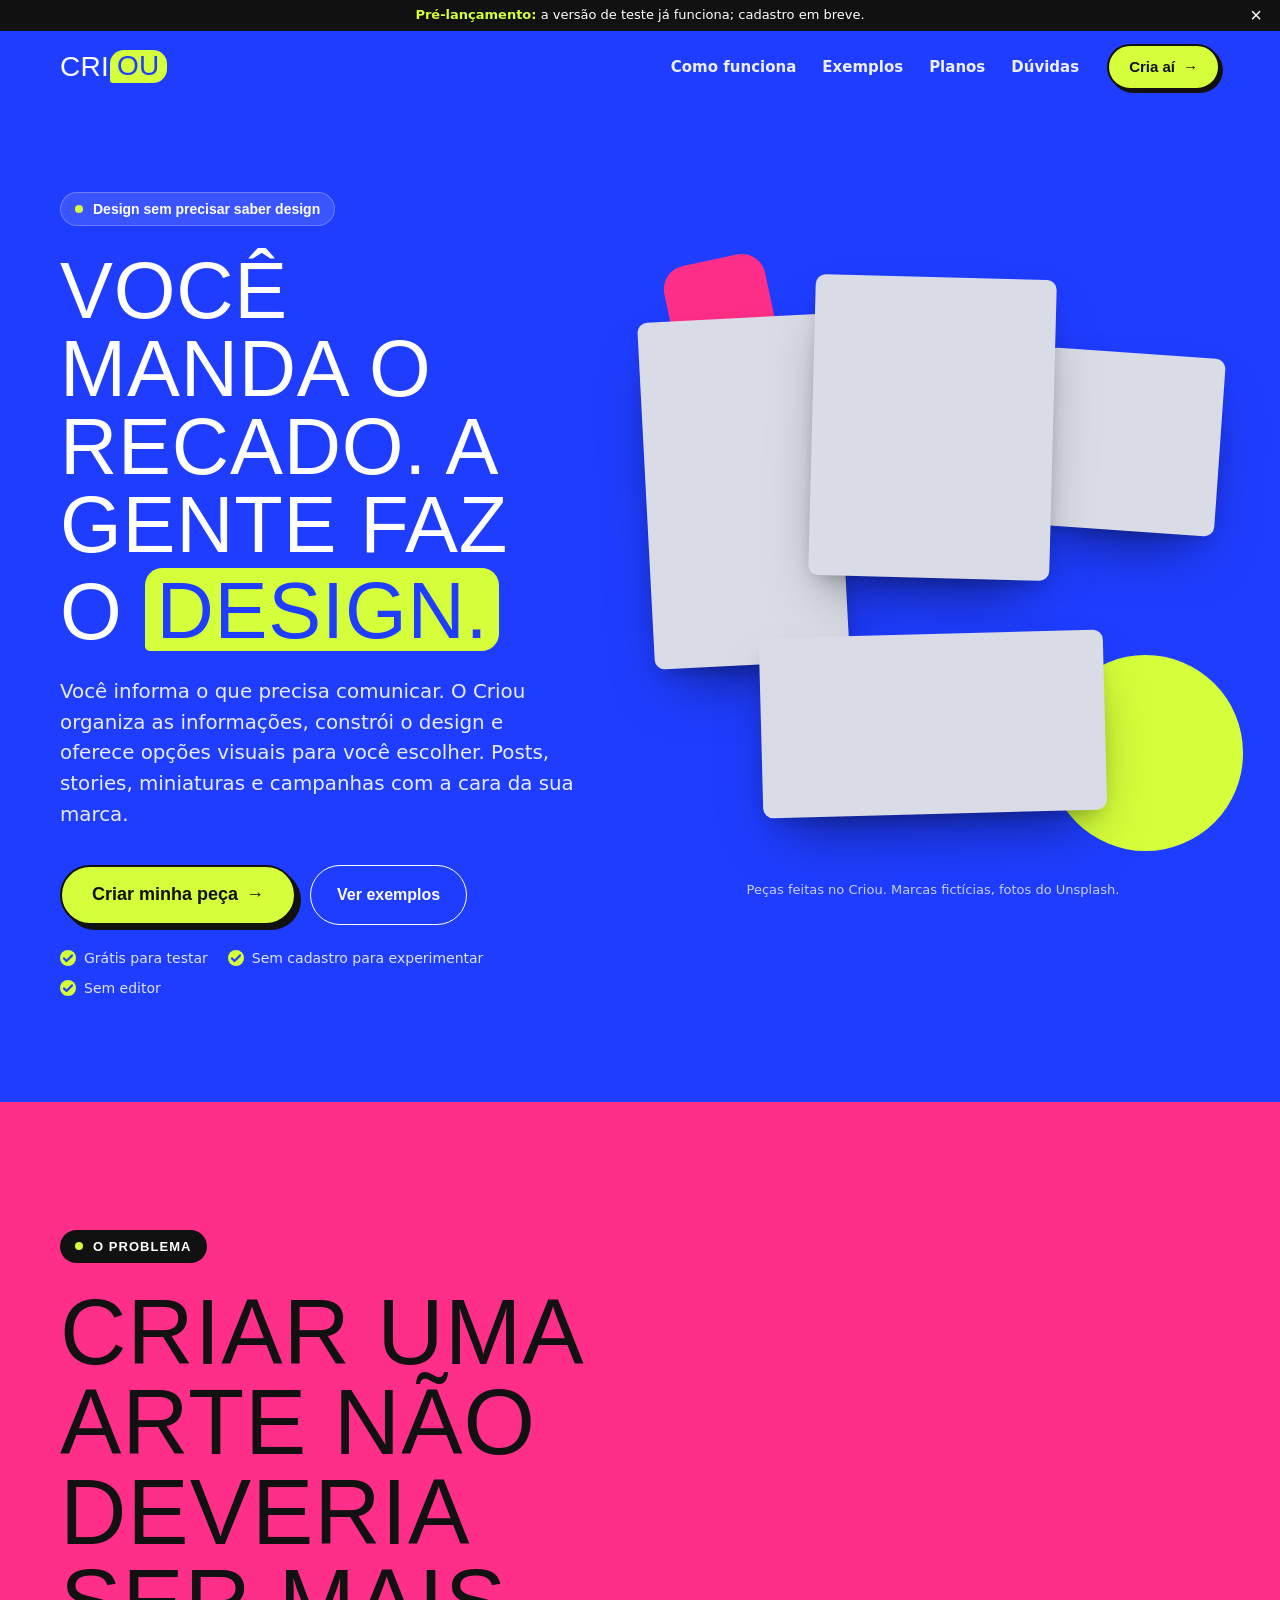
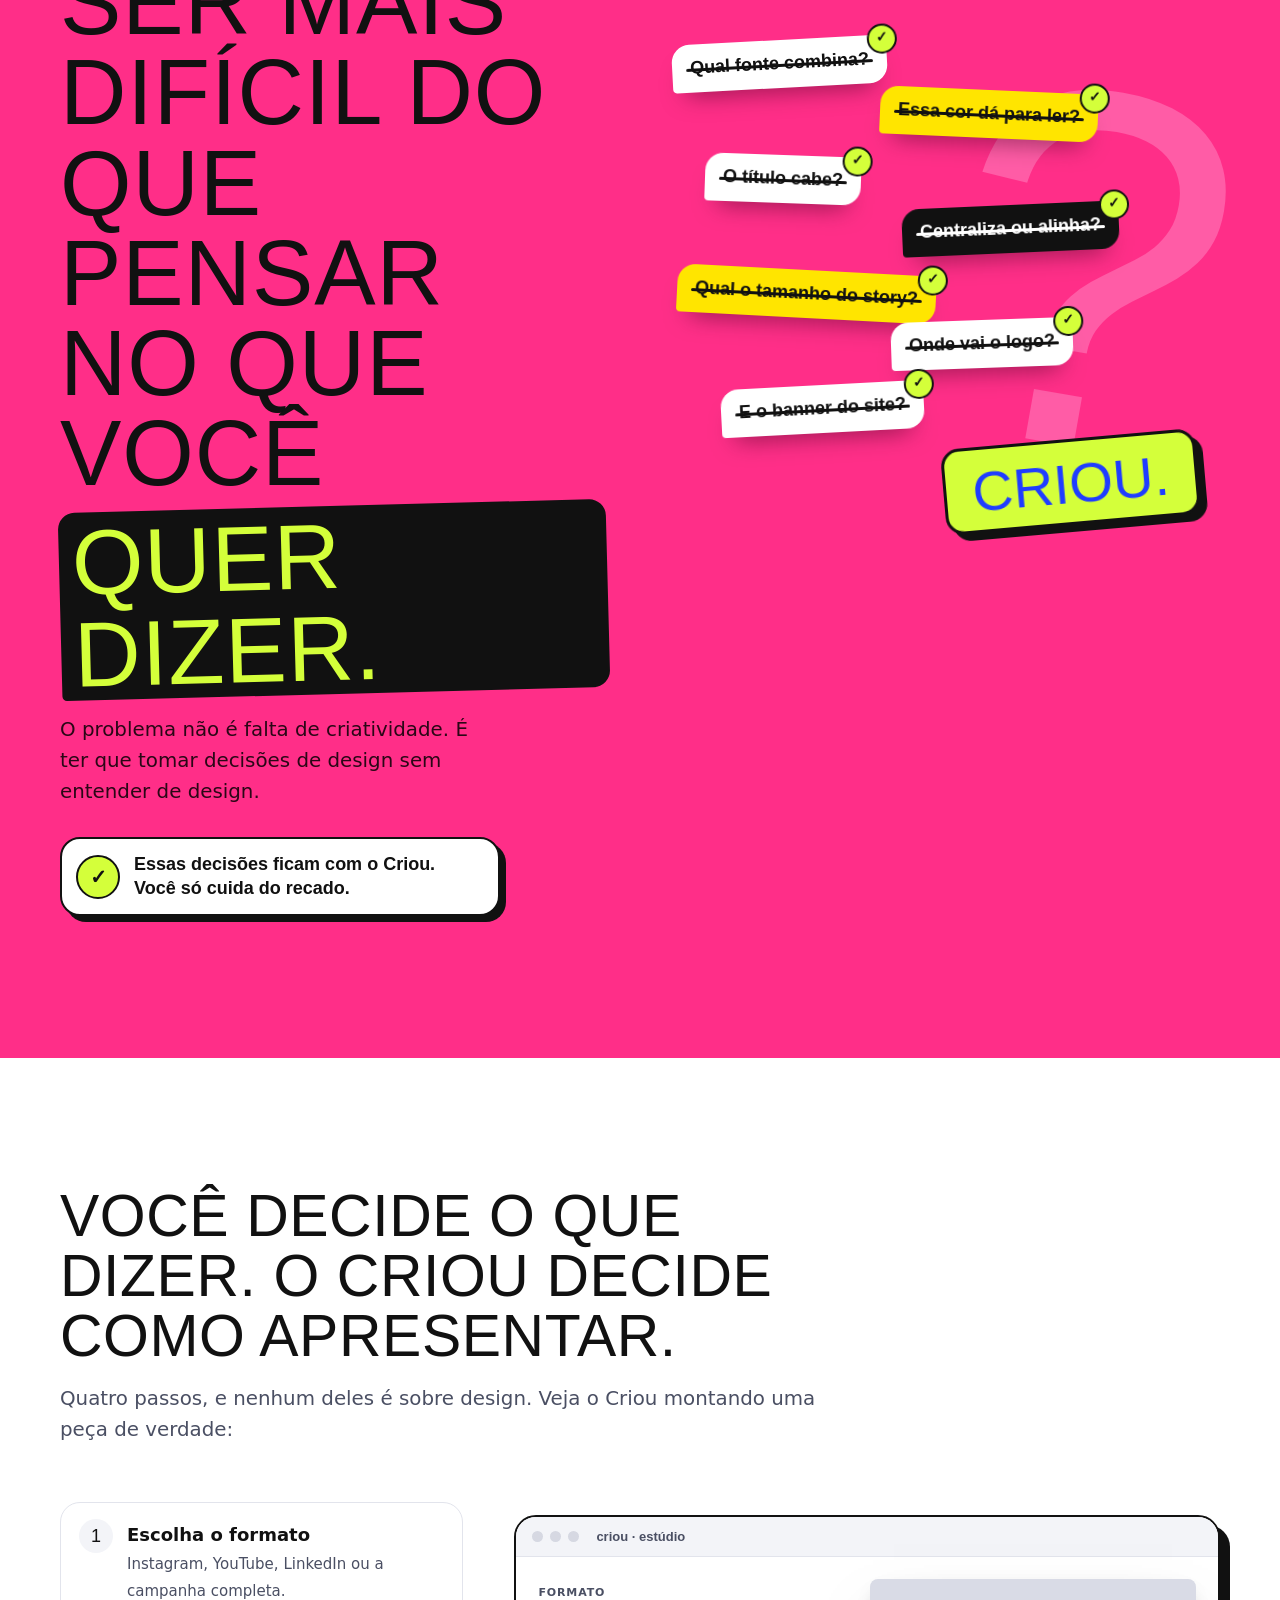
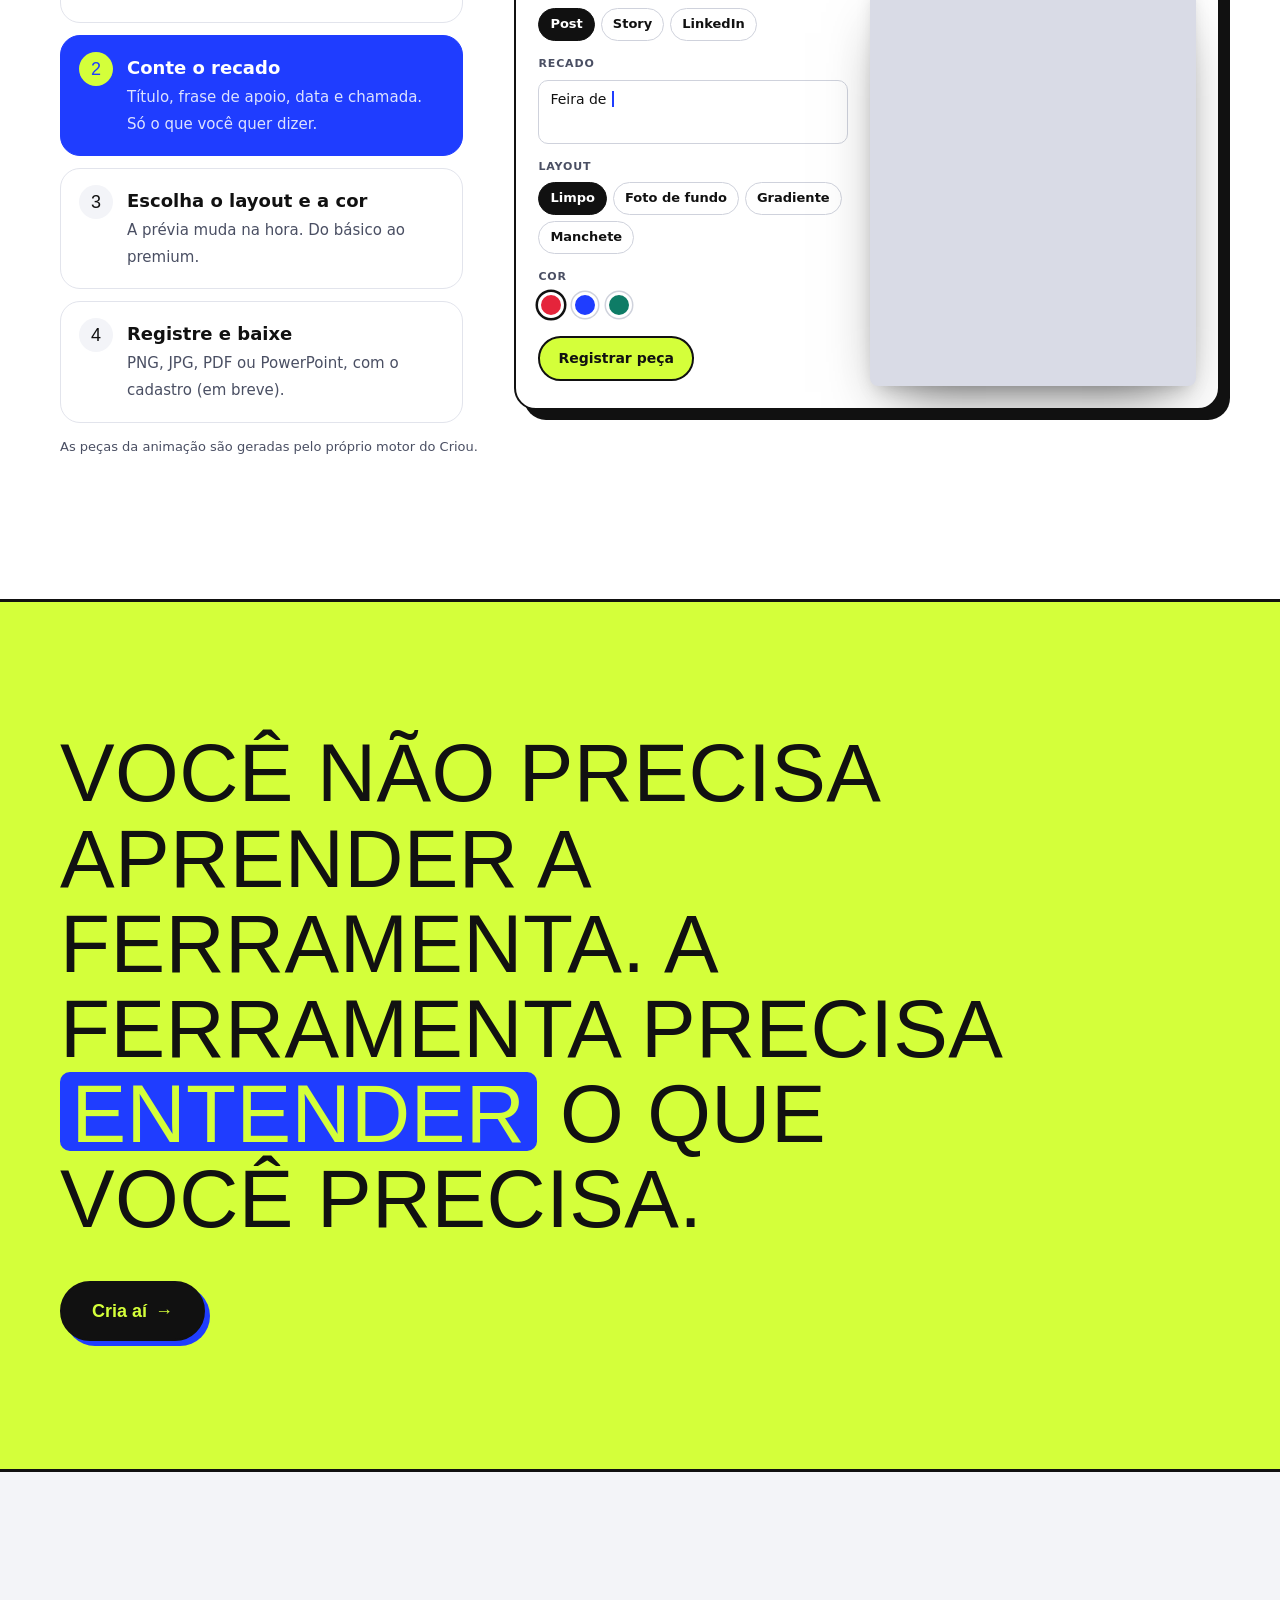
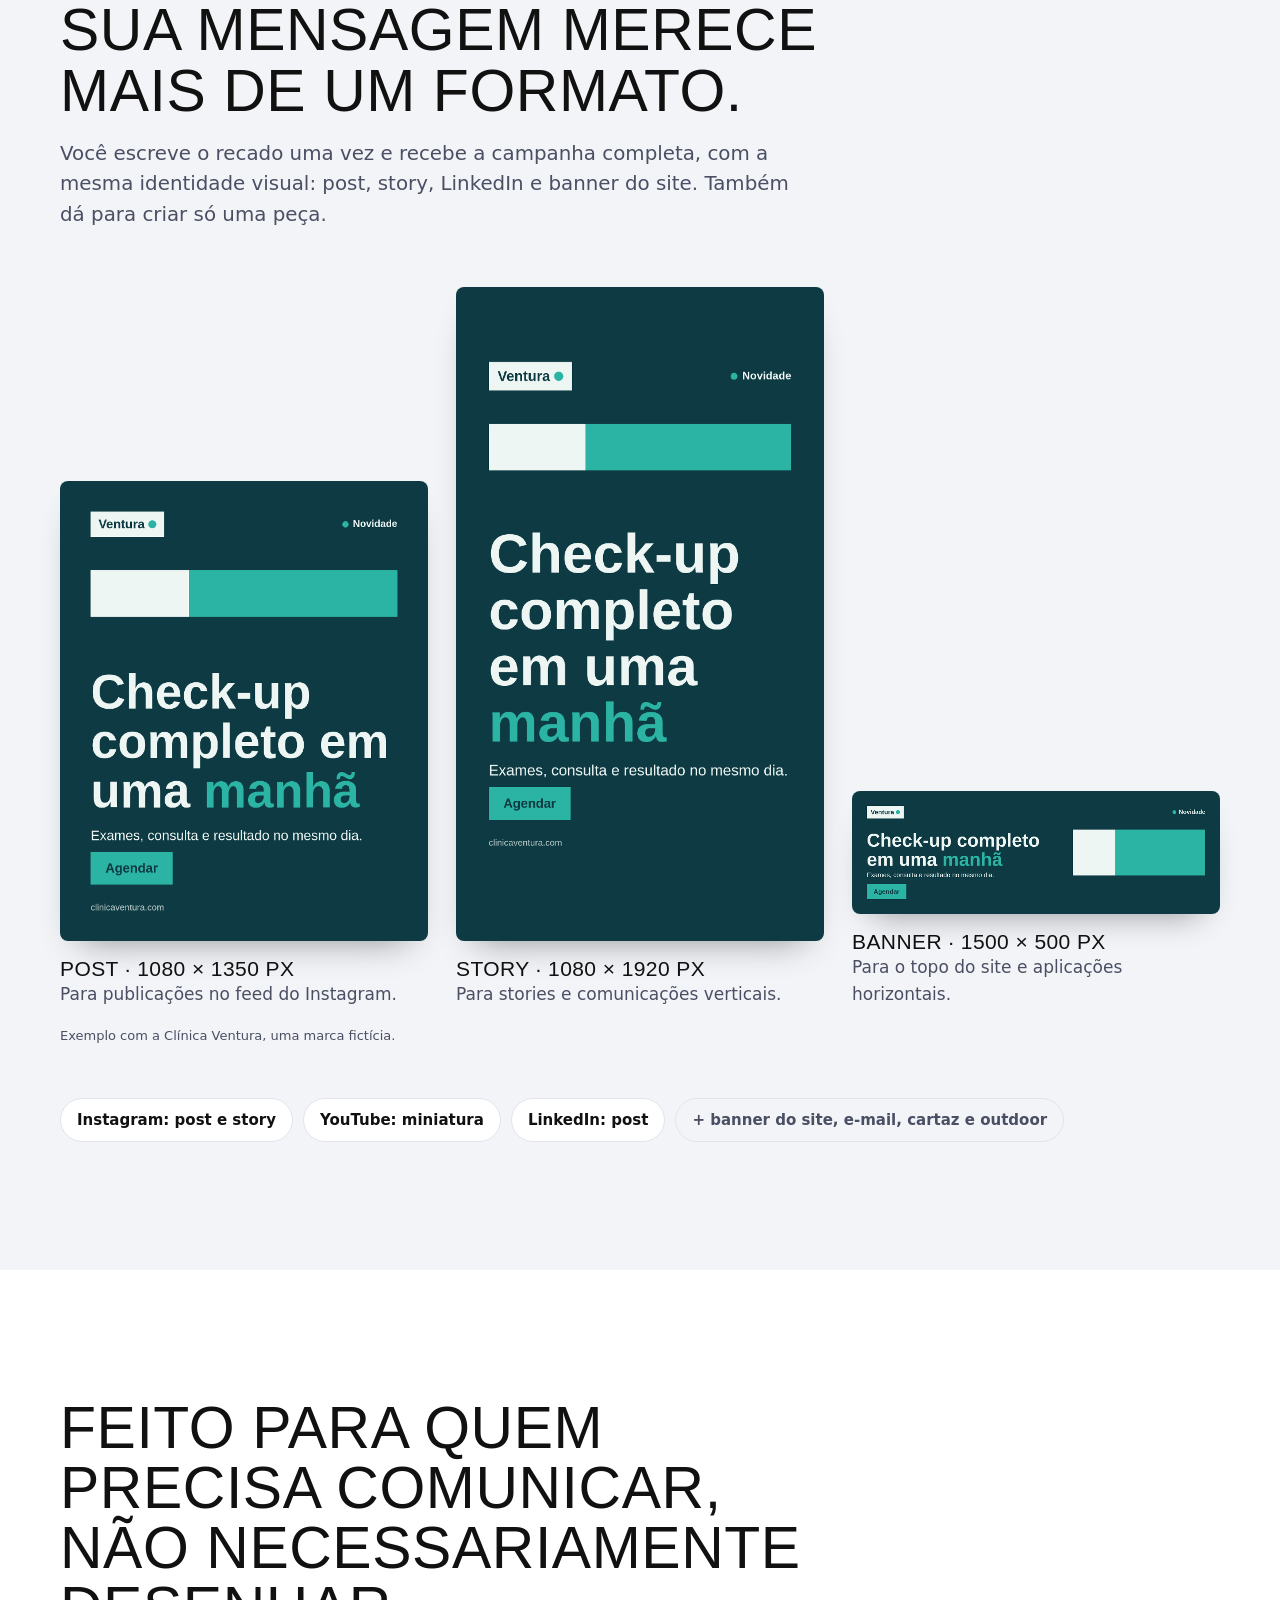
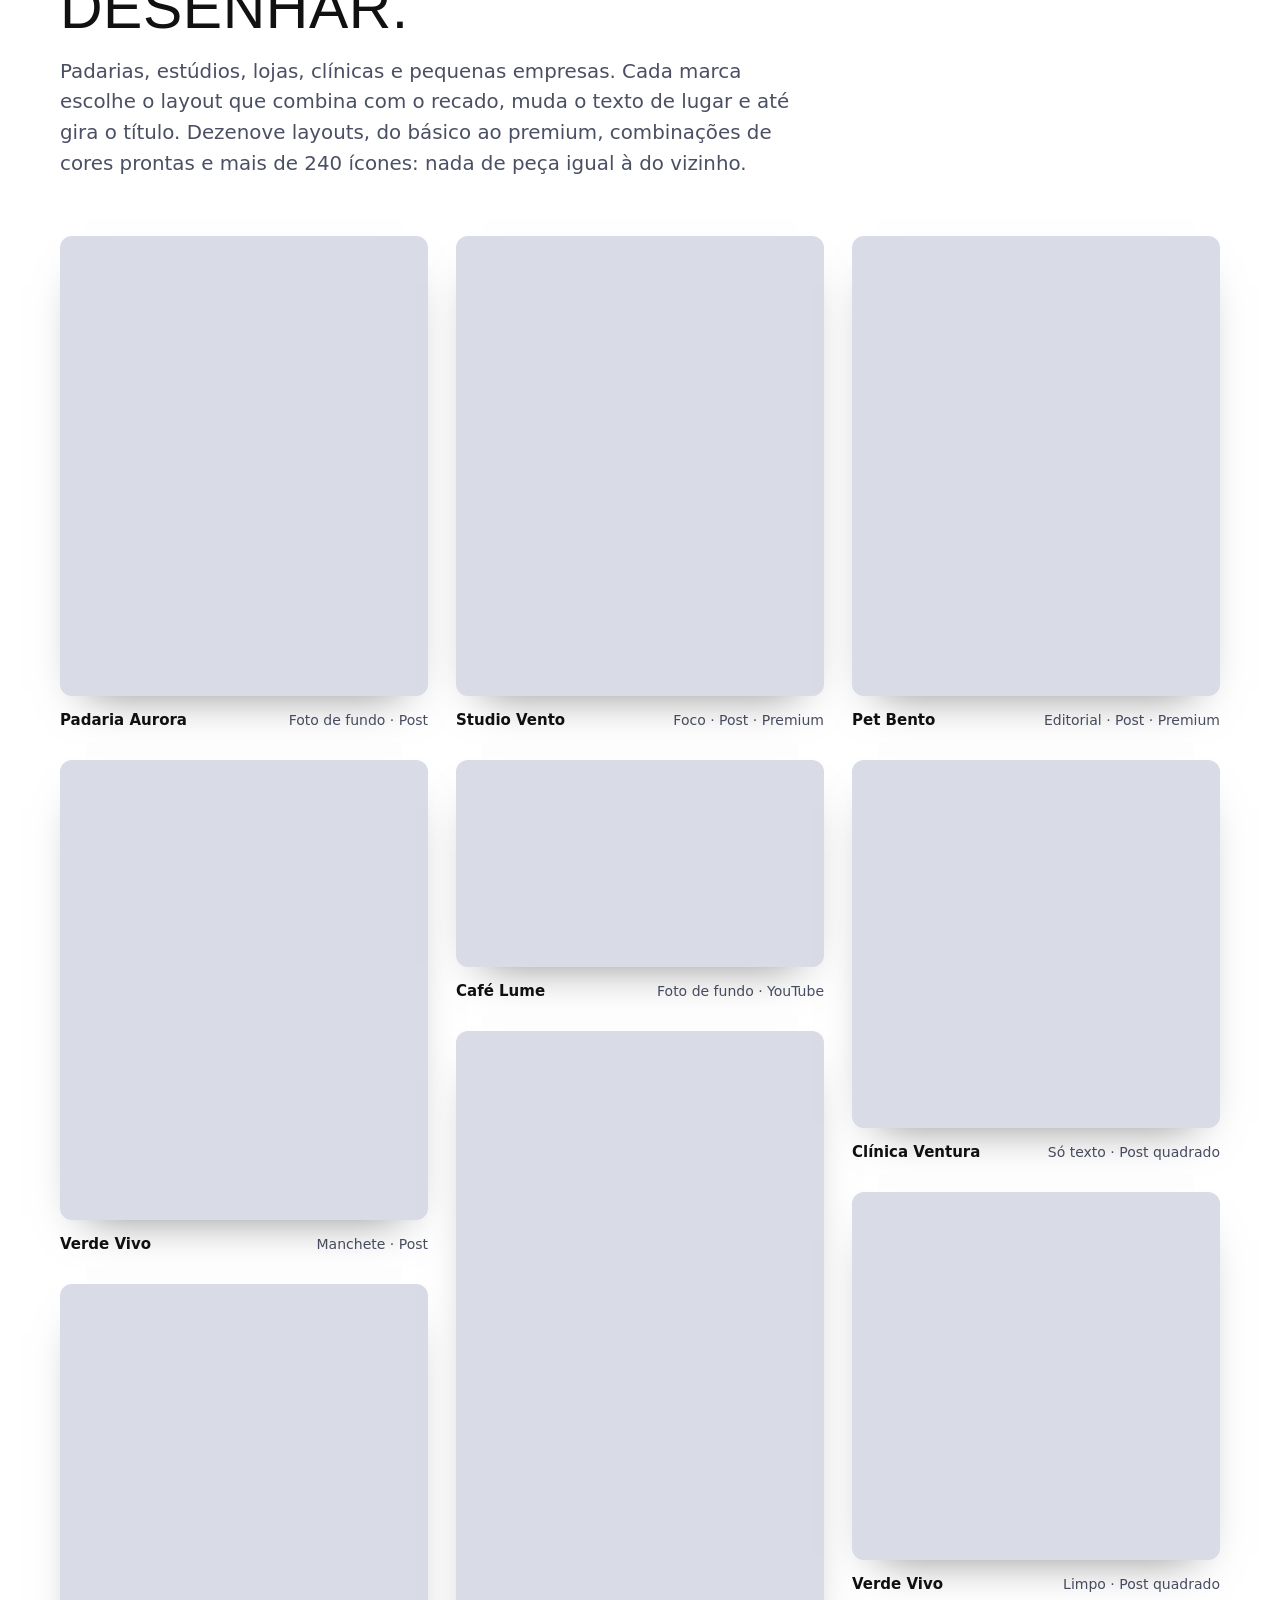
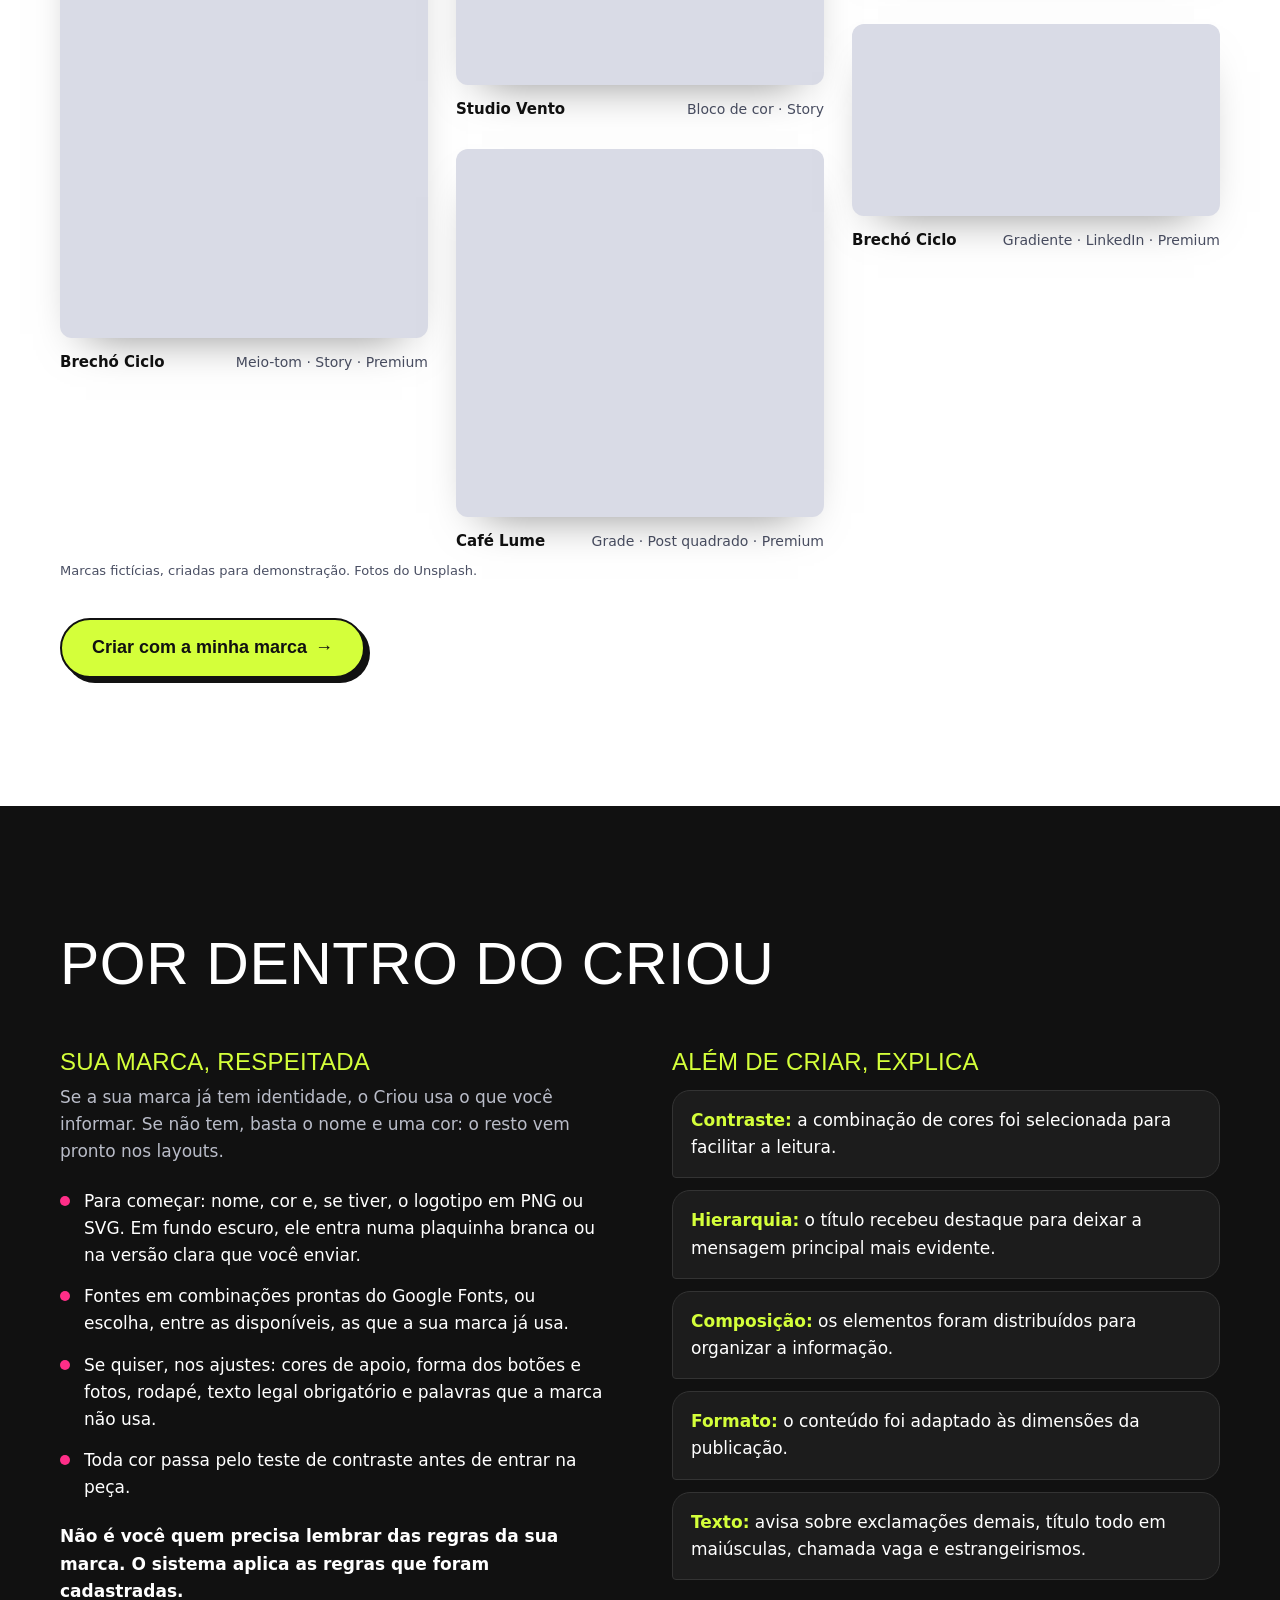
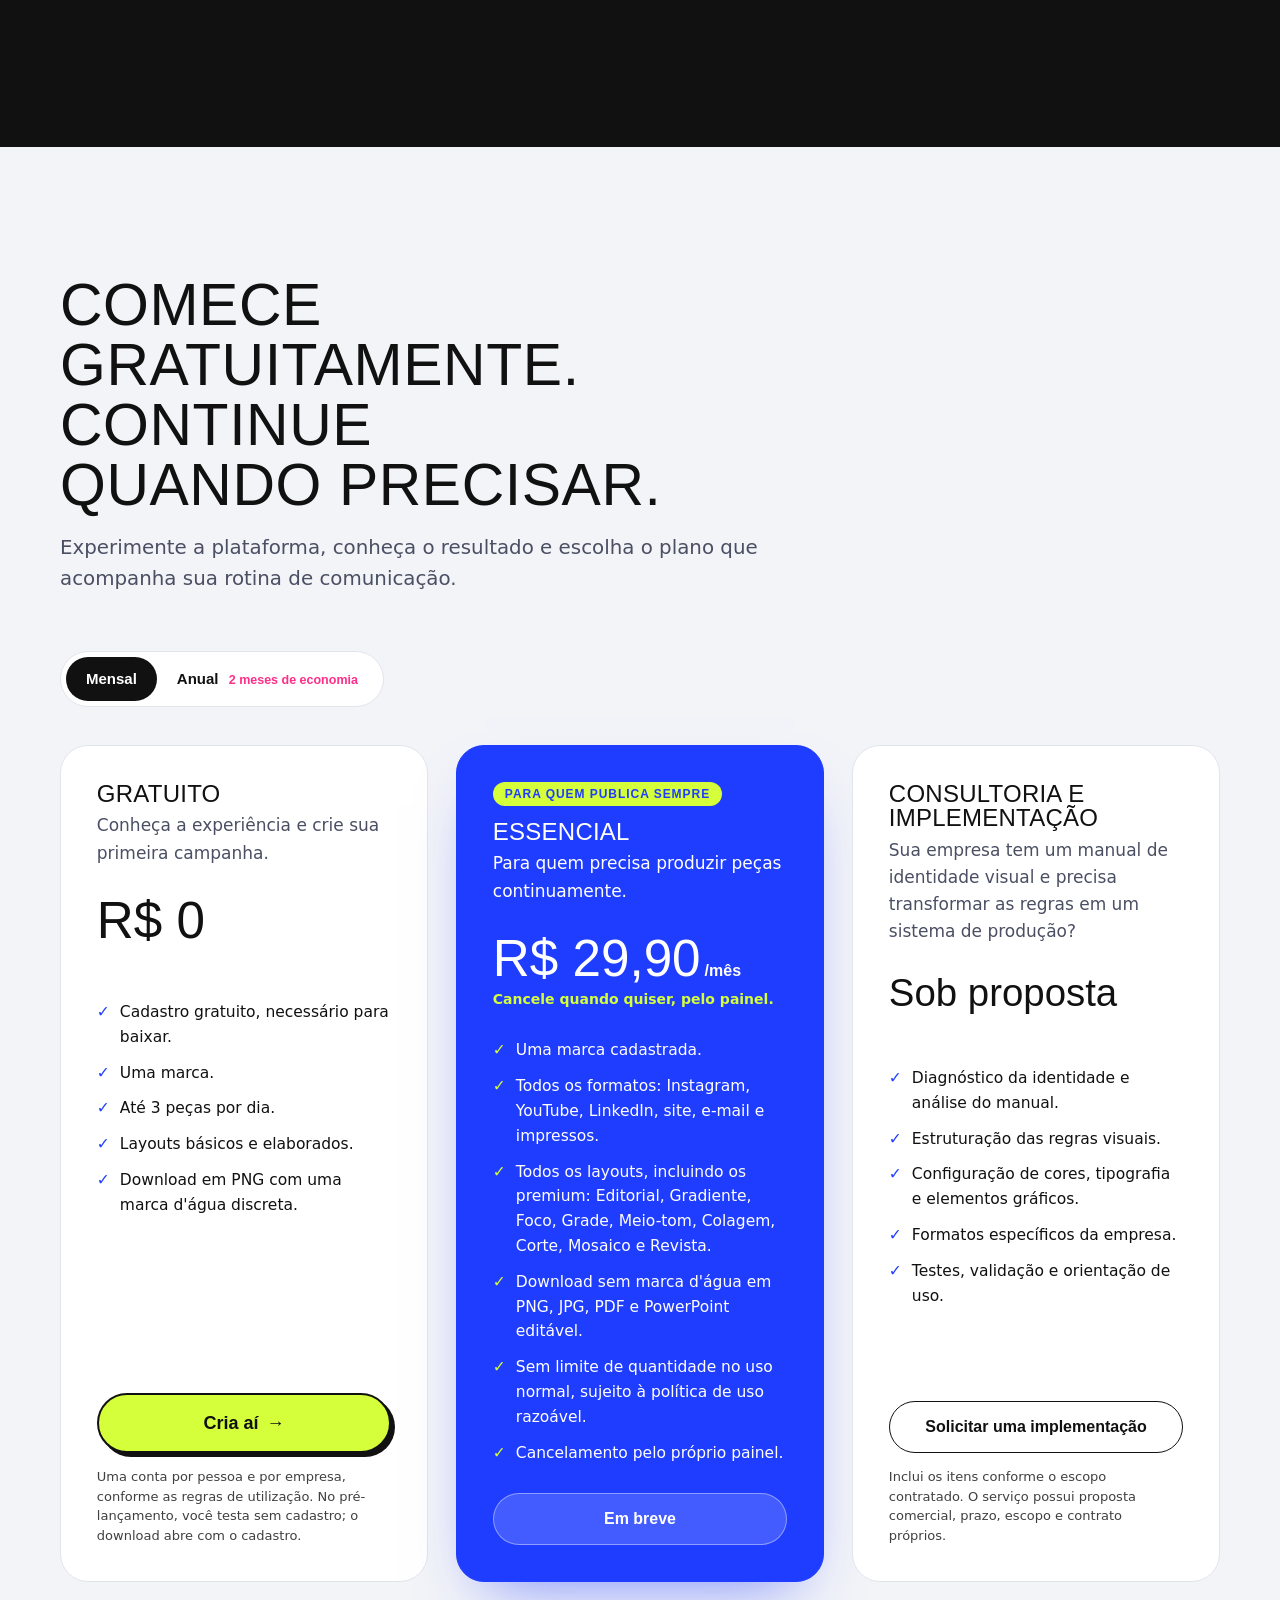
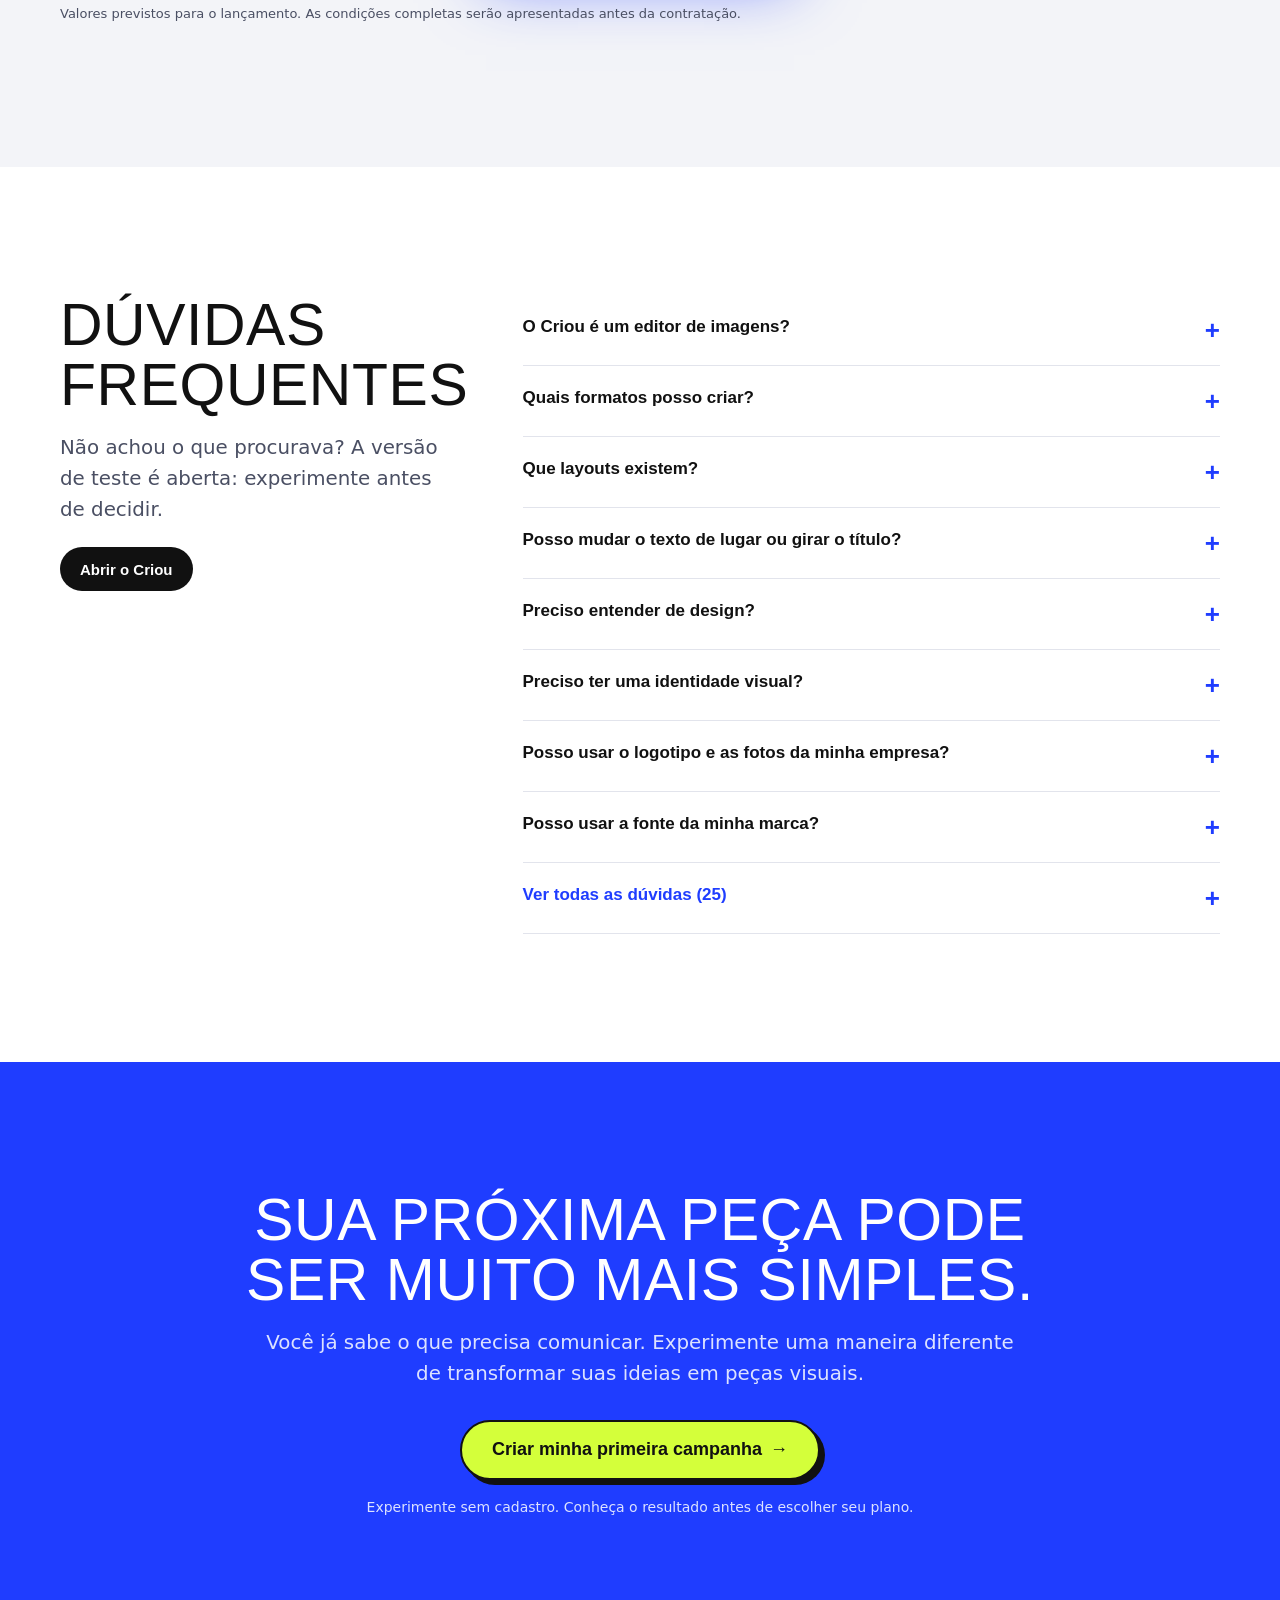
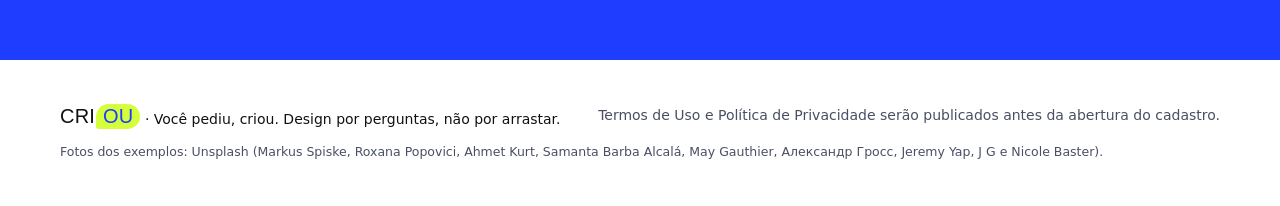
<file: index.html>
<!DOCTYPE html>
<html lang="pt-BR">
<head>
<meta charset="utf-8">
<meta http-equiv="Content-Security-Policy" content="default-src 'self'; script-src 'self' 'sha256-9AM6paihtnwQApjrUzBjeLBjvSbLAgLLjI2O3hOPSOw='; style-src 'self' 'unsafe-inline' https://fonts.googleapis.com; font-src 'self' https://fonts.gstatic.com data:; img-src 'self' data: blob: https://images.unsplash.com; connect-src 'self' https://fonts.googleapis.com https://fonts.gstatic.com https://images.unsplash.com data: blob:; frame-src 'self' blob: data:; worker-src 'self' blob:; object-src 'none'; base-uri 'none'; form-action 'self'">
<meta name="referrer" content="strict-origin-when-cross-origin">
<meta name="viewport" content="width=device-width, initial-scale=1">
<title>Criou · Design para redes sociais, sem editor</title>
<meta name="description" content="Posts, stories, miniaturas e campanhas com a cara da sua marca. Escreva o recado, escolha o layout e o Criou entrega a peça pronta, sem editor.">
<link rel="preconnect" href="https://fonts.googleapis.com">
<link rel="preconnect" href="https://images.unsplash.com">
<link href="https://fonts.googleapis.com/css2?family=Anton&family=Inter:wght@400;500;600;700;800&family=Bricolage+Grotesque:opsz,wght@12..96,800&family=Figtree:wght@400;500;600;700&family=Instrument+Serif:ital@1&family=DM+Serif+Display&family=Space+Grotesk:wght@500;700&family=Fredoka:wght@600;700&family=Nunito:wght@400;600;800&family=Archivo:wght@500;800&display=swap" rel="stylesheet">
<style>
/* VOICE: ousado e próximo ("Cria aí"), sem prometer o que o produto não faz.
   PICTURE: peças reais desenhadas pelo motor do Criou (marcas fictícias, fotos do Unsplash).
   COLOUR and TYPE: azul elétrico + ácido, pink, amarelo e preto; Anton + Inter.
   LAYOUT: faixas largas, uma ideia por seção, respiro generoso. */
:root{--ink:#111;--soft:#F3F4F8;--line:#E2E4EC;--mute:#4A4F63;--acc:#D4FF3A;--blue:#1F3DFF;--pink:#FF2E88;--yel:#FFE500;--r:28px;--gap:clamp(18px,2.2vw,28px)}
*{box-sizing:border-box;min-width:0}
html{scroll-padding-top:84px;-webkit-text-size-adjust:100%}
body{margin:0;background:#fff;color:var(--ink);font:17px/1.6 Inter,system-ui,sans-serif;overflow-x:clip}
h1,h2,h3{font-family:Anton,Inter,sans-serif;font-weight:400;text-transform:uppercase;letter-spacing:.01em;line-height:1.02;margin:0;text-wrap:balance}
h1{font-size:clamp(46px,6.2vw,92px);line-height:.98}
h2{font-size:clamp(36px,4.6vw,64px);margin-bottom:18px}
h3{font-size:24px;margin-bottom:10px}
p{margin:0 0 14px}
a{color:inherit}
.wm{font:400 28px/1 Anton,sans-serif;letter-spacing:.01em;text-transform:uppercase;display:inline-flex;align-items:center}
.wm b{font-weight:400;background:var(--acc);color:var(--blue);border-radius:14px 14px 14px 3px;padding:2px 7px 3px;margin-left:1px}
.wrap{max-width:1240px;margin:0 auto;padding:0 clamp(20px,4vw,40px)}
.band{padding:clamp(80px,10vw,140px) 0}
.intro{max-width:760px;margin-bottom:clamp(36px,4.5vw,56px)}
.dark{background:var(--ink);color:#fff}.dark .mute{color:#B9BCC8}
.blue{background:var(--blue);color:#fff}.blue .mute{color:#DCE2FF}
.pink{background:var(--pink);color:#111}.pink .mute{color:#3A0F22}
.soft{background:var(--soft)}
.mute{color:var(--mute)}
.lead{font-size:clamp(18px,1.55vw,21px);line-height:1.55;max-width:60ch}
.pre{background:var(--ink);color:#fff;font-size:13px;line-height:1.3;text-align:center;padding:7px 44px;position:relative}.pre[hidden]{display:none}.pre-x{position:absolute;right:8px;top:50%;transform:translateY(-50%);width:32px;height:32px;border:0;border-radius:50%;background:transparent;color:#fff;font-size:20px;line-height:1;cursor:pointer}.pre-x:hover{background:rgba(255,255,255,.15)}
/* Menu fixo calmo: o brilho e o pulso ficam só nos botões grandes do conteúdo */
.nav .btn.cta{animation:none}@media(max-width:600px){.so-largo{display:none}.pre{font-size:12.5px}}.nav .btn.cta::after{display:none}
.pre b{color:var(--acc)}
header.nav{position:sticky;top:0;z-index:20;background:var(--blue);color:#fff}
.nav .wrap{display:flex;align-items:center;gap:28px;min-height:72px}
.logo{text-decoration:none;display:flex;align-items:center;margin-right:auto;color:#fff}
.nav nav{display:flex;gap:26px}
.nav nav a{text-decoration:none;font-weight:600;font-size:15px;opacity:.92}
.nav nav a:hover{opacity:1;text-decoration:underline;text-underline-offset:5px}
.btn{display:inline-flex;align-items:center;justify-content:center;gap:8px;min-height:52px;padding:14px 26px;border-radius:999px;font:700 16px Inter,sans-serif;text-decoration:none;border:0;cursor:pointer;background:var(--ink);color:#fff;transition:transform .15s}
.btn:hover{transform:translateY(-1px)}
.btn.acc{background:var(--acc);color:var(--blue)}
.btn.ghost{background:transparent;color:inherit;border:1.5px solid currentColor}
.btn.sm{min-height:44px;padding:10px 20px;font-size:15px}
.btn[disabled]{opacity:.5;cursor:not-allowed;transform:none}
.btn:focus-visible,a:focus-visible,summary:focus-visible,button:focus-visible{outline:3px solid var(--pink);outline-offset:3px}

/* Topo */
.hero{background:var(--blue);color:#fff;padding:clamp(56px,7vw,96px) 0 clamp(72px,8vw,120px);overflow:hidden}
.hero .grid{display:grid;grid-template-columns:minmax(0,1fr) minmax(0,1.1fr);gap:clamp(40px,5vw,80px);align-items:center}
.eyebrow{display:inline-flex;align-items:center;gap:10px;font:700 14px Inter,sans-serif;background:rgba(255,255,255,.12);border:1px solid rgba(255,255,255,.25);padding:8px 14px;border-radius:999px;margin-bottom:26px}
.eyebrow i{width:8px;height:8px;border-radius:50%;background:var(--acc);display:block}
.hero h1 em{font-style:normal;background:var(--acc);color:var(--blue);border-radius:.22em .22em .22em .06em;padding:.04em .14em 0;display:inline-block;line-height:1;margin-top:.06em}
.hero .lead{color:#E9EDFF;margin-top:26px}
.ctas{display:flex;flex-wrap:wrap;gap:14px;margin:34px 0 22px}
.hero .btn.ghost{color:#fff}
.selos{display:flex;flex-wrap:wrap;gap:8px 20px;font-size:14px;color:#DCE2FF;list-style:none;padding:0;margin:0}
.selos li{display:flex;align-items:center;gap:8px}
.selos li::before{content:"";width:16px;height:16px;border-radius:50%;background:var(--acc) url("data:image/svg+xml,%3Csvg xmlns='http://www.w3.org/2000/svg' viewBox='0 0 16 16'%3E%3Cpath d='M4 8.5l2.5 2.5L12 5.5' fill='none' stroke='%231F3DFF' stroke-width='2.2' stroke-linecap='round' stroke-linejoin='round'/%3E%3C/svg%3E") center/100% no-repeat}
.mural{position:relative;aspect-ratio:1/1.02;width:100%}
.mural::before{content:"";position:absolute;right:-4%;bottom:2%;width:34%;aspect-ratio:1;border-radius:50%;background:var(--acc)}
.mural::after{content:"";position:absolute;left:4%;top:-3%;width:18%;aspect-ratio:1;background:var(--pink);border-radius:24px 24px 24px 6px;transform:rotate(-12deg)}
.peca{position:relative;overflow:hidden;border-radius:10px;background:#d9dbe6;box-shadow:0 30px 60px -24px rgba(0,0,0,.55),0 8px 18px -8px rgba(0,0,0,.25)}
.mural .peca{position:absolute;z-index:1}
.m-story{left:0;top:7%;width:34%;transform:rotate(-3deg)}
.m-post{left:29%;top:0;width:42%;transform:rotate(1.5deg);z-index:2!important}
.m-quad{right:0;top:13%;width:31%;transform:rotate(4deg)}
.m-link{left:20%;top:61%;width:60%;transform:rotate(-1.5deg);z-index:3!important}
.hero .cap{color:#C9D1FF;font-size:13px;margin-top:18px;text-align:center}
@media(prefers-reduced-motion:no-preference){.mural .peca{transition:transform .5s ease}.mural:hover .m-post{transform:rotate(0) translateY(-6px)}.mural:hover .m-story{transform:rotate(-5deg) translateX(-6px)}.mural:hover .m-quad{transform:rotate(6deg) translateX(6px)}}

/* Blocos comuns */
.card{background:#fff;border:1px solid var(--line);border-radius:var(--r);padding:clamp(24px,2.6vw,36px)}
.dark .card{background:#1C1C1C;border-color:#333}
.split{display:grid;grid-template-columns:minmax(0,1fr) minmax(0,1fr);gap:clamp(32px,5vw,80px);align-items:start}
.list{list-style:none;padding:0;margin:0;display:grid;gap:14px}
.list li{display:flex;gap:14px;align-items:baseline}
.list li::before{content:"";flex:none;width:10px;height:10px;border-radius:50%;background:var(--pink);transform:translateY(-1px)}
.cap{font-size:13px;color:var(--mute)}

/* Como funciona */
.two{display:grid;grid-template-columns:repeat(2,minmax(0,1fr));gap:var(--gap)}
.two .card h3{display:flex;justify-content:space-between;align-items:baseline;gap:12px;margin-bottom:22px}
.two .card h3 span{font:700 14px Inter,sans-serif;text-transform:none;letter-spacing:0;opacity:.75}
.two ol{margin:0;padding-left:24px;display:grid;gap:16px}
.two ol li b{display:block;font-size:17px}
.two ol li span{font-size:15.5px;opacity:.82}
.card.on{background:var(--blue);color:#fff;border-color:var(--blue)}
.quote{font:400 clamp(30px,3.4vw,46px)/1.08 Anton,sans-serif;text-transform:uppercase;letter-spacing:.01em;margin:clamp(48px,6vw,72px) 0 26px;max-width:28ch}
.quote em{font-style:normal;background:var(--pink);color:#111;padding:0 .15em;border-radius:6px}

/* Formatos */
.fmt{display:grid;grid-template-columns:repeat(3,minmax(0,1fr));gap:var(--gap);align-items:end}
.fmt figure{margin:0}
.fmt canvas{width:100%;height:auto;display:block;border-radius:8px;box-shadow:0 18px 34px -20px rgba(0,0,0,.45)}
.fmt figcaption{margin-top:16px}
.fmt figcaption b{display:block;font:400 21px Anton,sans-serif;text-transform:uppercase;letter-spacing:.02em}
.redes{display:flex;flex-wrap:wrap;gap:10px;margin-top:clamp(36px,4vw,52px)}
.redes span{background:#fff;border:1px solid var(--line);border-radius:999px;padding:9px 16px;font-weight:600;font-size:15px}
.redes span.extra{background:transparent;color:var(--mute)}

/* Exemplos */
.galeria{columns:3 300px;column-gap:var(--gap)}
.galeria figure{break-inside:avoid;margin:0 0 var(--gap)}
.galeria .peca{border-radius:12px;box-shadow:0 22px 44px -26px rgba(0,0,0,.5)}
.galeria figcaption{display:flex;justify-content:space-between;gap:12px;align-items:baseline;margin-top:12px;font-size:14px}
.galeria figcaption b{font-size:15px}
.galeria figcaption span{color:var(--mute);text-align:right}

/* Por dentro */
.why{display:grid;gap:12px}
.why div{background:#1C1C1C;border:1px solid #333;border-radius:18px 18px 18px 4px;padding:16px 18px}
.why b{color:var(--acc)}

/* Planos */
.periodo{display:inline-flex;background:#fff;border:1px solid var(--line);border-radius:999px;padding:5px;margin:0 0 clamp(28px,3vw,40px)}
.periodo button{border:0;background:transparent;font:700 15px Inter,sans-serif;padding:10px 20px;border-radius:999px;cursor:pointer;min-height:44px;color:var(--ink)}
.periodo button[aria-pressed=true]{background:var(--ink);color:#fff}
.periodo button small{font-weight:700;color:var(--pink);margin-left:6px}
.periodo button[aria-pressed=true] small{color:var(--acc)}
.plans{display:grid;grid-template-columns:repeat(3,minmax(0,1fr));gap:var(--gap);align-items:stretch}
.plan{display:flex;flex-direction:column;background:#fff;border:1px solid var(--line);border-radius:var(--r);padding:clamp(28px,2.8vw,40px)}
.plan.hi{background:var(--blue);color:#fff;border-color:var(--blue);box-shadow:0 30px 60px -30px rgba(31,61,255,.6)}
.plan .tag{align-self:flex-start;font:800 12px Inter,sans-serif;text-transform:uppercase;letter-spacing:.08em;background:var(--acc);color:var(--blue);border-radius:999px;padding:5px 12px;margin-bottom:14px}
.plan h3{margin-bottom:6px}
.plan .price{font:400 clamp(44px,4vw,56px)/1 Anton,sans-serif;margin:14px 0 4px;white-space:nowrap}
.plan .price small{font:600 16px Inter,sans-serif;margin-left:4px}
.plan .eco{font-size:14px;font-weight:700;min-height:22px;margin:0 0 10px}
.plan.hi .eco{color:var(--acc)}
.plan ul{margin:18px 0 28px;padding:0;list-style:none;display:grid;gap:11px;font-size:15.5px}
.plan ul li{display:flex;gap:10px;align-items:baseline}
.plan ul li::before{content:"✓";font-weight:800;color:var(--blue);flex:none}
.plan.hi ul li::before{color:var(--acc)}
.plan .btn{margin-top:auto;width:100%}
.plan.hi .btn[disabled]{background:rgba(255,255,255,.16);color:#fff;opacity:1;border:1.5px solid rgba(255,255,255,.4)}
.plan .note{font-size:13px;margin:14px 0 0;opacity:.8;line-height:1.5}

/* Dúvidas */
.faq-grid{display:grid;grid-template-columns:minmax(0,.8fr) minmax(0,1.4fr);gap:clamp(32px,5vw,80px);align-items:start}
.faq details{border-bottom:1px solid var(--line);padding:4px 0}
.faq summary{cursor:pointer;font:700 17px Inter,sans-serif;padding:18px 0;list-style:none;display:flex;justify-content:space-between;gap:16px}
.faq summary::-webkit-details-marker{display:none}
.faq summary::after{content:"+";color:var(--blue);font-size:26px;line-height:1;font-weight:700}
.faq details[open] summary::after{content:"–"}
.faq details p{max-width:68ch;color:var(--mute);padding-bottom:10px}
.more>summary{color:var(--blue)}

footer{padding:44px 0;font-size:14px}
footer .wrap{display:flex;flex-wrap:wrap;gap:12px 32px;justify-content:space-between}

@media(max-width:980px){.hero .grid,.split,.faq-grid{grid-template-columns:minmax(0,1fr)}.plans{grid-template-columns:minmax(0,1fr);max-width:560px}.mural{max-width:640px;margin:0 auto}}
@media(max-width:860px){.two{grid-template-columns:minmax(0,1fr)}.nav nav{display:none}}
@media(max-width:600px){.fmt{grid-template-columns:minmax(0,1fr) minmax(0,1fr)}.fmt figure:last-child{grid-column:1/-1}body{font-size:16px}.ctas .btn{flex:1 1 auto}.galeria{columns:2 150px}.galeria figcaption{flex-direction:column;gap:2px}.galeria figcaption span{text-align:left}}

/* Botões de chamada: destaque */
.btn.cta{--sd:5px 5px 0 var(--ink);--halo:214,255,61;position:relative;overflow:hidden;isolation:isolate;background:var(--acc);color:var(--ink);border:2.5px solid var(--ink);box-shadow:var(--sd);min-height:60px;padding:16px 30px;font-size:18px;font-weight:800;transition:transform .15s,box-shadow .15s;animation:cta-pulso 2.6s ease-out infinite}
.btn.cta::after{content:"";position:absolute;inset:-2px;z-index:-1;pointer-events:none;background:linear-gradient(110deg,transparent 30%,rgba(255,255,255,.8) 48%,rgba(255,255,255,.2) 56%,transparent 70%);transform:translateX(-120%);animation:cta-brilho 3.2s ease-in-out infinite}
.btn.cta span{display:inline-block;transition:transform .2s}
.btn.cta:hover{--sd:7px 7px 0 var(--ink);transform:translate(-2px,-2px)}
.btn.cta:hover span{transform:translateX(4px)}
.btn.cta:active{--sd:2px 2px 0 var(--ink);transform:translate(3px,3px)}
.btn.cta.sm{--sd:3px 3px 0 var(--ink);min-height:46px;padding:10px 20px;font-size:15px;border-width:2px}
.btn.cta.sm:hover{--sd:5px 5px 0 var(--ink)}
.btn.cta.escuro{--sd:5px 5px 0 var(--blue);background:var(--ink);color:var(--acc);border-color:var(--ink)}
.btn.cta.escuro::after{background:linear-gradient(110deg,transparent 30%,rgba(214,255,61,.35) 48%,transparent 66%)}
.btn.cta.escuro:hover{--sd:7px 7px 0 var(--blue)}
.plan .btn.cta{--sd:4px 4px 0 var(--ink)}
@keyframes cta-brilho{0%{transform:translateX(-120%)}55%,100%{transform:translateX(120%)}}
@keyframes cta-pulso{0%{box-shadow:var(--sd),0 0 0 0 rgba(var(--halo),.75)}70%,100%{box-shadow:var(--sd),0 0 0 14px rgba(var(--halo),0)}}
@media(prefers-reduced-motion:reduce){.btn.cta,.btn.cta::after{animation:none}.btn.cta::after{display:none}}

/* Seção rosa: decisões que somem */
.problema{align-items:center}
.pink{position:relative;overflow:hidden}
.selo-rosa{display:inline-flex;align-items:center;gap:10px;font:800 13px Inter,sans-serif;letter-spacing:.08em;text-transform:uppercase;background:var(--ink);color:#fff;padding:9px 15px;border-radius:999px;margin-bottom:24px}
.selo-rosa i{width:8px;height:8px;border-radius:50%;background:var(--acc);display:block}
.problema h2{max-width:16ch;margin-bottom:22px;font-size:clamp(46px,7.6vw,92px);line-height:.98}
.problema h2 em{font-style:normal;background:var(--ink);color:var(--acc);border-radius:.18em .18em .18em .05em;padding:.04em .14em 0;display:inline-block;line-height:1;margin-top:.08em;transform:rotate(-1.5deg)}
.problema .lead{max-width:34ch;color:#2A0716}
.resposta{display:flex;align-items:center;gap:14px;margin-top:30px;background:#fff;color:var(--ink);border:2.5px solid var(--ink);box-shadow:6px 6px 0 var(--ink);border-radius:20px;padding:14px 20px 14px 14px;max-width:440px}
.resposta b{width:44px;height:44px;border-radius:50%;background:var(--acc);border:2.5px solid var(--ink);display:grid;place-items:center;font:900 20px/1 Inter,sans-serif;flex:none}
.resposta span{font:800 18px/1.3 Inter,sans-serif}
.duvidas{position:relative;min-height:500px}
.duvidas::before{content:"?";position:absolute;right:-2%;top:50%;transform:translateY(-52%) rotate(10deg);font:400 clamp(380px,40vw,560px)/1 Anton,sans-serif;color:#FF5CA6;pointer-events:none;z-index:0}
.duvidas span{position:absolute;z-index:1;font:800 clamp(15px,1.45vw,18px)/1.2 Inter,sans-serif;background:#fff;color:var(--ink);padding:13px 18px;border-radius:18px 18px 18px 4px;box-shadow:0 16px 24px -14px rgba(60,0,30,.6);white-space:nowrap;rotate:var(--r,0deg)}
.duvidas span:not(.ok)::after{content:"";position:absolute;left:14px;right:14px;top:50%;height:3px;background:currentColor;transform:scaleX(0);transform-origin:left;border-radius:3px}
.duvidas span:not(.ok)::before{content:"✓";position:absolute;right:-11px;top:-11px;width:26px;height:26px;border-radius:50%;background:var(--acc);color:var(--ink);border:2px solid var(--ink);font:900 14px/22px Inter,sans-serif;text-align:center;transform:scale(0)}
.duvidas .d1{left:0;top:2%;--r:-3deg}
.duvidas .d2{left:38%;top:12%;--r:2.5deg;background:var(--yel)}
.duvidas .d3{left:6%;top:25%;--r:2deg}
.duvidas .d4{left:42%;top:35%;--r:-2.5deg;background:var(--ink);color:#fff}
.duvidas .d5{left:1%;top:48%;--r:3deg;background:var(--yel)}
.duvidas .d6{left:40%;top:58%;--r:-2deg}
.duvidas .d7{left:9%;top:71%;--r:-3deg}
.duvidas .d8{right:4%;bottom:1%;background:var(--acc);color:var(--blue);font:400 clamp(40px,4.4vw,60px)/1 Anton,sans-serif;text-transform:uppercase;padding:14px 26px 10px;border:3px solid var(--ink);border-radius:18px;box-shadow:7px 7px 0 var(--ink);--r:-5deg;transform:scale(.6);opacity:0}
.duvidas.vivo span:not(.ok)::after{animation:risca .4s ease forwards}
.duvidas.vivo span:not(.ok)::before{animation:marca .35s cubic-bezier(.3,1.7,.5,1) forwards}
.duvidas.vivo span:not(.ok){animation:flutua 5s ease-in-out infinite alternate}
.duvidas.vivo .d1::after{animation-delay:.15s}.duvidas.vivo .d1::before{animation-delay:.45s}
.duvidas.vivo .d2::after{animation-delay:.4s}.duvidas.vivo .d2::before{animation-delay:.7s}
.duvidas.vivo .d3::after{animation-delay:.65s}.duvidas.vivo .d3::before{animation-delay:.95s}
.duvidas.vivo .d4::after{animation-delay:.9s}.duvidas.vivo .d4::before{animation-delay:1.2s}
.duvidas.vivo .d5::after{animation-delay:1.15s}.duvidas.vivo .d5::before{animation-delay:1.45s}
.duvidas.vivo .d6::after{animation-delay:1.4s}.duvidas.vivo .d6::before{animation-delay:1.7s}
.duvidas.vivo .d7::after{animation-delay:1.65s}.duvidas.vivo .d7::before{animation-delay:1.95s}
.duvidas.vivo .d2,.duvidas.vivo .d5{animation-delay:-1.6s}.duvidas.vivo .d3,.duvidas.vivo .d6{animation-delay:-3.2s}.duvidas.vivo .d4,.duvidas.vivo .d7{animation-delay:-4.4s}
.duvidas.vivo .d8{animation:surge .55s cubic-bezier(.3,1.6,.5,1) 2.3s forwards}
@keyframes risca{to{transform:scaleX(1)}}
@keyframes marca{to{transform:scale(1)}}
@keyframes flutua{from{translate:0 0}to{translate:0 -6px}}
@keyframes surge{to{opacity:1;transform:scale(1)}}
@media(prefers-reduced-motion:reduce){.duvidas span:not(.ok)::after{transform:scaleX(1)}.duvidas span:not(.ok)::before{transform:scale(1)}.duvidas .d8{opacity:1;transform:none}.duvidas.vivo *,.duvidas.vivo *::before,.duvidas.vivo *::after{animation:none!important}}
@media(max-width:960px){.duvidas{min-height:470px;margin-top:10px}}

/* Como funciona: demonstração animada */
.demo{display:grid;grid-template-columns:minmax(0,.8fr) minmax(0,1.4fr);gap:clamp(28px,4vw,56px);align-items:center}
.passos{list-style:none;padding:0;margin:0;display:grid;gap:12px;counter-reset:p}
.passos li{counter-increment:p;position:relative;padding:18px 20px 18px 66px;border:1.5px solid var(--line);border-radius:20px;transition:background .3s,border-color .3s,color .3s}
.passos li::before{content:counter(p);position:absolute;left:18px;top:16px;width:34px;height:34px;border-radius:50%;background:var(--soft);font:400 18px/34px Anton,sans-serif;text-align:center}
.passos li b{display:block;font-size:18px}
.passos li span{font-size:15px;color:var(--mute)}
.passos li.on{background:var(--blue);border-color:var(--blue);color:#fff}
.passos li.on span{color:#DCE2FF}
.passos li.on::before{background:var(--acc);color:var(--blue)}
.estudio{background:#fff;border:2px solid var(--ink);border-radius:22px;box-shadow:10px 10px 0 var(--ink);overflow:hidden}
.est-barra{display:flex;align-items:center;gap:7px;padding:12px 16px;border-bottom:1.5px solid var(--line);background:var(--soft)}
.est-barra i{width:11px;height:11px;border-radius:50%;background:#d6d8e2}
.est-barra span{margin-left:10px;font:700 13px Inter,sans-serif;color:var(--mute)}
.est-corpo{display:grid;grid-template-columns:minmax(0,1fr) minmax(0,1.05fr);gap:22px;padding:22px;align-items:center}
.est-form small{display:block;font-size:11px;font-weight:800;text-transform:uppercase;letter-spacing:.08em;color:var(--mute);margin:14px 0 7px}
.est-form small:first-child{margin-top:0}
.est-chips{display:flex;flex-wrap:wrap;gap:6px}
.est-chips em{font-style:normal;font-size:13px;font-weight:600;border:1.5px solid #cfd2dc;border-radius:999px;padding:5px 11px;transition:all .25s}
.est-chips em.on,.est-chips em.f-on{background:var(--ink);color:#fff;border-color:var(--ink)}
.est-campo{min-height:64px;border:1.5px solid #cfd2dc;border-radius:10px;padding:9px 11px;font-size:14px;line-height:1.35}
.est-campo .cursor{display:inline-block;width:2px;height:16px;background:var(--blue);vertical-align:-3px;margin-left:1px;animation:pisca 1s steps(1) infinite}
@keyframes pisca{50%{opacity:0}}
.est-cores{display:flex;gap:8px}
.est-cores i{width:26px;height:26px;border-radius:50%;border:3px solid #fff;box-shadow:0 0 0 1.5px #cfd2dc;transition:box-shadow .25s}
.est-cores i.on{box-shadow:0 0 0 2.5px var(--ink)}
.est-btn{margin-top:18px;display:inline-block;background:var(--acc);border:2px solid var(--ink);border-radius:999px;font-weight:800;font-size:14px;padding:9px 18px;transition:transform .2s}
.est-btn.on{transform:scale(.94);background:var(--ink);color:var(--acc)}
.est-palco{position:relative;aspect-ratio:1080/1350}
.est-palco .camada{position:absolute;inset:0;opacity:0;transition:opacity .6s ease;border-radius:8px}
.est-palco .camada.on{opacity:1}
.est-ok{position:absolute;right:-8px;bottom:-10px;background:var(--acc);border:2px solid var(--ink);border-radius:999px;font-weight:800;font-size:14px;padding:6px 14px;opacity:0;transform:scale(.6);transition:all .35s cubic-bezier(.3,1.6,.5,1)}
.est-ok.on{opacity:1;transform:scale(1)}

/* Frase em destaque */
.frase{background:var(--acc);padding:clamp(80px,10vw,140px) 0;border-top:3px solid var(--ink);border-bottom:3px solid var(--ink)}
.frase p{font:400 clamp(40px,6.4vw,96px)/1.04 Anton,sans-serif;text-transform:uppercase;letter-spacing:.005em;color:var(--ink);margin:0 0 40px;max-width:21ch;text-wrap:balance}
.frase em{font-style:normal;background:var(--blue);color:var(--acc);padding:.06em .14em 0;border-radius:.12em;display:inline-block;line-height:.9}
@media(max-width:980px){.demo{grid-template-columns:minmax(0,1fr)}.passos{grid-template-columns:1fr 1fr}}
@media(max-width:600px){.passos{grid-template-columns:1fr}.est-corpo{grid-template-columns:1fr}.est-form{display:none}.duvidas{min-height:0;display:flex;flex-wrap:wrap;gap:16px 12px;padding-top:12px}.duvidas::before{font-size:300px;right:-14%}.duvidas span{position:static;font-size:15px;padding:11px 14px}.duvidas .d8{margin:12px 0 0 auto;font-size:44px}.resposta b{width:38px;height:38px;font-size:17px}.resposta span{font-size:16px}}

.pular-conteudo{position:absolute;left:12px;top:-60px;z-index:100;background:#111;color:#fff;padding:12px 18px;border-radius:999px;font-weight:700;text-decoration:none}.pular-conteudo:focus{top:12px}
</style>
</head>
<body>
<a class="pular-conteudo" href="#topo">Pular para o conteúdo</a>
<div class="pre" id="pre"><span><b>Pré-lançamento:</b> <span class="so-largo">a versão de teste já funciona; </span>cadastro em breve.</span><button type="button" class="pre-x" id="pre-x" aria-label="Fechar aviso">×</button></div>
<header class="nav"><div class="wrap">
  <a class="logo" href="#topo" aria-label="Criou, início"><span class="wm">cri<b>ou</b></span></a>
  <nav aria-label="Principal"><a href="#como-funciona">Como funciona</a><a href="#exemplos">Exemplos</a><a href="#planos">Planos</a><a href="#duvidas">Dúvidas</a></nav>
  <a class="btn cta sm" href="app/">Cria aí <span aria-hidden="true">→</span></a>
</div></header>

<main id="topo">
<section class="hero"><div class="wrap grid">
  <div>
    <span class="eyebrow"><i></i>Design sem precisar saber design</span>
    <h1>Você manda o recado. A gente faz o <em>design.</em></h1>
    <p class="lead">Você informa o que precisa comunicar. O Criou organiza as informações, constrói o design e oferece opções visuais para você escolher. Posts, stories, miniaturas e campanhas com a cara da sua marca.</p>
    <div class="ctas"><a class="btn cta" href="app/">Criar minha peça <span aria-hidden="true">→</span></a><a class="btn ghost" href="#exemplos">Ver exemplos</a></div>
    <ul class="selos"><li>Grátis para testar</li><li>Sem cadastro para experimentar</li><li>Sem editor</li></ul>
  </div>
  <div>
    <div class="mural" aria-label="Exemplos de peças criadas no Criou">
      <div class="peca m-story" data-ex="h-story"></div>
      <div class="peca m-post" data-ex="h-post"></div>
      <div class="peca m-quad" data-ex="h-quad"></div>
      <div class="peca m-link" data-ex="h-link"></div>
    </div>
    <p class="cap">Peças feitas no Criou. Marcas fictícias, fotos do Unsplash.</p>
  </div>
</div></section>

<section class="band pink"><div class="wrap split problema">
  <div>
    <span class="selo-rosa"><i></i>O problema</span>
    <h2>Criar uma arte não deveria ser mais difícil do que pensar no que você <em>quer dizer.</em></h2>
    <p class="lead">O problema não é falta de criatividade. É ter que tomar decisões de design sem entender de design.</p>
    <p class="resposta"><b aria-hidden="true">✓</b><span>Essas decisões ficam com o Criou. Você só cuida do recado.</span></p>
  </div>
  <div class="duvidas" aria-label="Decisões de design que o Criou toma por você">
    <span class="d1">Qual fonte combina?</span>
    <span class="d2">Essa cor dá para ler?</span>
    <span class="d3">O título cabe?</span>
    <span class="d4">Centraliza ou alinha?</span>
    <span class="d5">Qual o tamanho do story?</span>
    <span class="d6">Onde vai o logo?</span>
    <span class="d7">E o banner do site?</span>
    <span class="d8 ok">Criou.</span>
  </div>
</div></section>

<section class="band" id="como-funciona"><div class="wrap">
  <div class="intro">
    <h2>Você decide o que dizer. O Criou decide como apresentar.</h2>
    <p class="lead mute">Quatro passos, e nenhum deles é sobre design. Veja o Criou montando uma peça de verdade:</p>
  </div>
  <div class="demo">
    <ol class="passos" id="passos">
      <li data-p="0"><b>Escolha o formato</b><span>Instagram, YouTube, LinkedIn ou a campanha completa.</span></li>
      <li data-p="1"><b>Conte o recado</b><span>Título, frase de apoio, data e chamada. Só o que você quer dizer.</span></li>
      <li data-p="2"><b>Escolha o layout e a cor</b><span>A prévia muda na hora. Do básico ao premium.</span></li>
      <li data-p="3"><b>Registre e baixe</b><span>PNG, JPG, PDF ou PowerPoint, com o cadastro (em breve).</span></li>
    </ol>
    <div class="estudio" aria-hidden="true">
      <div class="est-barra"><i></i><i></i><i></i><span>criou · estúdio</span></div>
      <div class="est-corpo">
        <div class="est-form">
          <small>Formato</small>
          <div class="est-chips"><em class="f-on">Post</em><em>Story</em><em>LinkedIn</em></div>
          <small>Recado</small>
          <div class="est-campo"><span id="digita"></span><b class="cursor"></b></div>
          <small>Layout</small>
          <div class="est-chips" id="est-lay"><em data-l="limpo">Limpo</em><em data-l="fundo">Foto de fundo</em><em data-l="gradiente">Gradiente</em><em data-l="manchete">Manchete</em></div>
          <small>Cor</small>
          <div class="est-cores" id="est-cor"><i style="background:#E5243B" data-c="0"></i><i style="background:#1F3DFF" data-c="1"></i><i style="background:#0E7C66" data-c="2"></i></div>
          <div class="est-btn" id="est-btn">Registrar peça</div>
        </div>
        <div class="est-palco">
          <div class="peca camada" data-ex="d-0"></div>
          <div class="peca camada" data-ex="d-1"></div>
          <div class="peca camada" data-ex="d-2"></div>
          <div class="peca camada" data-ex="d-3"></div>
          <div class="peca camada" data-ex="d-4"></div>
          <span class="est-ok" id="est-ok">PNG ✓</span>
        </div>
      </div>
    </div>
  </div>
  <p class="cap" style="margin-top:14px">As peças da animação são geradas pelo próprio motor do Criou.</p>
</div></section>

<section class="frase"><div class="wrap">
  <p>Você não precisa aprender a ferramenta. A ferramenta precisa <em>entender</em> o que você precisa.</p>
  <a class="btn cta escuro" href="app/">Cria aí <span aria-hidden="true">→</span></a>
</div></section>

<section class="band soft"><div class="wrap">
  <div class="intro">
    <h2>Sua mensagem merece mais de um formato.</h2>
    <p class="lead mute">Você escreve o recado uma vez e recebe a campanha completa, com a mesma identidade visual: post, story, LinkedIn e banner do site. Também dá para criar só uma peça.</p>
  </div>
  <div class="fmt">
    <figure><canvas data-marca="ventura" data-fmt="post" data-ex2="fmt" role="img" aria-label="Post da Clínica Ventura: Check-up completo em uma manhã"></canvas><figcaption><b>Post · 1080 × 1350 px</b><span class="mute">Para publicações no feed do Instagram.</span></figcaption></figure>
    <figure><canvas data-marca="ventura" data-fmt="story" data-ex2="fmt" role="img" aria-label="Story da Clínica Ventura: Check-up completo em uma manhã"></canvas><figcaption><b>Story · 1080 × 1920 px</b><span class="mute">Para stories e comunicações verticais.</span></figcaption></figure>
    <figure><canvas data-marca="ventura" data-fmt="banner" data-ex2="fmt" role="img" aria-label="Banner da Clínica Ventura: Check-up completo em uma manhã"></canvas><figcaption><b>Banner · 1500 × 500 px</b><span class="mute">Para o topo do site e aplicações horizontais.</span></figcaption></figure>
  </div>
  <p class="cap" style="margin-top:18px">Exemplo com a Clínica Ventura, uma marca fictícia.</p>
  <div class="redes" aria-label="Formatos disponíveis"><span>Instagram: post e story</span><span>YouTube: miniatura</span><span>LinkedIn: post</span><span class="extra">+ banner do site, e-mail, cartaz e outdoor</span></div>
</div></section>

<section class="band" id="exemplos"><div class="wrap">
  <div class="intro">
    <h2>Feito para quem precisa comunicar, não necessariamente desenhar.</h2>
    <p class="lead mute">Padarias, estúdios, lojas, clínicas e pequenas empresas. Cada marca escolhe o layout que combina com o recado, muda o texto de lugar e até gira o título. Dezenove layouts, do básico ao premium, combinações de cores prontas e mais de 240 ícones: nada de peça igual à do vizinho.</p>
  </div>
  <div class="galeria">
    <figure><div class="peca" data-ex="e-aurora"></div><figcaption><b>Padaria Aurora</b><span>Foto de fundo · Post</span></figcaption></figure>
    <figure><div class="peca" data-ex="e-manchete"></div><figcaption><b>Verde Vivo</b><span>Manchete · Post</span></figcaption></figure>
    <figure><div class="peca" data-ex="e-meiotom"></div><figcaption><b>Brechó Ciclo</b><span>Meio-tom · Story · Premium</span></figcaption></figure>
    <figure><div class="peca" data-ex="e-foco"></div><figcaption><b>Studio Vento</b><span>Foco · Post · Premium</span></figcaption></figure>
    <figure><div class="peca" data-ex="e-lume"></div><figcaption><b>Café Lume</b><span>Foto de fundo · YouTube</span></figcaption></figure>
    <figure><div class="peca" data-ex="e-vento"></div><figcaption><b>Studio Vento</b><span>Bloco de cor · Story</span></figcaption></figure>
    <figure><div class="peca" data-ex="e-grade"></div><figcaption><b>Café Lume</b><span>Grade · Post quadrado · Premium</span></figcaption></figure>
    <figure><div class="peca" data-ex="e-bento"></div><figcaption><b>Pet Bento</b><span>Editorial · Post · Premium</span></figcaption></figure>
    <figure><div class="peca" data-ex="e-ventura"></div><figcaption><b>Clínica Ventura</b><span>Só texto · Post quadrado</span></figcaption></figure>
    <figure><div class="peca" data-ex="e-verde"></div><figcaption><b>Verde Vivo</b><span>Limpo · Post quadrado</span></figcaption></figure>
    <figure><div class="peca" data-ex="e-ciclo"></div><figcaption><b>Brechó Ciclo</b><span>Gradiente · LinkedIn · Premium</span></figcaption></figure>
  </div>
  <p class="cap" style="margin-top:8px">Marcas fictícias, criadas para demonstração. Fotos do Unsplash.</p>
  <a class="btn cta" href="app/" style="margin-top:22px">Criar com a minha marca <span aria-hidden="true">→</span></a>
</div></section>

<section class="band dark"><div class="wrap">
  <div class="intro"><h2>Por dentro do Criou</h2></div>
  <div class="split">
    <div>
      <h3 style="color:var(--acc)">Sua marca, respeitada</h3>
      <p class="mute">Se a sua marca já tem identidade, o Criou usa o que você informar. Se não tem, basta o nome e uma cor: o resto vem pronto nos layouts.</p>
      <ul class="list" style="margin:22px 0"><li>Para começar: nome, cor e, se tiver, o logotipo em PNG ou SVG. Em fundo escuro, ele entra numa plaquinha branca ou na versão clara que você enviar.</li><li>Fontes em combinações prontas do Google Fonts, ou escolha, entre as disponíveis, as que a sua marca já usa.</li><li>Se quiser, nos ajustes: cores de apoio, forma dos botões e fotos, rodapé, texto legal obrigatório e palavras que a marca não usa.</li><li>Toda cor passa pelo teste de contraste antes de entrar na peça.</li></ul>
      <p style="font-weight:700">Não é você quem precisa lembrar das regras da sua marca. O sistema aplica as regras que foram cadastradas.</p>
    </div>
    <div>
      <h3 style="color:var(--acc)">Além de criar, explica</h3>
      <div class="why" style="margin-top:16px">
        <div><b>Contraste:</b> a combinação de cores foi selecionada para facilitar a leitura.</div>
        <div><b>Hierarquia:</b> o título recebeu destaque para deixar a mensagem principal mais evidente.</div>
        <div><b>Composição:</b> os elementos foram distribuídos para organizar a informação.</div>
        <div><b>Formato:</b> o conteúdo foi adaptado às dimensões da publicação.</div>
        <div><b>Texto:</b> avisa sobre exclamações demais, título todo em maiúsculas, chamada vaga e estrangeirismos.</div>
      </div>
    </div>
  </div>
</div></section>

<section class="band soft" id="planos"><div class="wrap">
  <div class="intro">
    <h2>Comece gratuitamente. Continue quando precisar.</h2>
    <p class="lead mute">Experimente a plataforma, conheça o resultado e escolha o plano que acompanha sua rotina de comunicação.</p>
  </div>
  <div class="periodo" role="group" aria-label="Período de cobrança do plano Essencial"><button type="button" data-p="mensal" aria-pressed="true">Mensal</button><button type="button" data-p="anual" aria-pressed="false">Anual <small>2 meses de economia</small></button></div>
  <div class="plans">
    <div class="plan"><h3>Gratuito</h3><p class="mute">Conheça a experiência e crie sua primeira campanha.</p><div class="price">R$ 0</div><p class="eco"></p>
      <ul><li>Cadastro gratuito, necessário para baixar.</li><li>Uma marca.</li><li>Até 3 peças por dia.</li><li>Layouts básicos e elaborados.</li><li>Download em PNG com uma marca d'água discreta.</li></ul>
      <a class="btn cta" href="app/">Cria aí <span aria-hidden="true">→</span></a>
      <p class="note">Uma conta por pessoa e por empresa, conforme as regras de utilização. No pré-lançamento, você testa sem cadastro; o download abre com o cadastro.</p></div>
    <div class="plan hi"><span class="tag">Para quem publica sempre</span><h3>Essencial</h3><p>Para quem precisa produzir peças continuamente.</p>
      <div class="price" id="preco">R$ 29,90<small>/mês</small></div><p class="eco" id="eco">Cancele quando quiser, pelo painel.</p>
      <ul><li>Uma marca cadastrada.</li><li>Todos os formatos: Instagram, YouTube, LinkedIn, site, e-mail e impressos.</li><li>Todos os layouts, incluindo os premium: Editorial, Gradiente, Foco, Grade, Meio-tom, Colagem, Corte, Mosaico e Revista.</li><li>Download sem marca d'água em PNG, JPG, PDF e PowerPoint editável.</li><li>Sem limite de quantidade no uso normal, sujeito à política de uso razoável.</li><li>Cancelamento pelo próprio painel.</li></ul>
      <button class="btn acc" disabled>Em breve</button></div>
    <div class="plan"><h3>Consultoria e implementação</h3><p class="mute">Sua empresa tem um manual de identidade visual e precisa transformar as regras em um sistema de produção?</p><div class="price" style="font-size:clamp(34px,3vw,42px)">Sob proposta</div><p class="eco"></p>
      <ul><li>Diagnóstico da identidade e análise do manual.</li><li>Estruturação das regras visuais.</li><li>Configuração de cores, tipografia e elementos gráficos.</li><li>Formatos específicos da empresa.</li><li>Testes, validação e orientação de uso.</li></ul>
      <a class="btn ghost" href="https://joandersantos.com.br" rel="noopener">Solicitar uma implementação</a>
      <p class="note">Inclui os itens conforme o escopo contratado. O serviço possui proposta comercial, prazo, escopo e contrato próprios.</p></div>
  </div>
  <p class="cap" style="margin-top:22px">Valores previstos para o lançamento. As condições completas serão apresentadas antes da contratação.</p>
</div></section>

<section class="band faq" id="duvidas"><div class="wrap faq-grid">
  <div><h2>Dúvidas frequentes</h2><p class="lead mute">Não achou o que procurava? A versão de teste é aberta: experimente antes de decidir.</p><a class="btn sm" href="app/" style="margin-top:8px">Abrir o Criou</a></div>
  <div id="faq"></div>
</div></section>

<section class="band blue"><div class="wrap" style="text-align:center">
  <h2>Sua próxima peça pode ser muito mais simples.</h2>
  <p class="lead mute" style="margin:0 auto 30px">Você já sabe o que precisa comunicar. Experimente uma maneira diferente de transformar suas ideias em peças visuais.</p>
  <a class="btn cta" href="app/">Criar minha primeira campanha <span aria-hidden="true">→</span></a>
  <p style="color:#DCE2FF;margin-top:16px;font-size:14px">Experimente sem cadastro. Conheça o resultado antes de escolher seu plano.</p>
</div></section>
</main>

<footer><div class="wrap">
  <span><span class="wm" style="font-size:20px">cri<b>ou</b></span> · Você pediu, criou. Design por perguntas, não por arrastar.</span>
  <span class="mute">Termos de Uso e Política de Privacidade serão publicados antes da abertura do cadastro.</span>
  <span class="mute" style="flex-basis:100%;font-size:12.5px">Fotos dos exemplos: Unsplash (Markus Spiske, Roxana Popovici, Ahmet Kurt, Samanta Barba Alcalá, May Gauthier, Александр Гросс, Jeremy Yap, J G e Nicole Baster).</span>
</div></footer>

<script src="js/motor.js"></script>
<script src="app/js/marca.js"></script>
<script src="app/js/formatos.js"></script>
<script src="app/js/motor.js"></script>
<script src="app/js/modelos.js"></script>
<script src="app/js/recorte.js"></script>
<script src="js/vitrine.js"></script>
<script src="js/pagina.js"></script>
</body>
</html>
</file>
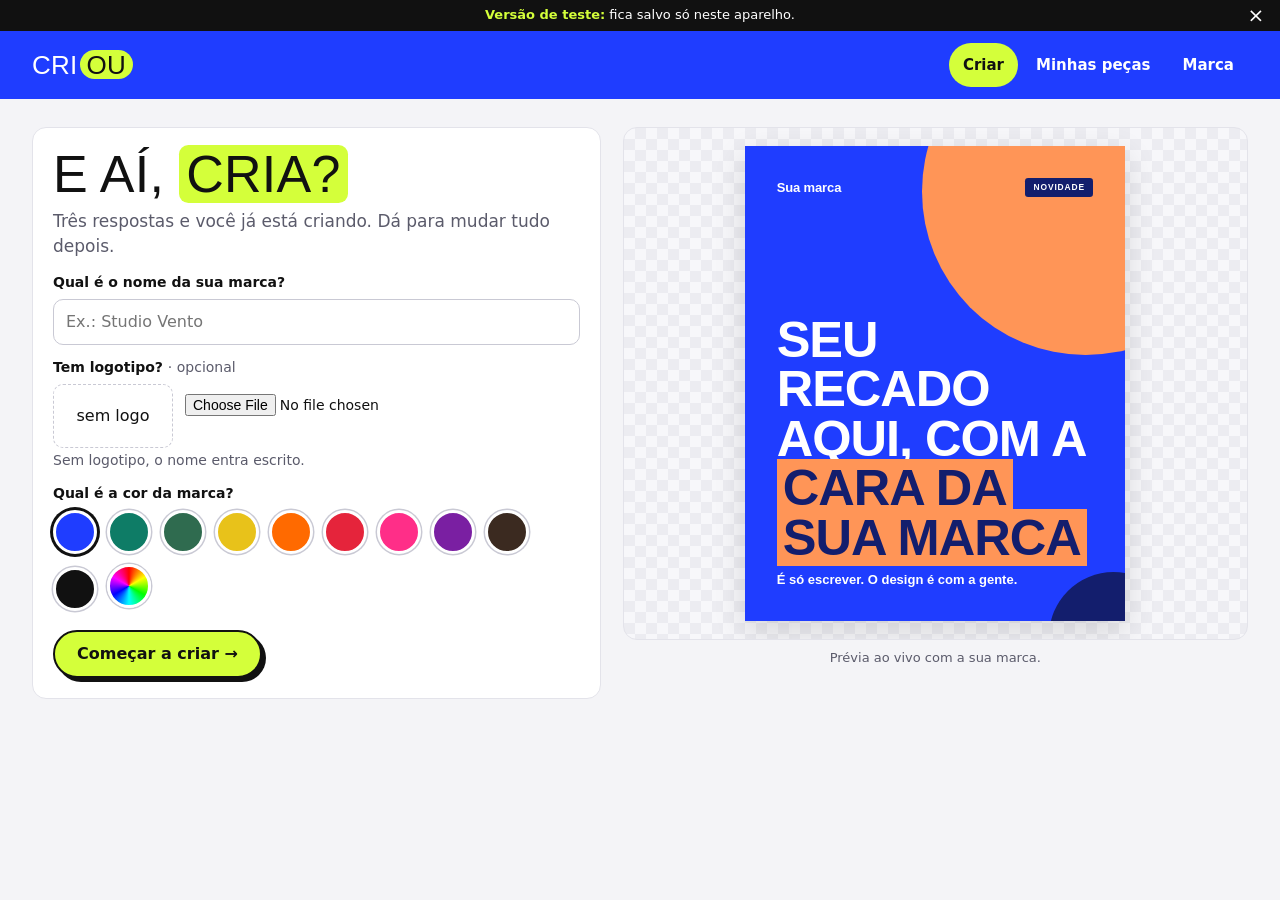
<file: app/index.html>
<!doctype html>
<html lang="pt-BR">
<head>
<meta charset="utf-8">
<meta http-equiv="Content-Security-Policy" content="default-src 'self'; script-src 'self' 'sha256-9AM6paihtnwQApjrUzBjeLBjvSbLAgLLjI2O3hOPSOw='; style-src 'self' 'unsafe-inline' https://fonts.googleapis.com; font-src 'self' https://fonts.gstatic.com data:; img-src 'self' data: blob: https://images.unsplash.com; connect-src 'self' https://fonts.googleapis.com https://fonts.gstatic.com https://images.unsplash.com data: blob:; frame-src 'self' blob: data:; worker-src 'self' blob:; object-src 'none'; base-uri 'none'; form-action 'self'">
<meta name="referrer" content="strict-origin-when-cross-origin">
<meta name="viewport" content="width=device-width, initial-scale=1, viewport-fit=cover">
<title>Estúdio · Criou</title>
<meta name="robots" content="noindex">
<link rel="preconnect" href="https://fonts.googleapis.com">
<link rel="preconnect" href="https://fonts.gstatic.com" crossorigin>
<link rel="stylesheet" href="https://fonts.googleapis.com/css2?family=Anton&family=Inter:wght@400;500;600;700;800&display=swap">
<link rel="stylesheet" href="app.css">
</head>
<body>
<a class="pular-conteudo" href="#conteudo">Pular para o conteúdo</a>
<p class="aviso-topo" id="aviso-topo"><span><b>Versão de teste:</b> fica salvo só neste aparelho.</span><button type="button" class="aviso-x" id="aviso-x" aria-label="Fechar aviso">×</button></p>
<header class="topo">
  <a class="wm" href="../" aria-label="Criou, voltar para a página inicial">CRI<span>OU</span></a>
  <nav aria-label="Estúdio">
    <button type="button" data-ir="criar">Criar</button>
    <button type="button" data-ir="pecas">Minhas peças</button>
    <button type="button" data-ir="marca">Marca</button>
  </nav>
</header>

<main id="conteudo">
  <!-- ============ MINHA MARCA ============ -->
  <section class="vista" id="vista-marca" hidden aria-labelledby="t-marca">
    <div class="cab">
      <div>
        <h1 id="t-marca">Ajustes da <em>marca</em></h1>
        <p class="lede">Tudo aqui é opcional. Preencha só o que a sua marca já tem: as peças passam a seguir sozinhas.</p>
      </div>
    </div>
    <div class="grade">
      <form class="cartao" id="form-marca" novalidate>
        <div class="secao">
          <h2>Identidade</h2>
          <div class="campo"><label for="m-nome">Nome da marca</label><input id="m-nome" type="text" maxlength="40" autocomplete="organization" placeholder="Ex.: Studio Vento"></div>
          <div class="campo">
            <span class="rot" id="r-logo">Logotipo <span class="opc">· PNG ou SVG, de preferência com fundo transparente</span></span>
            <div class="upload">
              <div class="ver" id="m-logo-ver" aria-hidden="true">sem logo</div>
              <input id="m-logo" type="file" accept="image/png,image/svg+xml,image/jpeg,image/webp" aria-labelledby="r-logo">
              <button class="btn-mini" type="button" id="m-logo-tirar" hidden>Tirar</button>
            </div>
            <p class="ajuda">Sem logotipo, o nome entra escrito na fonte de título.</p>
          </div>
          <div class="campo">
            <span class="rot" id="r-logo2">Versão para fundo escuro <span class="opc">· opcional</span></span>
            <div class="upload">
              <div class="ver escuro" id="m-logo2-ver" aria-hidden="true"></div>
              <input id="m-logo2" type="file" accept="image/png,image/svg+xml,image/webp" aria-labelledby="r-logo2">
              <button class="btn-mini" type="button" id="m-logo2-tirar" hidden>Tirar</button>
            </div>
            <p class="ajuda">Se não tiver, o logo entra numa plaquinha branca quando o fundo for escuro.</p>
          </div>
        </div>

        <div class="secao">
          <h2>Cores</h2>
          <p class="ajuda">Só a principal é obrigatória. As outras saem dela e passam pelo teste de contraste; troque se a sua marca já tiver.</p>
          <div class="cores" id="m-cores"></div>
          <button class="link" type="button" id="m-cores-auto">Voltar às cores automáticas</button>
        </div>

        <div class="secao">
          <h2>Tipografia e forma</h2>
          <div class="linha2">
            <div class="campo"><label for="m-ft">Fonte dos títulos <span class="opc">· se a marca já tem</span></label><select id="m-ft"></select></div>
            <div class="campo"><label for="m-fx">Fonte dos textos</label><select id="m-fx"></select></div>
          </div>
          <div class="campo">
            <span class="rot" id="r-forma">Forma dos botões, fotos e selos</span>
            <div class="chips" id="m-forma" role="group" aria-labelledby="r-forma"></div>
          </div>
        </div>

        <div class="secao">
          <h2>Rodapé e textos fixos</h2>
          <div class="linha2">
            <div class="campo"><label for="m-site">Site <span class="opc">· opcional</span></label><input id="m-site" type="text" maxlength="60" placeholder="studiovento.com.br"></div>
            <div class="campo"><label for="m-social">Rede social <span class="opc">· opcional</span></label><input id="m-social" type="text" maxlength="40" placeholder="@studiovento"></div>
          </div>
          <div class="campo"><label for="m-frase">Assinatura ou slogan <span class="opc">· opcional, entra no e-mail</span></label><input id="m-frase" type="text" maxlength="60" placeholder="Ex.: Movimento que faz bem"></div>
          <div class="campo"><label for="m-legal">Texto legal obrigatório <span class="opc">· opcional, entra no rodapé de todas as peças</span></label><input id="m-legal" type="text" maxlength="160" placeholder="Ex.: CNPJ, registro profissional ou aviso exigido pelo seu setor"></div>
        </div>

        <div class="secao">
          <h2>Jeito de escrever</h2>
          <div class="campo"><label for="m-proibidas">Palavras que a marca não usa <span class="opc">· separe por vírgula</span></label><input id="m-proibidas" type="text" maxlength="300" placeholder="Ex.: barato, imperdível"></div>
          <div class="linha2">
            <div class="campo"><label for="m-excl">Pontos de exclamação por peça</label><select id="m-excl"><option value="0">Nenhum</option><option value="1">Até 1</option><option value="2">Até 2</option><option value="9">Sem limite</option></select></div>
            <div class="campo"><label for="m-estr">Estrangeirismos</label><select id="m-estr"><option value="1">Avisar e sugerir em português</option><option value="0">Liberados</option></select></div>
          </div>
          <div class="campo"><label><input type="checkbox" id="m-caixa"> A marca usa títulos em caixa alta</label></div>
        </div>

        <div class="acoes">
          <button class="btn" type="submit">Salvar minha marca</button>
          <span class="ajuda" id="m-salvo" role="status"></span>
        </div>
      </form>

      <aside class="previa-col" aria-labelledby="t-amostra">
        <h2 id="t-amostra" style="font-size:22px;margin-bottom:10px">Como a sua marca aparece</h2>
        <p class="ajuda">Uma amostra por nível de layout.</p>
        <div class="estilos" id="m-amostras"></div>
        <ul class="porque" id="m-contraste"></ul>
      </aside>
    </div>
  </section>

  <!-- ============ ENTRADA ============ -->
  <section class="vista" id="vista-entrada" hidden aria-labelledby="t-entrada">
    <div class="grade">
      <form class="cartao" id="form-entrada" novalidate>
        <h1 id="t-entrada" style="font-size:clamp(34px,5vw,52px)">E aí, <em class="marcador">cria?</em></h1>
        <p class="lede">Três respostas e você já está criando. Dá para mudar tudo depois.</p>
        <div class="campo"><label for="e-nome">Qual é o nome da sua marca?</label><input id="e-nome" type="text" maxlength="40" autocomplete="organization" placeholder="Ex.: Studio Vento" required></div>
        <div class="campo">
          <span class="rot" id="r-elogo">Tem logotipo? <span class="opc">· opcional</span></span>
          <div class="upload"><div class="ver" id="e-logo-ver" aria-hidden="true">sem logo</div><input id="e-logo" type="file" accept="image/png,image/svg+xml,image/jpeg,image/webp" aria-labelledby="r-elogo"><button class="btn-mini" type="button" id="e-logo-tirar" hidden>Tirar</button></div>
          <p class="ajuda">Sem logotipo, o nome entra escrito.</p>
        </div>
        <div class="campo">
          <span class="rot" id="r-ecor">Qual é a cor da marca?</span>
          <div class="swatches" id="e-cores" role="radiogroup" aria-labelledby="r-ecor"></div>
        </div>
        <div class="acoes"><button class="btn" type="submit">Começar a criar →</button><span class="ajuda" id="e-erro" role="alert"></span></div>
      </form>
      <aside class="previa-col" aria-label="Prévia da sua marca"><div class="palco" id="e-palco"></div><p class="legenda">Prévia ao vivo com a sua marca.</p></aside>
    </div>
  </section>

  <!-- ============ CRIAR ============ -->
  <section class="vista" id="vista-criar" hidden aria-labelledby="t-criar" data-aba="info">
    <h1 id="t-criar" class="sr">Criar peça</h1>
    <div class="abas" role="tablist" aria-label="Áreas do estúdio">
      <button type="button" role="tab" data-aba="info" aria-selected="true">1 · Informações</button>
      <button type="button" role="tab" data-aba="opcoes" aria-selected="false">2 · Opções</button>
      <button type="button" role="tab" data-aba="criacao" aria-selected="false">3 · Prévia</button>
    </div>
    <div class="grade3">
      <div class="zona zona-info">
        <p class="zona-rot">Informações <span>o que você quer dizer</span></p>
        <form class="cartao" id="form-peca" novalidate>
          <div class="secao">
            <h2>Formato</h2>
            <div id="formatos"></div>
          </div>
          <div class="secao">
            <h2>Recado</h2>
            <div id="campos"></div>
            <details class="mais" id="mais-opcoes"><summary>Mais opções <span class="opc">· data, chamada, assunto</span></summary><div id="campos-mais"></div></details>
          </div>
          <div class="secao" id="secao-foto">
            <h2>Foto <span class="opc-h">opcional</span></h2>
            <div id="campo-foto"></div>
          </div>
        </form>
        <button type="button" class="btn sec ir-aba" data-ir-aba="opcoes">Próximo: layout e cor →</button>
      </div>
      <div class="zona zona-criacao">
        <p class="zona-rot">Criação <span>atualiza enquanto você preenche</span></p>
      <div class="previa-col" aria-label="Prévia">
        <div class="palco" id="palco"></div>
        <p class="legenda" id="legenda"></p>
        <div class="registro">
          <div class="msgs" id="msgs" aria-live="polite"></div>
          <div class="acoes"><button class="btn" type="submit" form="form-peca" id="registrar">Registrar peça</button><span class="ajuda" id="pendencia"></span></div>
          <p class="ajuda" id="plano-info"></p>
        <div class="feito" id="feito" hidden tabindex="-1">
          <h2>Criou. <span id="feito-sub">Peça registrada.</span></h2>
          <div class="codigo" id="codigo"></div>
          <p class="ajuda" id="feito-ajuda">O código identifica esta versão da peça em "Minhas peças".</p>
          <div id="baixar"></div>
          <div class="acoes"><button class="btn sec" type="button" id="editar">Editar esta peça</button><button class="link" type="button" id="nova">Começar outra peça</button></div>
        </div>
        </div>
        <p class="legenda"><a href="#form-peca" class="ir-form">Voltar a editar ↑</a></p>
        <details class="porque-caixa"><summary>Por que ficou assim?</summary><ul class="porque" id="porque"></ul></details>
      </div>
      </div>
      <div class="zona zona-opcoes">
        <p class="zona-rot">Opções <span>como apresentar</span></p>
        <div class="cartao opcoes" data-sub="layout">
          <div class="sub-abas" role="tablist" aria-label="Opções da peça">
            <button type="button" role="tab" data-sub="layout" aria-selected="true">Layout</button>
            <button type="button" role="tab" data-sub="cor" aria-selected="false">Cor</button>
            <button type="button" role="tab" data-sub="fonte" aria-selected="false">Fonte</button>
            <button type="button" role="tab" data-sub="texto" aria-selected="false">Texto</button>
          </div>
          <div class="secao" data-sub="layout">
            <h2>Layout</h2>
            <div class="niveis" id="layouts" role="radiogroup" aria-label="Layouts"></div>
          </div>
          <div class="secao" id="secao-texto" data-sub="texto">
            <h2>Texto na peça</h2>
            <div class="campo" id="ctl-posicao"><span class="rot" id="r-pos">Posição</span><div class="chips" role="radiogroup" aria-labelledby="r-pos" data-ctl="posicao"></div></div>
            <div class="campo" id="ctl-alinhamento"><span class="rot" id="r-ali">Alinhamento</span><div class="chips" role="radiogroup" aria-labelledby="r-ali" data-ctl="alinhamento"></div></div>
            <div class="campo" id="ctl-girar"><span class="rot" id="r-gir">Título</span><div class="chips" role="radiogroup" aria-labelledby="r-gir" data-ctl="girar"></div></div>
            <p class="ajuda" id="ctl-nota"></p>
          </div>
          <div class="secao" data-sub="fonte">
            <h2>Fonte</h2>
            <div class="chips" id="pares" role="radiogroup" aria-label="Combinação de fontes"></div>
          </div>
          <div class="secao" data-sub="cor">
            <h2>Cor</h2>
            <p class="dica-cor">Escolha uma combinação pronta. A leitura do texto é conferida sozinha.</p>
            <div class="pal-acoes"><button type="button" class="btn sec sm" id="pal-sortear">🎲 Sortear cores</button><button type="button" class="btn sec sm" id="pal-trocar">⇄ Inverter cores</button></div>
            <div class="paletas" id="paletas" aria-label="Combinações de cores prontas"></div>
            <details class="cor-unica"><summary>Prefere uma cor só?</summary>
            <div class="swatches" id="cores-peca" role="radiogroup" aria-label="Cor da peça"></div>
            </details>
          </div>
        </div>
        <button type="button" class="btn sec ir-aba" data-ir-aba="criacao">Ver a prévia →</button>
      </div>
    </div>
  </section>

  <!-- ============ MINHAS PEÇAS ============ -->
  <section class="vista" id="vista-pecas" hidden aria-labelledby="t-pecas">
    <div class="cab"><div><h1 id="t-pecas">Minhas <em>peças</em></h1><p class="lede">Tudo o que você registrou neste aparelho. As fotos não ficam guardadas: ao reabrir, escolha a foto de novo.</p></div></div>
    <div class="lista-pecas" id="lista-pecas"></div>
  </section>
</main>

<script src="js/marca.js"></script>
<script src="js/formatos.js"></script>
<script src="js/motor.js"></script>
<script src="js/icones.js"></script>
<script src="js/modelos.js"></script>
<script src="js/recorte.js"></script>
<script src="js/formatacao.js"></script>
<script src="js/exportar.js"></script>
<script src="js/app.js"></script>
</body>
</html>
</file>
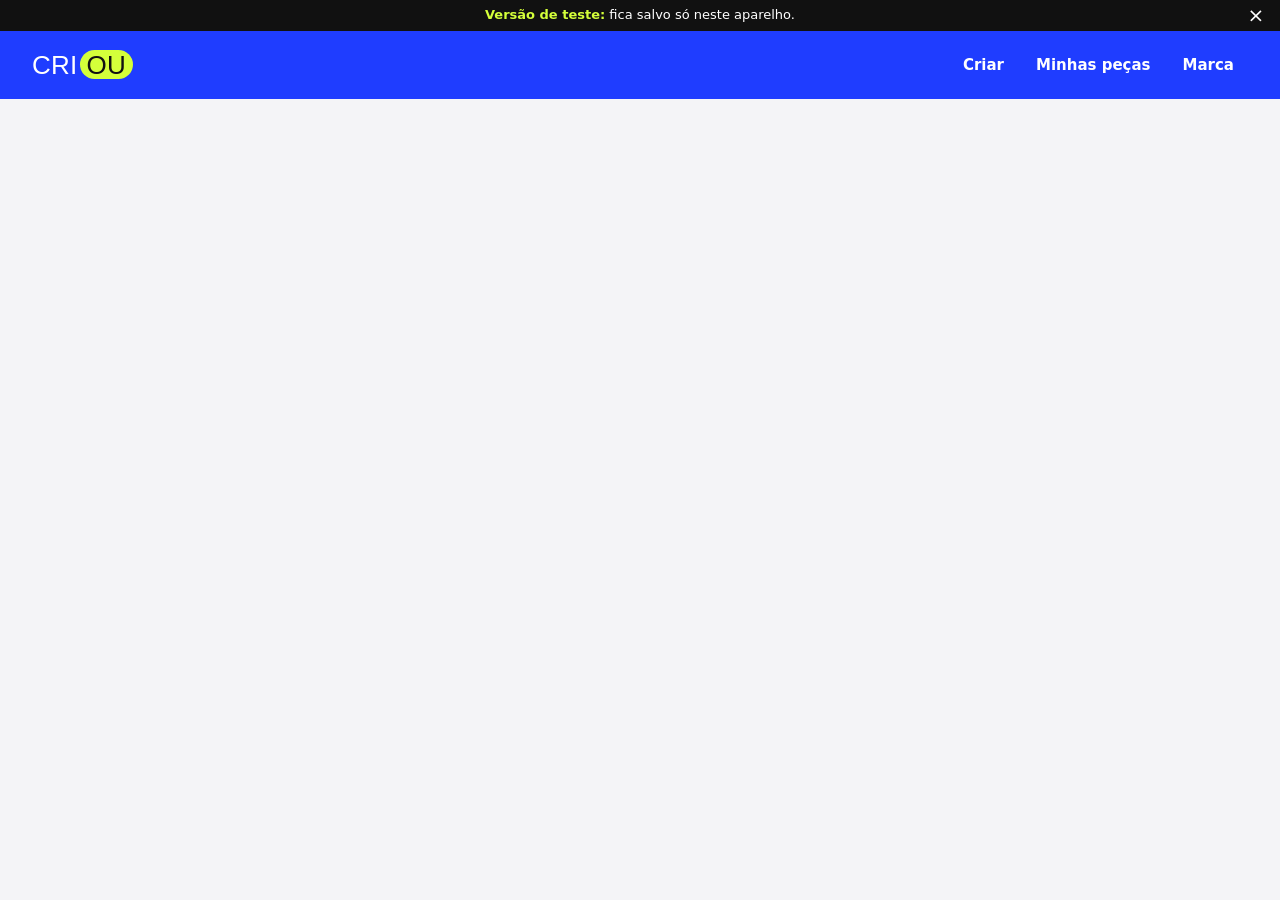
<file: criar/index.html>
<!doctype html>
<html lang="pt-BR"><head><meta charset="utf-8"><title>Criou</title><meta name="robots" content="noindex">
<meta http-equiv="refresh" content="0; url=../app/"></head>
<body><p><a href="../app/">Abrir o Criou</a></p></body></html>
</file>
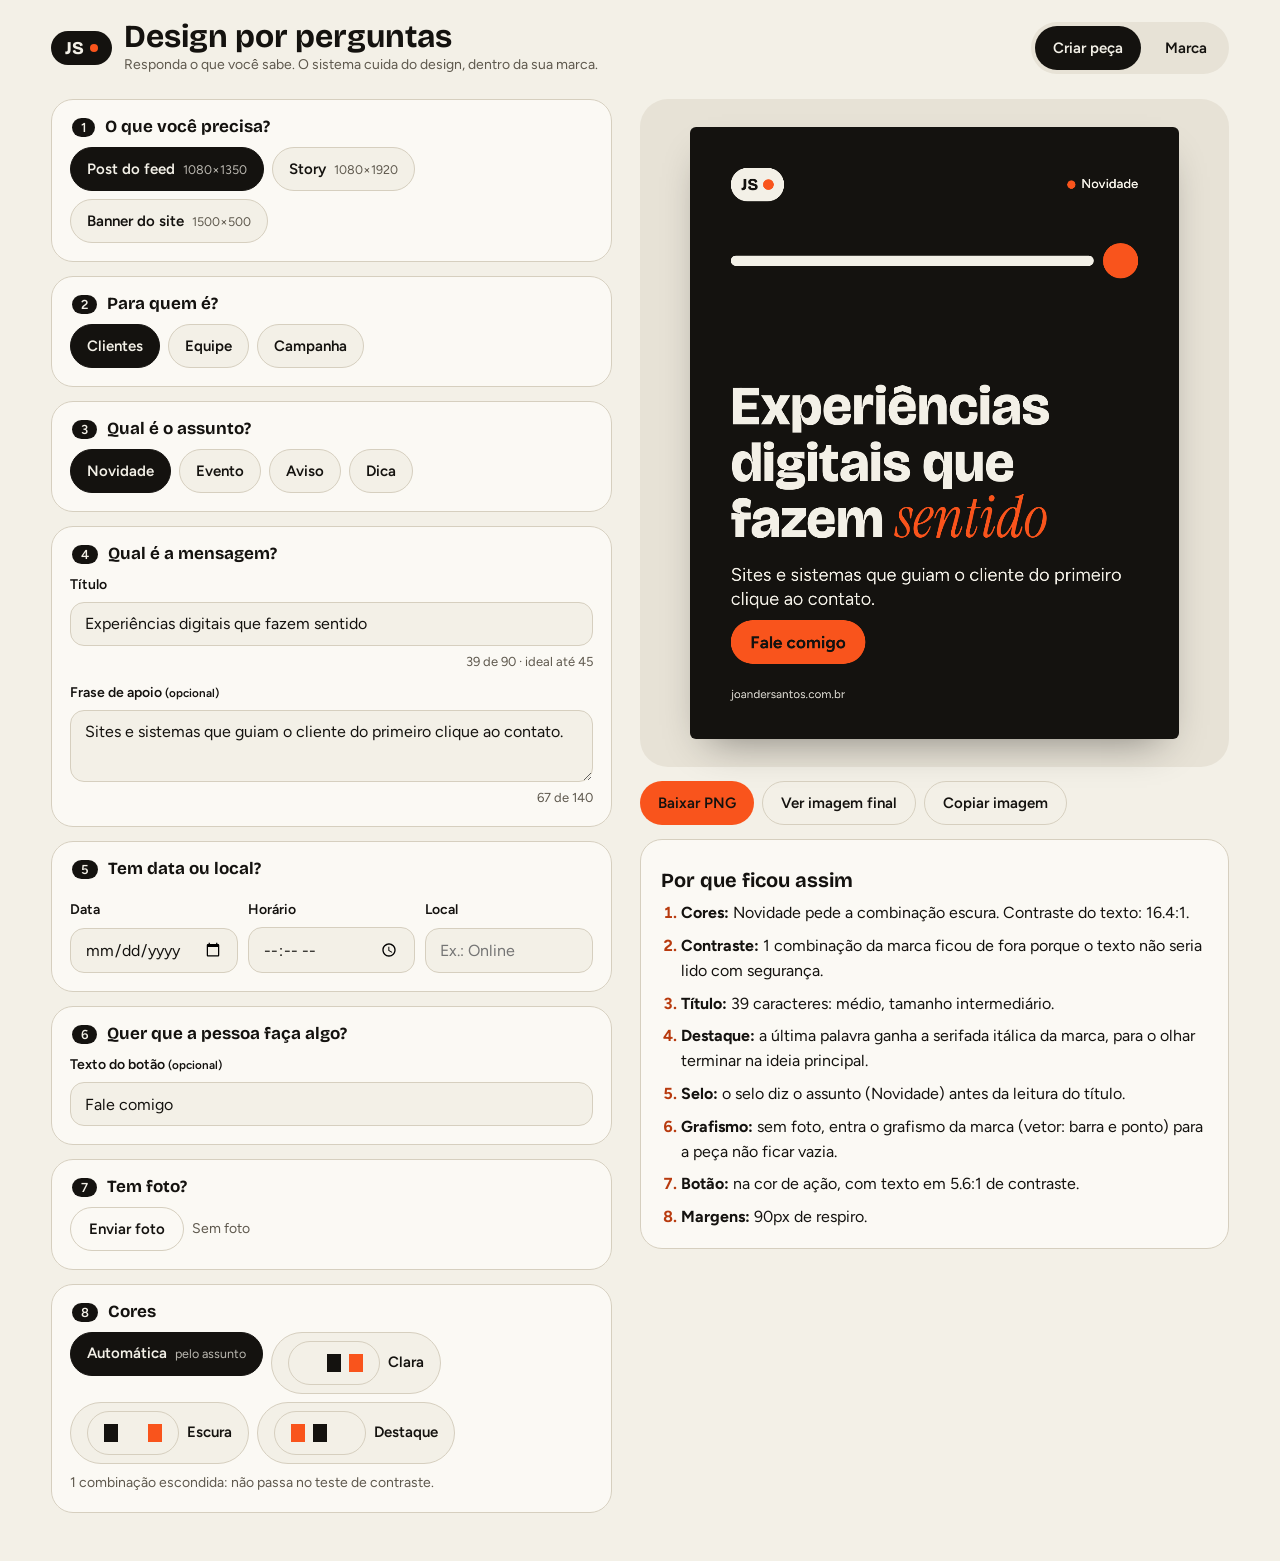
<file: prototipo/index.html>
<!DOCTYPE html>
<html lang="pt-BR">
<head>
<meta charset="utf-8">
<meta name="viewport" content="width=device-width, initial-scale=1">
<title>Design por perguntas</title>
<link rel="preconnect" href="https://fonts.googleapis.com">
<link href="https://fonts.googleapis.com/css2?family=Bricolage+Grotesque:opsz,wght@12..96,500;12..96,700;12..96,800&family=Figtree:wght@400;500;600;700&family=Instrument+Serif:ital@1&family=Inter:wght@400;600;800&family=DM+Serif+Display&family=Space+Grotesk:wght@500;700&family=Montserrat:wght@500;700;800&family=Playfair+Display:wght@700;800&display=swap" rel="stylesheet">
<style>
/* VOICE: produto calmo e seguro; fala como gente, não como agência.
   IDEA: um balcão de pedidos — perguntas de um lado, a peça pronta do outro.
   PICTURE: a própria peça gerada, grande, ao vivo, com o "porquê" embaixo.
   COLOUR and TYPE: marca JS® — creme, quase preto, laranja; Bricolage nos títulos, Figtree no texto.
   LAYOUT: duas colunas (perguntas | peça); no celular, peça primeiro e perguntas depois. */
:root{color-scheme:light dark;--bg:light-dark(#F3F0E7,#14120F);--ink:light-dark(#14120F,#F3F0E7);--soft:light-dark(#E7E2D6,#25221D);--card:light-dark(#FBF9F4,#1C1A16);--line:light-dark(#D6CFBF,#3A362F);--mute:light-dark(#5E584D,#B5AE9F);--acc:#F9541C;--accInk:light-dark(#B83A0E,#FF7A4A)}
:root[data-theme=light]{color-scheme:light}:root[data-theme=dark]{color-scheme:dark}
*{box-sizing:border-box;min-width:0}
body{margin:0;background:var(--bg);color:var(--ink);font:16px/1.55 Figtree,system-ui,sans-serif;overflow-x:clip}
h1,h2,h3{font-family:"Bricolage Grotesque",Figtree,sans-serif;line-height:1.05;margin:0;text-wrap:balance}
.top{display:flex;flex-wrap:wrap;gap:12px 20px;align-items:center;justify-content:space-between;padding:20px max(4vw,16px) 8px}
.brand{display:flex;align-items:center;gap:12px}
.mark{background:var(--ink);color:var(--bg);font:800 18px "Bricolage Grotesque";padding:6px 14px;border-radius:999px;display:inline-flex;gap:6px;align-items:center}
.mark i{width:8px;height:8px;border-radius:50%;background:var(--acc);display:inline-block}
.top h1{font-size:clamp(24px,3vw,32px)}
.top p{margin:0;color:var(--mute);font-size:14px}
.tabs{display:flex;gap:6px;background:var(--soft);padding:4px;border-radius:999px}
.tabs button{border:0;background:none;color:var(--ink);font:600 15px Figtree;padding:10px 18px;border-radius:999px;min-height:44px;cursor:pointer}
.tabs button[aria-selected=true]{background:var(--ink);color:var(--bg)}
.grid{display:grid;grid-template-columns:minmax(0,1fr) minmax(0,1.05fr);gap:28px;padding:16px max(4vw,16px) 48px;max-width:1320px;margin:0 auto;align-items:start}
.panel{display:grid;gap:14px}
.q{border:1px solid var(--line);background:var(--card);border-radius:22px;padding:16px 18px 18px;margin:0}
.q legend{float:left;width:100%;font:700 17px "Bricolage Grotesque";margin-bottom:10px;display:flex;gap:10px;align-items:baseline}
.q legend b{font:600 13px Figtree;color:var(--bg);background:var(--ink);border-radius:999px;padding:2px 9px}
.q .help{clear:both;color:var(--mute);font-size:14px;margin:8px 0 0}
.chips{clear:both;display:flex;flex-wrap:wrap;gap:8px}
.chips label{position:relative}
.chips input{position:absolute;opacity:0;inset:0;margin:0;cursor:pointer}
.chips span{display:inline-flex;align-items:center;gap:8px;min-height:44px;padding:8px 16px;border-radius:999px;border:1px solid var(--line);background:var(--bg);font-weight:600;font-size:15px}
.chips small{font-weight:400;color:var(--mute)}
.chips input:checked+span{background:var(--ink);color:var(--bg);border-color:var(--ink)}
.chips input:checked+span small{color:inherit;opacity:.75}
.chips input:focus-visible+span,button:focus-visible,input:focus-visible,select:focus-visible,textarea:focus-visible{outline:3px solid var(--acc);outline-offset:2px}
.chips input:disabled+span{opacity:.45;cursor:not-allowed}
.sw{display:inline-flex;border-radius:999px;overflow:hidden;border:1px solid var(--line)}.sw i{width:14px;height:18px;display:block}
.f{clear:both;display:grid;gap:6px;margin-top:10px}
.f label{font-size:14px;font-weight:600}
input[type=text],input[type=date],input[type=time],textarea,select{width:100%;font:16px Figtree;color:var(--ink);background:var(--bg);border:1px solid var(--line);border-radius:14px;padding:11px 14px;min-height:44px}
textarea{resize:vertical;min-height:72px}
.row{clear:both;display:grid;grid-template-columns:repeat(3,minmax(0,1fr));gap:10px}
.count{font-size:13px;color:var(--mute);justify-self:end}
.count.bad{color:var(--accInk);font-weight:700}
.btn{border:0;border-radius:999px;min-height:44px;padding:10px 18px;font:600 15px Figtree;cursor:pointer;background:var(--ink);color:var(--bg)}
.btn.ghost{background:transparent;color:var(--ink);border:1px solid var(--line)}
.btn.acc{background:var(--acc);color:#14120F}
.out{position:sticky;top:12px;display:grid;gap:14px}
.stage{background:var(--soft);border-radius:28px;padding:clamp(14px,2.4vw,28px);display:grid;place-items:center;min-height:340px}
.stage canvas{max-width:100%;max-height:68vh;width:auto;height:auto;border-radius:6px;box-shadow:0 18px 40px -18px rgba(0,0,0,.45)}
.actions{display:flex;flex-wrap:wrap;gap:8px;align-items:center}
.status{font-size:14px;color:var(--mute)}
.why{background:var(--card);border:1px solid var(--line);border-radius:22px;padding:18px 20px}
.why h2{font-size:20px;margin-bottom:10px}
.why ol{margin:0;padding-left:20px;display:grid;gap:8px}
.why li::marker{color:var(--accInk);font-weight:700}
.why li b{font-weight:700}
.warn{display:grid;gap:6px;margin:0 0 12px;padding:0;list-style:none}
.warn li{background:light-dark(#FDE4D9,#3A1D12);border-radius:12px;padding:8px 12px;font-size:14px}
.pal{display:grid;gap:8px;clear:both}
.pal div{display:flex;align-items:center;gap:10px;font-size:14px;flex-wrap:wrap}
.pal .ok{color:light-dark(#22663B,#8FD9A8);font-weight:700}.pal .no{color:var(--accInk);font-weight:700}
.colors{clear:both;display:grid;grid-template-columns:repeat(3,minmax(0,1fr));gap:10px}
.colors label{display:grid;gap:4px;font-size:14px;font-weight:600}
input[type=color]{width:100%;height:48px;border:1px solid var(--line);border-radius:14px;background:var(--bg);padding:4px;cursor:pointer}
pre{background:var(--soft);border-radius:14px;padding:12px;font-size:12.5px;max-height:280px;overflow:auto;margin:8px 0 0}
.note{font-size:13px;color:var(--mute);margin:0}
dialog{border:0;border-radius:24px;padding:18px;background:var(--card);color:var(--ink);max-width:min(92vw,720px)}
dialog img{max-width:100%;max-height:70vh;display:block;margin:0 auto 12px;border-radius:6px}
dialog::backdrop{background:rgba(20,18,15,.6)}
[hidden]{display:none!important}
@media(max-width:900px){.grid{grid-template-columns:minmax(0,1fr)}.out{position:static;order:-1}.stage canvas{max-height:56vh}}
@media(max-width:520px){.row,.colors{grid-template-columns:minmax(0,1fr)}}
@media(prefers-reduced-motion:no-preference){.stage canvas{transition:opacity .25s}.stage canvas.busy{opacity:.55}}
</style>
</head>
<body>
<header class="top">
  <div class="brand"><span class="mark" id="uiMark">JS<i></i></span>
    <div><h1>Design por perguntas</h1><p>Responda o que você sabe. O sistema cuida do design, dentro da sua marca.</p></div></div>
  <div class="tabs" role="tablist">
    <button role="tab" id="t-criar" aria-selected="true">Criar peça</button>
    <button role="tab" id="t-marca" aria-selected="false">Marca</button>
  </div>
</header>

<main class="grid">
  <section class="panel" id="p-criar" aria-label="Perguntas">
    <fieldset class="q"><legend><b>1</b>O que você precisa?</legend><div class="chips" id="q-formato"></div></fieldset>
    <fieldset class="q"><legend><b>2</b>Para quem é?</legend><div class="chips" id="q-publico"></div></fieldset>
    <fieldset class="q"><legend><b>3</b>Qual é o assunto?</legend><div class="chips" id="q-assunto"></div></fieldset>
    <fieldset class="q"><legend><b>4</b>Qual é a mensagem?</legend>
      <div class="f"><label for="titulo">Título</label><input type="text" id="titulo" maxlength="90"><span class="count" id="c-titulo"></span></div>
      <div class="f"><label for="apoio">Frase de apoio <small>(opcional)</small></label><textarea id="apoio" maxlength="140"></textarea><span class="count" id="c-apoio"></span></div>
    </fieldset>
    <fieldset class="q"><legend><b>5</b>Tem data ou local?</legend>
      <div class="row"><div class="f"><label for="data">Data</label><input type="date" id="data"></div>
      <div class="f"><label for="hora">Horário</label><input type="time" id="hora"></div>
      <div class="f"><label for="local">Local</label><input type="text" id="local" maxlength="28" placeholder="Ex.: Online"></div></div>
    </fieldset>
    <fieldset class="q"><legend><b>6</b>Quer que a pessoa faça algo?</legend>
      <div class="f"><label for="chamada">Texto do botão <small>(opcional)</small></label><input type="text" id="chamada" maxlength="24" placeholder="Ex.: Fale comigo"></div>
    </fieldset>
    <fieldset class="q"><legend><b>7</b>Tem foto?</legend>
      <div class="actions" style="clear:both"><label class="btn ghost" for="foto" style="display:inline-flex;align-items:center">Enviar foto</label><input type="file" id="foto" accept="image/*" hidden><button class="btn ghost" id="semFoto" hidden>Tirar foto</button><span class="status" id="fotoNome">Sem foto</span></div>
    </fieldset>
    <fieldset class="q"><legend><b>8</b>Cores</legend><div class="chips" id="q-paleta"></div><p class="help" id="palHelp"></p></fieldset>
  </section>

  <section class="panel" id="p-marca" aria-label="Marca" hidden>
    <fieldset class="q"><legend>Comece por uma marca</legend>
      <div class="chips" id="presets"></div>
      <p class="help">A marca JS® é a de exemplo. Troque as cores, a fonte, a forma ou o logo e veja todas as peças se ajustarem sozinhas.</p></fieldset>
    <fieldset class="q"><legend>Nome e logo</legend>
      <div class="row"><div class="f"><label for="m-nome">Nome da marca</label><input type="text" id="m-nome" maxlength="40"></div>
      <div class="f"><label for="m-sigla">Sigla do logo</label><input type="text" id="m-sigla" maxlength="10"></div>
      <div class="f"><label for="m-site">Site ou assinatura</label><input type="text" id="m-site" maxlength="40"></div></div>
      <div class="actions" style="margin-top:10px"><label class="btn ghost" for="m-logo" style="display:inline-flex;align-items:center">Enviar logo (PNG)</label><input type="file" id="m-logo" accept="image/*" hidden><button class="btn ghost" id="m-semlogo" hidden>Usar logo de texto</button></div>
    </fieldset>
    <fieldset class="q"><legend>Cores por papel</legend>
      <div class="colors"><label>Fundo claro<input type="color" id="m-fundo"></label><label>Cor escura<input type="color" id="m-escuro"></label><label>Destaque<input type="color" id="m-destaque"></label></div>
      <p class="help">O sistema monta as combinações e só libera para quem cria as que passam no teste de contraste (texto com 4,5:1 ou mais).</p>
      <div class="pal" id="m-pal" style="margin-top:10px"></div></fieldset>
    <fieldset class="q"><legend>Tipografia</legend>
      <div class="row"><div class="f"><label for="m-ft">Títulos</label><select id="m-ft"></select></div><div class="f"><label for="m-fx">Textos</label><select id="m-fx"></select></div>
      <div class="f"><label for="m-en">Palavra de destaque</label><select id="m-en"><option value="serif">Serifada itálica</option><option value="cor">Só a cor</option><option value="nenhum">Sem destaque</option></select></div></div></fieldset>
    <fieldset class="q"><legend>Forma e grafismo</legend>
      <div class="chips" id="m-forma"></div><div class="chips" id="m-graf" style="margin-top:10px"></div></fieldset>
    <fieldset class="q"><legend>Pacote de marca</legend>
      <p class="help">Tudo o que a marca define fica neste arquivo. O motor é o mesmo para qualquer empresa.</p>
      <div class="actions" style="margin-top:8px"><button class="btn ghost" id="copyJson">Copiar JSON</button><span class="status" id="jsonStatus"></span></div>
      <pre id="m-json"></pre></fieldset>
  </section>

  <aside class="out" aria-label="Peça pronta">
    <div class="stage"><canvas id="cv" width="1080" height="1350" role="img" aria-label="Prévia da peça"></canvas></div>
    <div class="actions"><button class="btn acc" id="baixar">Baixar PNG</button><button class="btn ghost" id="ver">Ver imagem final</button><button class="btn ghost" id="copiar">Copiar imagem</button><span class="status" id="st"></span></div>
    <div class="why"><ul class="warn" id="avisos"></ul><h2>Por que ficou assim</h2><ol id="motivos"></ol></div>
  </aside>
</main>

<dialog id="dlg"><img id="dlgImg" alt="Peça final"><p class="note">Toque e segure (no celular) ou clique com o botão direito para salvar a imagem.</p><div class="actions" style="margin-top:10px"><button class="btn" id="fechar">Fechar</button></div></dialog>

<script>
{
const $=id=>document.getElementById(id);
const FORMATOS={post:{nome:'Post do feed',dim:'1080×1350',w:1080,h:1350,m:90,top:90,bot:90,tipo:'v'},story:{nome:'Story',dim:'1080×1920',w:1080,h:1920,m:96,top:220,bot:280,tipo:'v'},banner:{nome:'Banner do site',dim:'1500×500',w:1500,h:500,m:60,top:60,bot:60,tipo:'h'}};
const PUBLICOS={clientes:'Clientes',equipe:'Equipe',campanha:'Campanha'};
const ASSUNTOS={novidade:'Novidade',evento:'Evento',aviso:'Aviso',dica:'Dica'};
const FONTES=['Bricolage Grotesque','Figtree','Inter','Space Grotesk','Montserrat','DM Serif Display','Playfair Display'];
const PRESETS={
 js:{id:'js',nome:'Joander Santos',sigla:'JS',site:'joandersantos.com.br',fundo:'#F3F0E7',escuro:'#14120F',destaque:'#F9541C',ft:'Bricolage Grotesque',fx:'Figtree',en:'serif',forma:'pilula',graf:'vetor',logo:null},
 aurora:{id:'aurora',nome:'Padaria Aurora',sigla:'Aurora',site:'padariaaurora.com',fundo:'#FFF4E4',escuro:'#3B2A20',destaque:'#E2A62B',ft:'DM Serif Display',fx:'Inter',en:'cor',forma:'arredondado',graf:'pontos',logo:null},
 ventura:{id:'ventura',nome:'Clínica Ventura',sigla:'Ventura',site:'clinicaventura.com',fundo:'#EEF6F4',escuro:'#0E3B43',destaque:'#2BB3A3',ft:'Space Grotesk',fx:'Inter',en:'cor',forma:'reto',graf:'faixa',logo:null}};
let marca={...PRESETS.js};
const st={formato:'post',publico:'clientes',assunto:'novidade',titulo:'Experiências digitais que fazem sentido',apoio:'Sites e sistemas que guiam o cliente do primeiro clique ao contato.',data:'',hora:'',local:'',chamada:'Fale comigo',foto:null,fotoNome:'',paleta:'auto'};

/* ---------- contraste ---------- */
const lum=h=>{const c=[1,3,5].map(i=>parseInt(h.slice(i,i+2),16)/255).map(v=>v<=.03928?v/12.92:((v+.055)/1.055)**2.4);return .2126*c[0]+.7152*c[1]+.0722*c[2]};
const cr=(a,b)=>{const x=lum(a),y=lum(b);return (Math.max(x,y)+.05)/(Math.min(x,y)+.05)};
const melhor=(bg,ops)=>ops.reduce((a,b)=>cr(bg,b)>cr(bg,a)?b:a);
function paletas(m){
  return [{id:'claro',nome:'Clara',bg:m.fundo,ink:m.escuro,acc:m.destaque},{id:'escuro',nome:'Escura',bg:m.escuro,ink:m.fundo,acc:m.destaque},{id:'destaque',nome:'Destaque',bg:m.destaque,ink:m.escuro,acc:m.fundo},{id:'destaqueClaro',nome:'Destaque com texto claro',bg:m.destaque,ink:m.fundo,acc:m.escuro}]
   .map(p=>({...p,ratio:cr(p.bg,p.ink),ok:cr(p.bg,p.ink)>=4.5}));
}
/* ---------- motor: respostas + marca + formato -> decisões ---------- */
const PREF={novidade:'escuro',evento:'destaque',aviso:'claro',dica:'claro'};
function decidir(m,f,r){
  const motivos=[],avisos=[];const pals=paletas(m),ok=pals.filter(p=>p.ok);
  let pal;
  if(r.paleta!=='auto'&&ok.find(p=>p.id===r.paleta)){pal=ok.find(p=>p.id===r.paleta);motivos.push(['Cores',`você escolheu a combinação ${pal.nome.toLowerCase()} (contraste ${pal.ratio.toFixed(1)}:1).`]);}
  else{const quer=r.publico==='campanha'?'escuro':PREF[r.assunto];pal=ok.find(p=>p.id===quer)||ok[0]||pals[0];
    motivos.push(['Cores',`${ASSUNTOS[r.assunto]}${r.publico==='campanha'?' em campanha':''} pede a combinação ${pal.nome.toLowerCase()}${pal.id!==quer?' (a ideal não passou no contraste com estas cores, então entrou a próxima segura)':''}. Contraste do texto: ${pal.ratio.toFixed(1)}:1.`]);}
  const escondidas=pals.length-ok.length;
  if(escondidas)motivos.push(['Contraste',`${escondidas} combinação${escondidas>1?'ões':''} da marca ficou${escondidas>1?'ram':''} de fora porque o texto não seria lido com segurança.`]);
  const accTxt=cr(pal.acc,pal.bg)>=3?pal.acc:pal.ink;
  const btnBg=cr(pal.acc,pal.bg)>=2?pal.acc:pal.ink;const btnInk=melhor(btnBg,[m.fundo,m.escuro,'#FFFFFF']);
  const t=(r.titulo||'').trim();const n=t.length;
  let alvo=f.tipo==='h'?(n<=30?84:n<=50?70:58):(n<=30?150:n<=50?122:98);
  if(f.formato==='story')alvo*=1.08;
  motivos.push(['Título',`${n} caracteres: ${n<=30?'curto, então ganha tamanho grande':n<=50?'médio, tamanho intermediário':'longo, a letra diminui um degrau para caber sem apertar'}.`]);
  if(n>45)avisos.push('Títulos de imagem funcionam melhor com até 45 caracteres.');
  if(n>3&&t===t.toUpperCase()&&/[A-ZÀ-Ú]/.test(t))avisos.push('Evite o título todo em maiúsculas: fica mais difícil de ler.');
  if(/!{2,}/.test(t+r.apoio))avisos.push('Mais de um ponto de exclamação seguido passa um tom de urgência.');
  if(/clique aqui/i.test(r.chamada))avisos.push('"Clique aqui" não diz o que acontece. Prefira algo como "Ver agenda".');
  const destaque=m.en!=='nenhum'&&t.split(/\s+/).length>1;
  if(destaque)motivos.push(['Destaque',`a última palavra ganha ${m.en==='serif'?'a serifada itálica':'a cor de destaque'} da marca, para o olhar terminar na ideia principal.`]);
  const selo=r.publico==='campanha'?'Campanha':r.publico==='equipe'?'Para a equipe':ASSUNTOS[r.assunto];
  motivos.push(['Selo',r.publico==='equipe'?'peça para a equipe leva o selo "Para a equipe" e a marcação de uso interno.':r.publico==='campanha'?'campanha leva o selo e um grafismo maior, para as peças da série se reconhecerem.':`o selo diz o assunto (${ASSUNTOS[r.assunto]}) antes da leitura do título.`]);
  if(r.foto)motivos.push(['Foto',f.tipo==='h'?'fica à direita e o texto à esquerda, na ordem de leitura.':'vai em cima, com os cantos da marca; o grafismo sai para não disputar atenção.']);
  else motivos.push(['Grafismo',`sem foto, entra o grafismo da marca (${({vetor:'vetor: barra e ponto',pontos:'pontos',faixa:'faixa'})[m.graf]}) para a peça não ficar vazia.`]);
  if(r.assunto==='aviso')motivos.push(['Aviso','ganha uma faixa de destaque no topo: chama atenção sem gritar.']);
  if(r.data)motivos.push(['Data','vira uma pílula própria, separada do texto, para ser achada de relance.']);
  if(r.chamada)motivos.push(['Botão',`na cor de ação, com texto em ${cr(btnBg,btnInk).toFixed(1)}:1 de contraste.`]);
  motivos.push(['Margens',`${f.m}px de respiro${f.top!==f.m?` e áreas livres no topo e na base, onde o app do ${f.nome.toLowerCase()} coloca os próprios botões`:''}.`]);
  return {pal,accTxt,btnBg,btnInk,alvo,destaque,selo,motivos,avisos};
}
/* ---------- desenho ---------- */
const cv=$('cv'),ctx=cv.getContext('2d');
const R=(f,h)=>marca.forma==='pilula'?h/2:marca.forma==='arredondado'?Math.min(h/2,f*.022):0;
function rr(x,y,w,h,r){r=Math.max(0,Math.min(r,w/2,h/2));ctx.beginPath();ctx.moveTo(x+r,y);ctx.arcTo(x+w,y,x+w,y+h,r);ctx.arcTo(x+w,y+h,x,y+h,r);ctx.arcTo(x,y+h,x,y,r);ctx.arcTo(x,y,x+w,y,r);ctx.closePath();}
const fT=s=>`800 ${s}px "${marca.ft}", sans-serif`,fE=s=>marca.en==='serif'?`italic 400 ${s*1.06}px "Instrument Serif", serif`:fT(s),fX=(s,w=500)=>`${w} ${s}px "${marca.fx}", sans-serif`;
function quebra(words,size,maxW,dest){const lines=[];let cur=[],w=0;ctx.font=fT(size);const sp=ctx.measureText(' ').width;
  words.forEach((t,i)=>{ctx.font=(dest&&i===words.length-1)?fE(size):fT(size);const ww=ctx.measureText(t).width;if(cur.length&&w+sp+ww>maxW){lines.push(cur);cur=[];w=0;}cur.push({t,ww,e:dest&&i===words.length-1});w+=(cur.length>1?sp:0)+ww;});if(cur.length)lines.push(cur);
  return {lines,fits:lines.every(l=>l.reduce((a,b)=>a+b.ww,0)+sp*(l.length-1)<=maxW)}}
function ajusta(text,maxW,maxH,size,min,dest){const words=text.split(/\s+/).filter(Boolean);let s=size,q;
  do{q=quebra(words,s,maxW,dest);if(q.fits&&q.lines.length*s*1.02<=maxH)break;s-=4;}while(s>min);return {...q,size:s};}
function textoTitulo(q,x,yBase,ink,acc){ctx.textBaseline='alphabetic';ctx.font=fT(q.size);const sp=ctx.measureText(' ').width;const lh=q.size*1.02;
  q.lines.forEach((l,i)=>{let xx=x;const y=yBase-(q.lines.length-1-i)*lh;l.forEach(wd=>{ctx.font=wd.e?fE(q.size):fT(q.size);ctx.fillStyle=wd.e?acc:ink;ctx.fillText(wd.t,xx,y);xx+=wd.ww+sp;});});
  return yBase-(q.lines.length-1)*lh-q.size*.8;}
function linhas(text,font,maxW,max){ctx.font=font;const out=[];let cur='';text.split(/\s+/).filter(Boolean).forEach(w=>{const t=cur?cur+' '+w:w;if(ctx.measureText(t).width>maxW&&cur){out.push(cur);cur=w;}else cur=t;});if(cur)out.push(cur);
  if(out.length>max){out.length=max;out[max-1]=out[max-1].replace(/\s*\S*$/,'')+'…';}return out;}
function logo(x,y,h,pal,alignRight){
  if(marca.logo){const im=marca.logo,w=h*im.width/im.height;ctx.drawImage(im,alignRight?x-w:x,y,w,h);return w;}
  const pill=lum(pal.bg)<.2?marca.fundo:marca.escuro,txt=pill===marca.fundo?marca.escuro:marca.fundo;
  ctx.font=`800 ${h*.5}px "${marca.ft}", sans-serif`;const tw=ctx.measureText(marca.sigla||'Marca').width,d=h*.16,w=tw+h*.62+d*2+h*.14;
  ctx.fillStyle=pill;rr(x,y,w,h,R(h*4,h));ctx.fill();ctx.fillStyle=txt;ctx.textBaseline='middle';ctx.fillText(marca.sigla||'Marca',x+h*.31,y+h*.53);
  ctx.fillStyle=marca.destaque;ctx.beginPath();ctx.arc(x+h*.31+tw+h*.14+d,y+h*.5,d,0,7);ctx.fill();ctx.textBaseline='alphabetic';return w;}
function selo(xR,yMid,s,txt,ink,acc){ctx.font=fX(s,600);const tw=ctx.measureText(txt).width;ctx.fillStyle=ink;ctx.textBaseline='middle';ctx.fillText(txt,xR-tw,yMid);ctx.fillStyle=acc;ctx.beginPath();ctx.arc(xR-tw-s*.75,yMid,s*.32,0,7);ctx.fill();ctx.textBaseline='alphabetic';}
function grafismo(x,y,w,h,pal,forte){const ink=pal.ink,acc=cr(pal.acc,pal.bg)>=1.6?pal.acc:pal.ink;
  if(marca.graf==='vetor'){const t=forte?h*.22:h*.15,dr=forte?h*.36:h*.26,cy=y+h/2;ctx.strokeStyle=ink;ctx.lineWidth=t;ctx.lineCap=marca.forma==='reto'?'butt':'round';ctx.beginPath();ctx.moveTo(x+t/2,cy);ctx.lineTo(x+w-dr*2-t*1.4,cy);ctx.stroke();ctx.fillStyle=acc;ctx.beginPath();ctx.arc(x+w-dr,cy,dr,0,7);ctx.fill();}
  else if(marca.graf==='pontos'){const cols=forte?9:7,rows=3,gx=w/cols,r=Math.min(gx,h/rows)*.22;for(let i=0;i<cols;i++)for(let j=0;j<rows;j++){ctx.fillStyle=(i+j)%4===0?acc:ink;ctx.globalAlpha=(i+j)%4===0?1:.85;ctx.beginPath();ctx.arc(x+gx*(i+.5),y+h/rows*(j+.5),r,0,7);ctx.fill();}ctx.globalAlpha=1;}
  else{const bh=h*(forte?.62:.48);ctx.fillStyle=acc;rr(x,y+(h-bh)/2,w,bh,R(w,bh));ctx.fill();ctx.fillStyle=ink;rr(x,y+(h-bh)/2,w*.32,bh,R(w,bh));ctx.fill();}}
function foto(x,y,w,h,r){const im=st.foto;ctx.save();rr(x,y,w,h,r);ctx.clip();const s=Math.max(w/im.width,h/im.height);ctx.drawImage(im,x+(w-im.width*s)/2,y+(h-im.height*s)/2,im.width*s,im.height*s);ctx.restore();}
function dataTxt(){if(!st.data&&!st.hora&&!st.local)return '';const p=[];if(st.data){const d=new Date(st.data+'T12:00');p.push(d.toLocaleDateString('pt-BR',{day:'numeric',month:'short'}).replace('.',''),d.toLocaleDateString('pt-BR',{weekday:'short'}).replace('.',''));}
  if(st.hora)p.push(st.hora.replace(':00','h').replace(':','h'));if(st.local)p.push(st.local);return p.join(' · ');}
function pilula(x,y,h,txt,bg,ink,borda,size){ctx.font=fX(size,700);const w=ctx.measureText(txt).width+h*.9;if(borda){ctx.strokeStyle=ink;ctx.lineWidth=3;rr(x+1.5,y+1.5,w-3,h-3,R(w,h));ctx.stroke();}else{ctx.fillStyle=bg;rr(x,y,w,h,R(w,h));ctx.fill();}
  ctx.fillStyle=ink;ctx.textBaseline='middle';ctx.fillText(txt,x+h*.45,y+h*.53);ctx.textBaseline='alphabetic';return w;}
function desenhar(){
  const f={...FORMATOS[st.formato],formato:st.formato},d=decidir(marca,f,st),{pal}=d,W=f.w,H=f.h,m=f.m;
  cv.width=W;cv.height=H;ctx.fillStyle=pal.bg;ctx.fillRect(0,0,W,H);
  if(st.assunto==='aviso'){ctx.fillStyle=d.btnBg;ctx.fillRect(0,0,W,f.tipo==='h'?14:22);}
  const titulo=(st.titulo||'Escreva o título').trim(),dt=dataTxt(),ch=(st.chamada||'').trim(),forte=st.publico==='campanha';
  if(f.tipo==='v'){
    const lh=st.formato==='story'?84:74;logo(m,f.top,lh,pal);selo(W-m,f.top+lh/2,st.formato==='story'?32:29,d.selo,pal.ink,d.accTxt);
    let topo=f.top+lh+56;
    if(st.foto){const fh=Math.round(H*(st.formato==='story'?.36:.38));foto(m,topo,W-2*m,fh,marca.forma==='pilula'?72:marca.forma==='arredondado'?32:0);topo+=fh+60;}
    else{const gh=forte?220:150;grafismo(m,topo,W-2*m,gh,pal,forte);topo+=gh+64;}
    let y=H-f.bot;ctx.font=fX(26,500);ctx.fillStyle=pal.ink;ctx.globalAlpha=.8;ctx.fillText(marca.site||'',m,y);if(st.publico==='equipe'){const t='Uso interno';ctx.fillText(t,W-m-ctx.measureText(t).width,y);}ctx.globalAlpha=1;y-=26+50;
    if(ch){const bh=96;pilula(m,y-bh,bh,ch,d.btnBg,d.btnInk,false,38);y-=bh+34;}
    if(dt){const ph=80;pilula(m,y-ph,ph,dt,'',pal.ink,true,32);y-=ph+40;}
    const ap=(st.apoio||'').trim();if(ap){const s=st.formato==='story'?44:40,ls=linhas(ap,fX(s,400),W-2*m,3);ctx.font=fX(s,400);ctx.fillStyle=pal.ink;ls.slice().reverse().forEach((l,i)=>ctx.fillText(l,m,y-i*s*1.32));y-=(ls.length-1)*s*1.32+s+56;}
    const q=ajusta(titulo,W-2*m,Math.max(120,y-topo),d.alvo,54,d.destaque);textoTitulo(q,m,y,pal.ink,d.accTxt);
  }else{
    const colW=W*.56-m;logo(m,m,52,pal);
    const rx=W*.6,rw=W-m-rx;
    if(st.foto)foto(rx,m,rw,H-2*m,marca.forma==='pilula'?56:marca.forma==='arredondado'?24:0);else{grafismo(rx,m+40,rw,H-2*m-80,pal,forte);selo(W-m,m+26,24,d.selo,pal.ink,d.accTxt);}
    if(st.foto)selo(m+colW,m+26,24,d.selo,pal.ink,d.accTxt);
    let y=H-m;
    if(ch||dt){let x=m;const h=62;if(ch)x+=pilula(x,y-h,h,ch,d.btnBg,d.btnInk,false,26)+14;if(dt)pilula(x,y-h,h,dt,'',pal.ink,true,22);y-=h+28;}
    const ap=(st.apoio||'').trim();if(ap){const s=26,ls=linhas(ap,fX(s,400),colW,2);ctx.font=fX(s,400);ctx.fillStyle=pal.ink;ls.slice().reverse().forEach((l,i)=>ctx.fillText(l,m,y-i*s*1.3));y-=(ls.length-1)*s*1.3+s+20;}
    const q=ajusta(titulo,colW,Math.max(60,y-(m+52+34)),d.alvo,34,d.destaque);textoTitulo(q,m,y,pal.ink,d.accTxt);
  }
  $('motivos').innerHTML=d.motivos.map(([a,b])=>`<li><b>${esc(a)}:</b> ${esc(b)}</li>`).join('');
  $('avisos').innerHTML=d.avisos.map(a=>`<li>${esc(a)}</li>`).join('');
  cv.setAttribute('aria-label',`Prévia: ${FORMATOS[st.formato].nome}, ${titulo}`);
}
const esc=s=>String(s).replace(/[&<>"']/g,c=>({'&':'&amp;','<':'&lt;','>':'&gt;','"':'&quot;',"'":'&#39;'})[c]);
/* ---------- interface ---------- */
function chips(el,name,ops,val,on){el.innerHTML=Object.entries(ops).map(([k,v])=>`<label><input type="radio" name="${name}" value="${esc(k)}" ${k===val?'checked':''}><span>${v}</span></label>`).join('');
  el.onchange=e=>{on(e.target.value)};}
let pend=0;
async function render(){const id=++pend;cv.classList.add('busy');
  try{await Promise.all([`800 40px "${marca.ft}"`,`400 40px "${marca.fx}"`,`600 40px "${marca.fx}"`,`700 40px "${marca.fx}"`,'italic 400 40px "Instrument Serif"'].map(f=>document.fonts.load(f)));}catch(e){}
  if(id!==pend)return;desenhar();cv.classList.remove('busy');}
function uiPaletas(){const pals=paletas(marca),ok=pals.filter(p=>p.ok);if(st.paleta!=='auto'&&!ok.find(p=>p.id===st.paleta))st.paleta='auto';
  const ops={auto:'Automática <small>pelo assunto</small>'};ok.forEach(p=>ops[p.id]=`<span class="sw"><i style="background:${p.bg}"></i><i style="background:${p.ink}"></i><i style="background:${p.acc}"></i></span>${esc(p.nome)}`);
  chips($('q-paleta'),'paleta',ops,st.paleta,v=>{st.paleta=v;render();});
  const n=pals.length-ok.length;$('palHelp').textContent=n?`${n} combinação${n>1?'ões':''} escondida${n>1?'s':''}: não passa${n>1?'m':''} no teste de contraste.`:'Todas as combinações da marca passam no teste de contraste.';
  $('m-pal').innerHTML=pals.map(p=>`<div><span class="sw"><i style="background:${p.bg}"></i><i style="background:${p.ink}"></i><i style="background:${p.acc}"></i></span>${esc(p.nome)} · ${p.ratio.toFixed(1)}:1 <span class="${p.ok?'ok':'no'}">${p.ok?'liberada':'bloqueada'}</span></div>`).join('');}
function uiJson(){const {logo,...rest}=marca;const pack={marca:{nome:rest.nome,sigla:rest.sigla,assinatura:rest.site,logo:logo?'logo-enviado.png':null},cores:{fundo:rest.fundo,escuro:rest.escuro,destaque:rest.destaque},papeis:{texto:'escuro sobre fundo, ou fundo sobre escuro',acao:'destaque',contrasteMinimo:4.5},tipografia:{titulos:rest.ft,textos:rest.fx,palavraDestaque:rest.en},forma:rest.forma,grafismo:rest.graf,combinacoesLiberadas:paletas(marca).filter(p=>p.ok).map(p=>p.id)};
  $('m-json').textContent=JSON.stringify(pack,null,2);}
function uiMarca(){$('m-nome').value=marca.nome;$('m-sigla').value=marca.sigla;$('m-site').value=marca.site;$('m-fundo').value=marca.fundo;$('m-escuro').value=marca.escuro;$('m-destaque').value=marca.destaque;$('m-ft').value=marca.ft;$('m-fx').value=marca.fx;$('m-en').value=marca.en;
  chips($('m-forma'),'forma',{pilula:'Pílula',arredondado:'Arredondado',reto:'Reto'},marca.forma,v=>{marca.forma=v;mudou();});
  chips($('m-graf'),'graf',{vetor:'Vetor (barra e ponto)',pontos:'Pontos',faixa:'Faixa'},marca.graf,v=>{marca.graf=v;mudou();});
  $('m-semlogo').hidden=!marca.logo;
  chips($('presets'),'preset',{js:'JS® Joander Santos',aurora:'Padaria Aurora <small>fictícia</small>',ventura:'Clínica Ventura <small>fictícia</small>'},marca.id,v=>{marca={...PRESETS[v]};uiMarca();mudou();});
  const mk=$('uiMark');mk.textContent=marca.sigla||'Marca';mk.appendChild(document.createElement('i'));}
function mudou(){uiPaletas();uiJson();render();}
chips($('q-formato'),'formato',Object.fromEntries(Object.entries(FORMATOS).map(([k,v])=>[k,`${v.nome} <small>${v.dim}</small>`])),st.formato,v=>{st.formato=v;render();});
chips($('q-publico'),'publico',PUBLICOS,st.publico,v=>{st.publico=v;render();});
chips($('q-assunto'),'assunto',ASSUNTOS,st.assunto,v=>{st.assunto=v;render();});
const cont=(id,ideal,max)=>{const n=$(id).value.length,c=$('c-'+id);c.textContent=`${n} de ${max}${ideal?` · ideal até ${ideal}`:''}`;c.classList.toggle('bad',ideal&&n>ideal);};
[['titulo',45,90],['apoio',0,140]].forEach(([id,i,mx])=>{$(id).value=st[id];cont(id,i,mx);$(id).addEventListener('input',()=>{st[id]=$(id).value;cont(id,i,mx);render();});});
['data','hora','local','chamada'].forEach(id=>{$(id).value=st[id];$(id).addEventListener('input',()=>{st[id]=$(id).value;render();});});
const lerImg=(file,cb)=>{const fr=new FileReader();fr.onload=()=>{const im=new Image();im.onload=()=>cb(im);im.src=fr.result;};fr.readAsDataURL(file);};
$('foto').onchange=e=>{const fl=e.target.files[0];if(!fl)return;lerImg(fl,im=>{st.foto=im;$('fotoNome').textContent=fl.name;$('semFoto').hidden=false;render();});};
$('semFoto').onclick=()=>{st.foto=null;$('foto').value='';$('fotoNome').textContent='Sem foto';$('semFoto').hidden=true;render();};
FONTES.forEach(f=>{$('m-ft').add(new Option(f,f));$('m-fx').add(new Option(f,f));});
[['m-nome','nome'],['m-sigla','sigla'],['m-site','site'],['m-fundo','fundo'],['m-escuro','escuro'],['m-destaque','destaque'],['m-ft','ft'],['m-fx','fx'],['m-en','en']].forEach(([id,k])=>$(id).addEventListener('input',()=>{marca[k]=$(id).value;marca.id='custom';if(k==='sigla'){const mk=$('uiMark');mk.textContent=marca.sigla||'Marca';mk.appendChild(document.createElement('i'));}if(k==='nome'||k==='sigla'||k==='site'){uiJson();render();}else mudou();document.querySelectorAll('input[name=preset]').forEach(r=>r.checked=false);}));
$('m-logo').onchange=e=>{const fl=e.target.files[0];if(!fl)return;lerImg(fl,im=>{marca.logo=im;$('m-semlogo').hidden=false;mudou();});};
$('m-semlogo').onclick=()=>{marca.logo=null;$('m-logo').value='';$('m-semlogo').hidden=true;mudou();};
const tab=t=>{$('t-criar').setAttribute('aria-selected',t==='criar');$('t-marca').setAttribute('aria-selected',t==='marca');$('p-criar').hidden=t!=='criar';$('p-marca').hidden=t!=='marca';};
$('t-criar').onclick=()=>tab('criar');$('t-marca').onclick=()=>tab('marca');
$('ver').onclick=()=>{$('dlgImg').src=cv.toDataURL('image/png');$('dlg').showModal();};
$('baixar').onclick=()=>{try{const a=document.createElement('a');a.href=cv.toDataURL('image/png');a.download=`${(marca.sigla||'peca').toLowerCase()}-${st.formato}.png`;document.body.appendChild(a);a.click();a.remove();$('st').textContent='Se o download não começar, use "Ver imagem final".';}catch(e){$('st').textContent='Use "Ver imagem final" para salvar.';}};
$('fechar').onclick=()=>$('dlg').close();
$('copiar').onclick=()=>{cv.toBlob(async b=>{try{await navigator.clipboard.write([new ClipboardItem({'image/png':b})]);$('st').textContent='Imagem copiada.';}catch(e){$('st').textContent='Seu navegador não deixou copiar. Use "Ver imagem final".';}});};
$('copyJson').onclick=async()=>{try{await navigator.clipboard.writeText($('m-json').textContent);$('jsonStatus').textContent='Copiado.';}catch(e){$('jsonStatus').textContent='Não foi possível copiar.';}};
uiMarca();uiPaletas();uiJson();render();
document.fonts&&document.fonts.addEventListener&&document.fonts.addEventListener('loadingdone',()=>render());
}
</script>
</body>
</html>
</file>
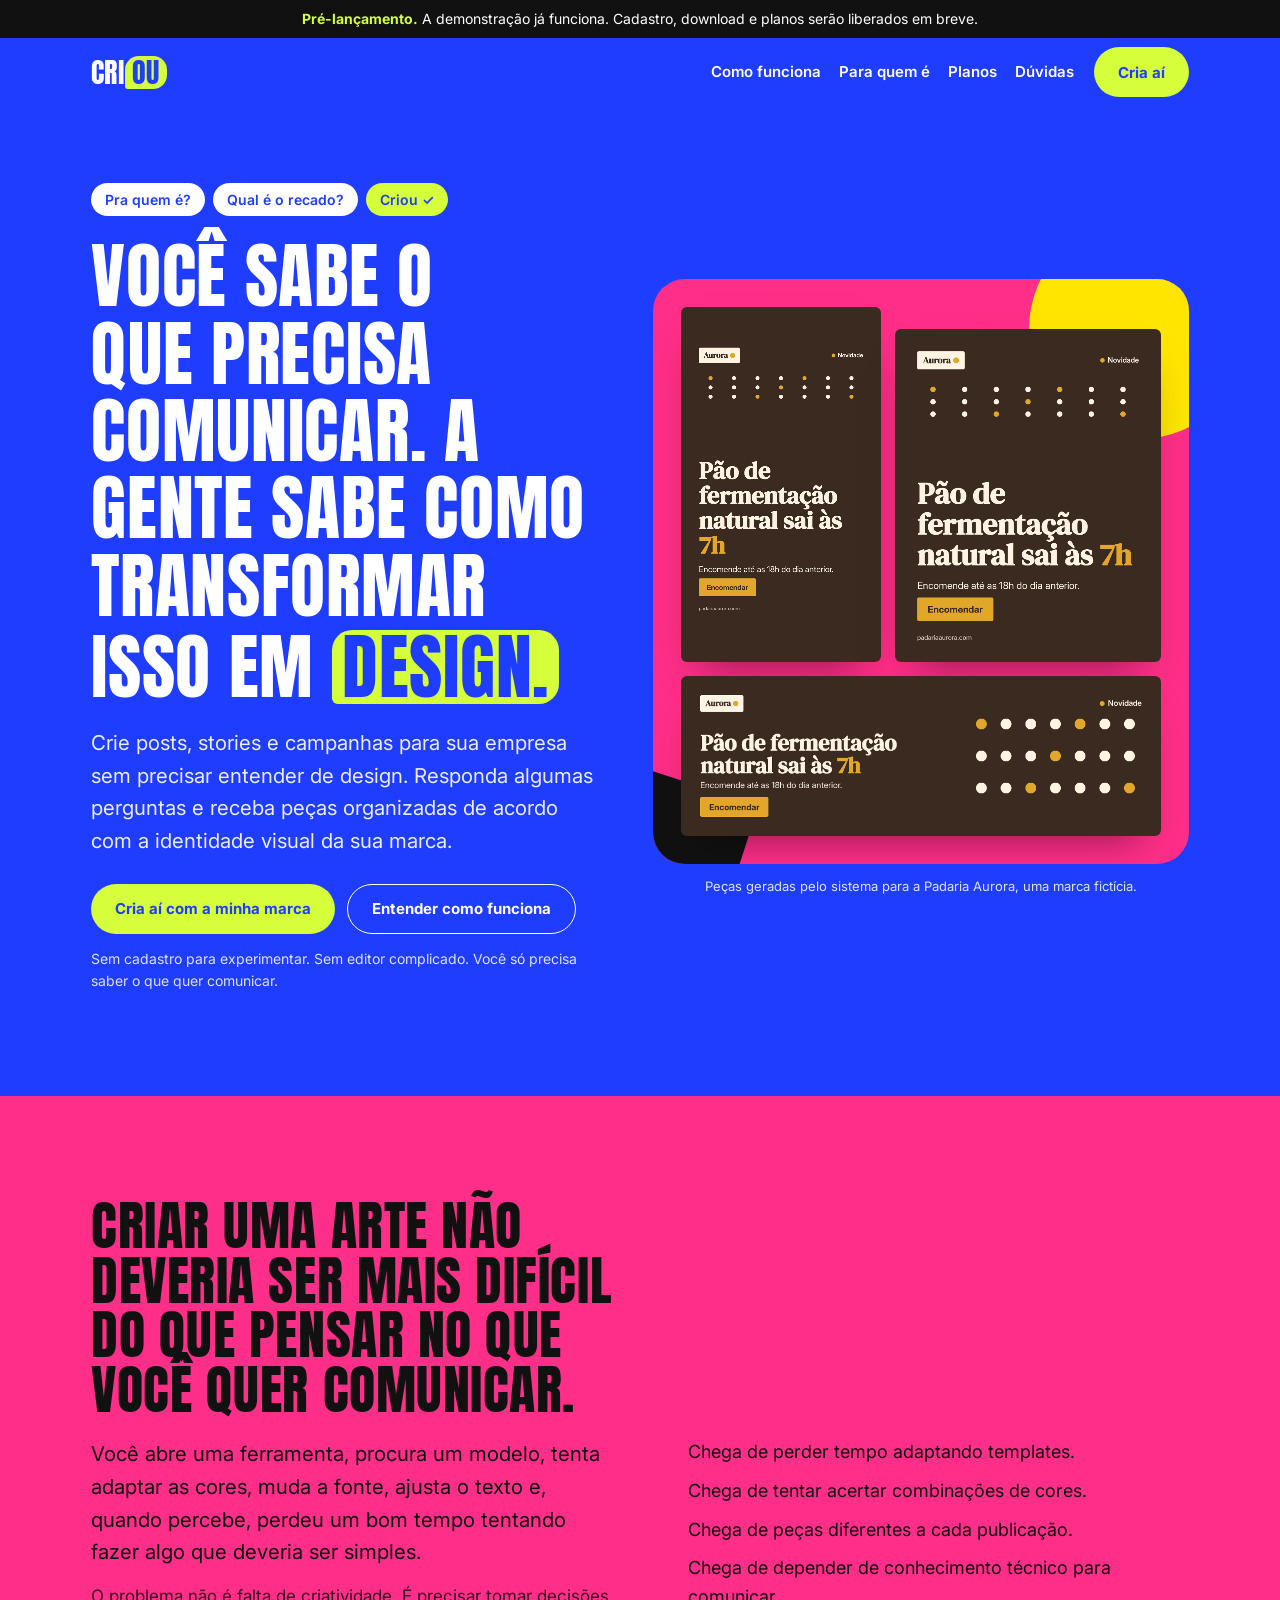
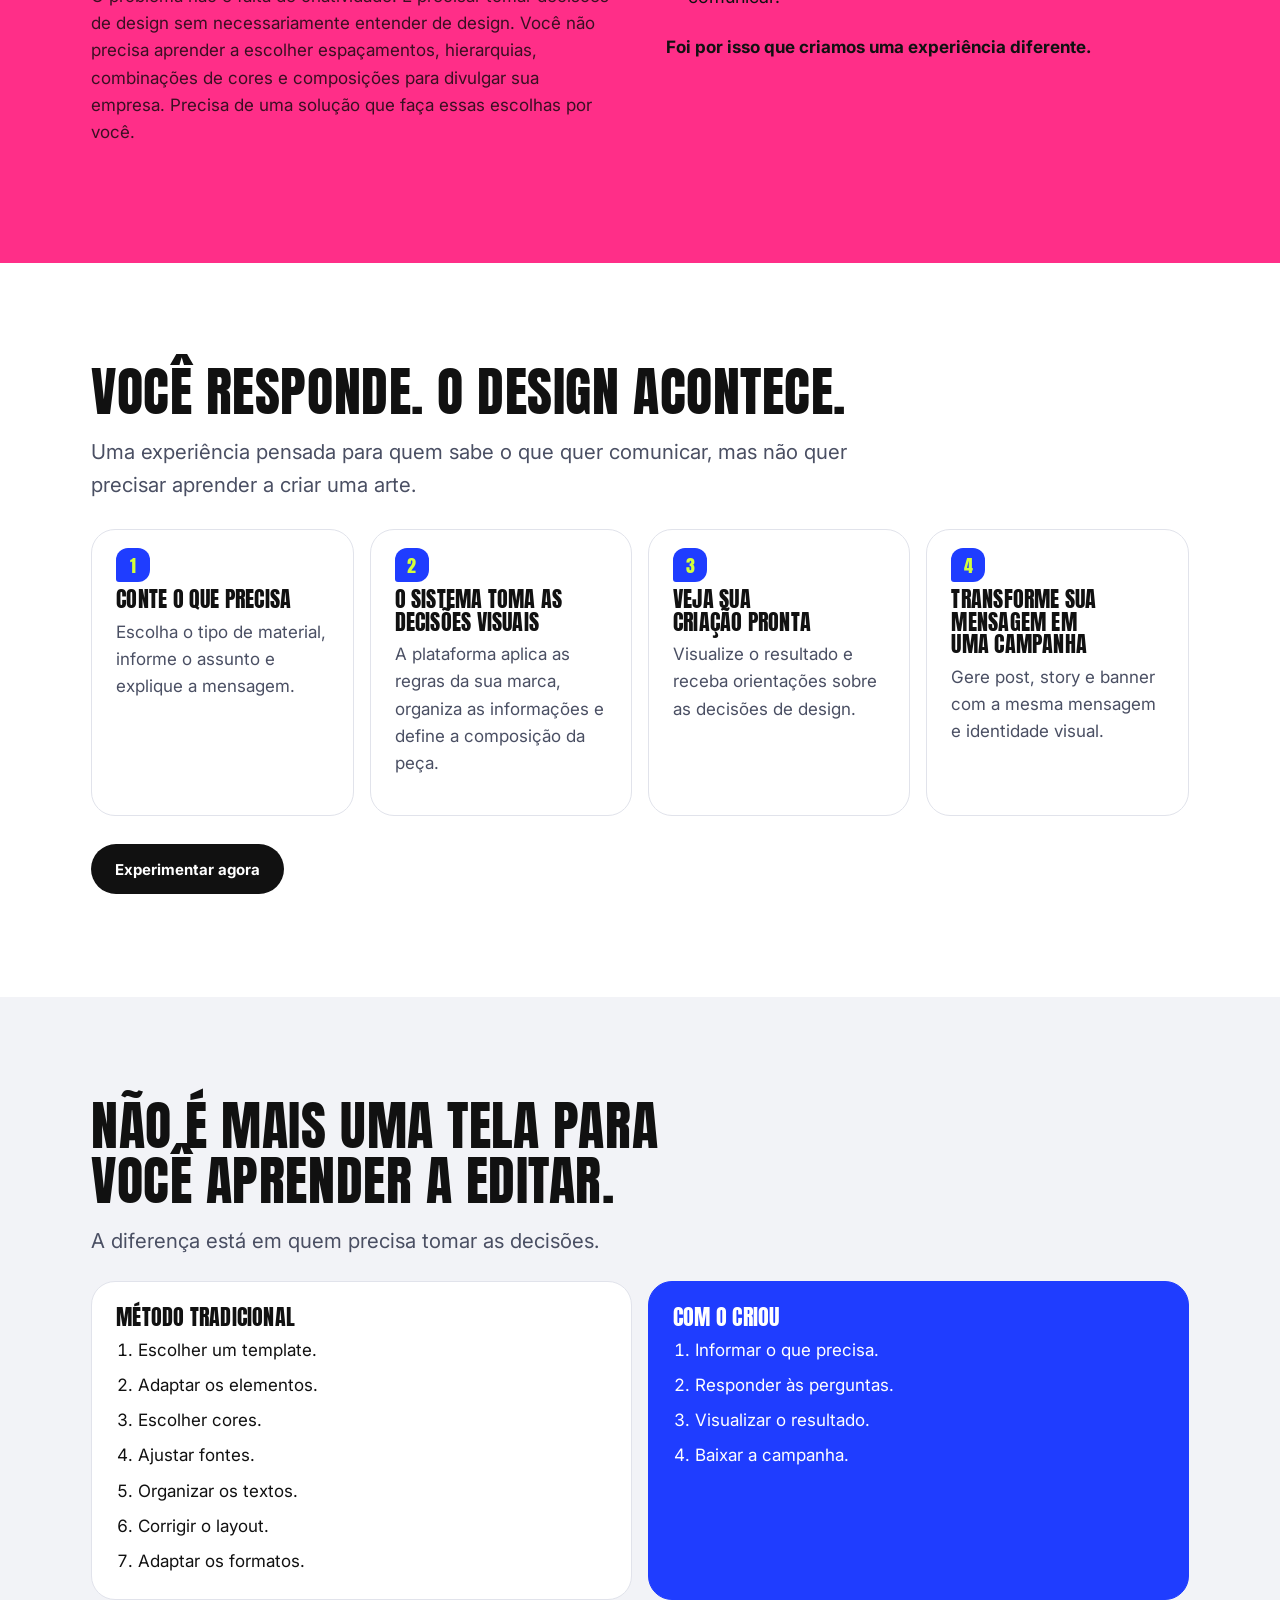
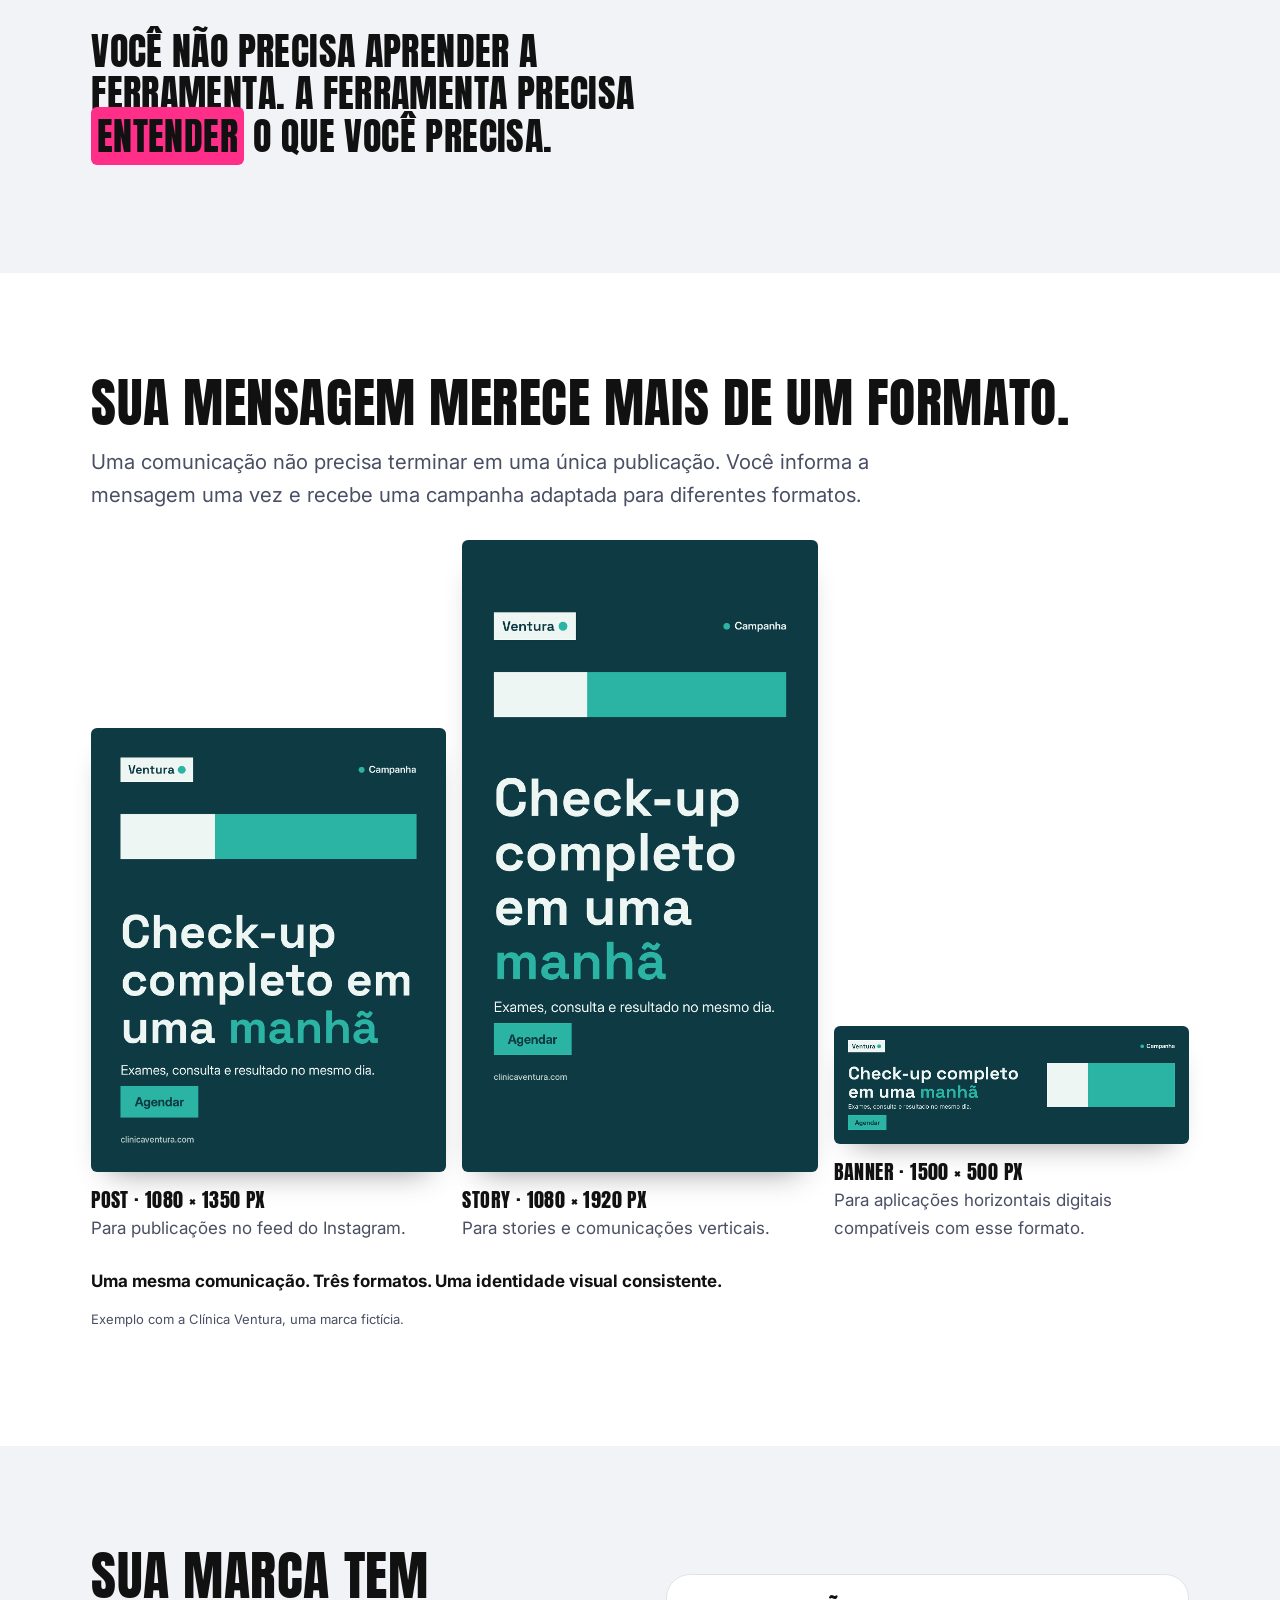
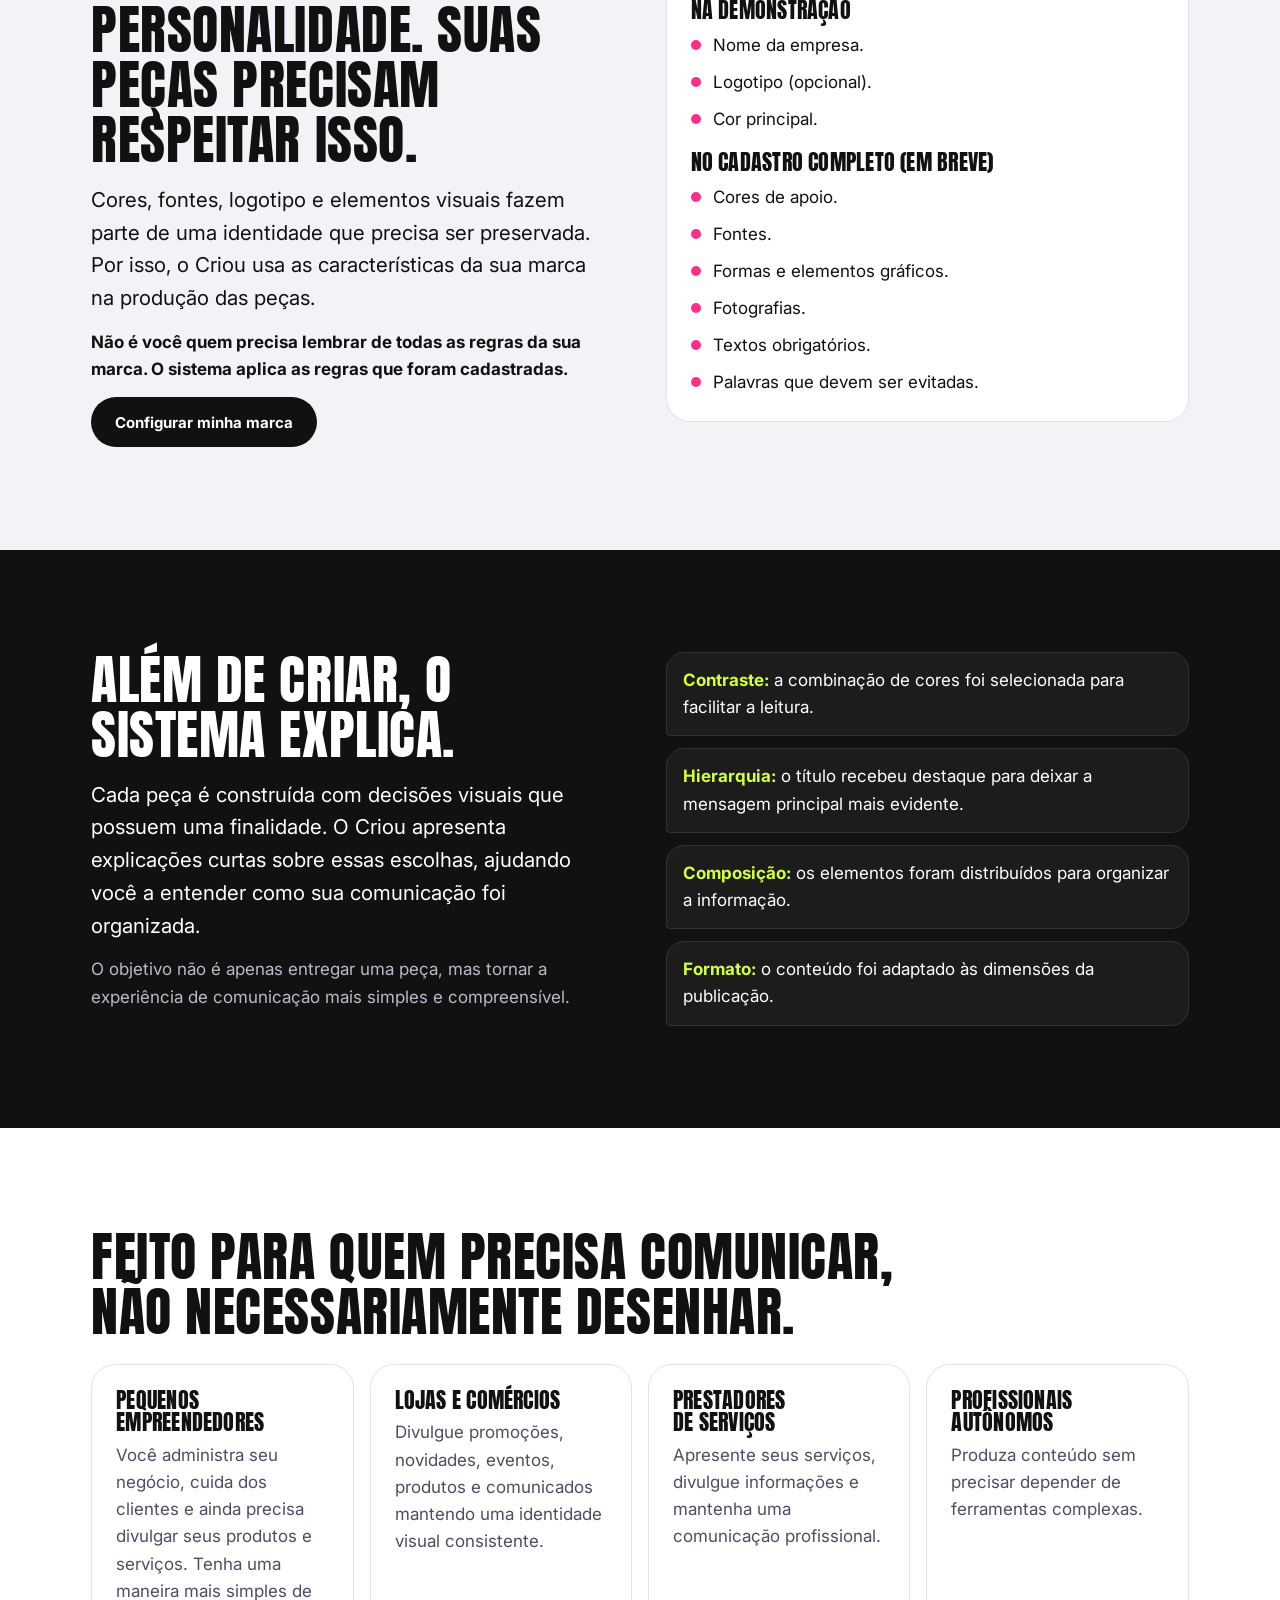
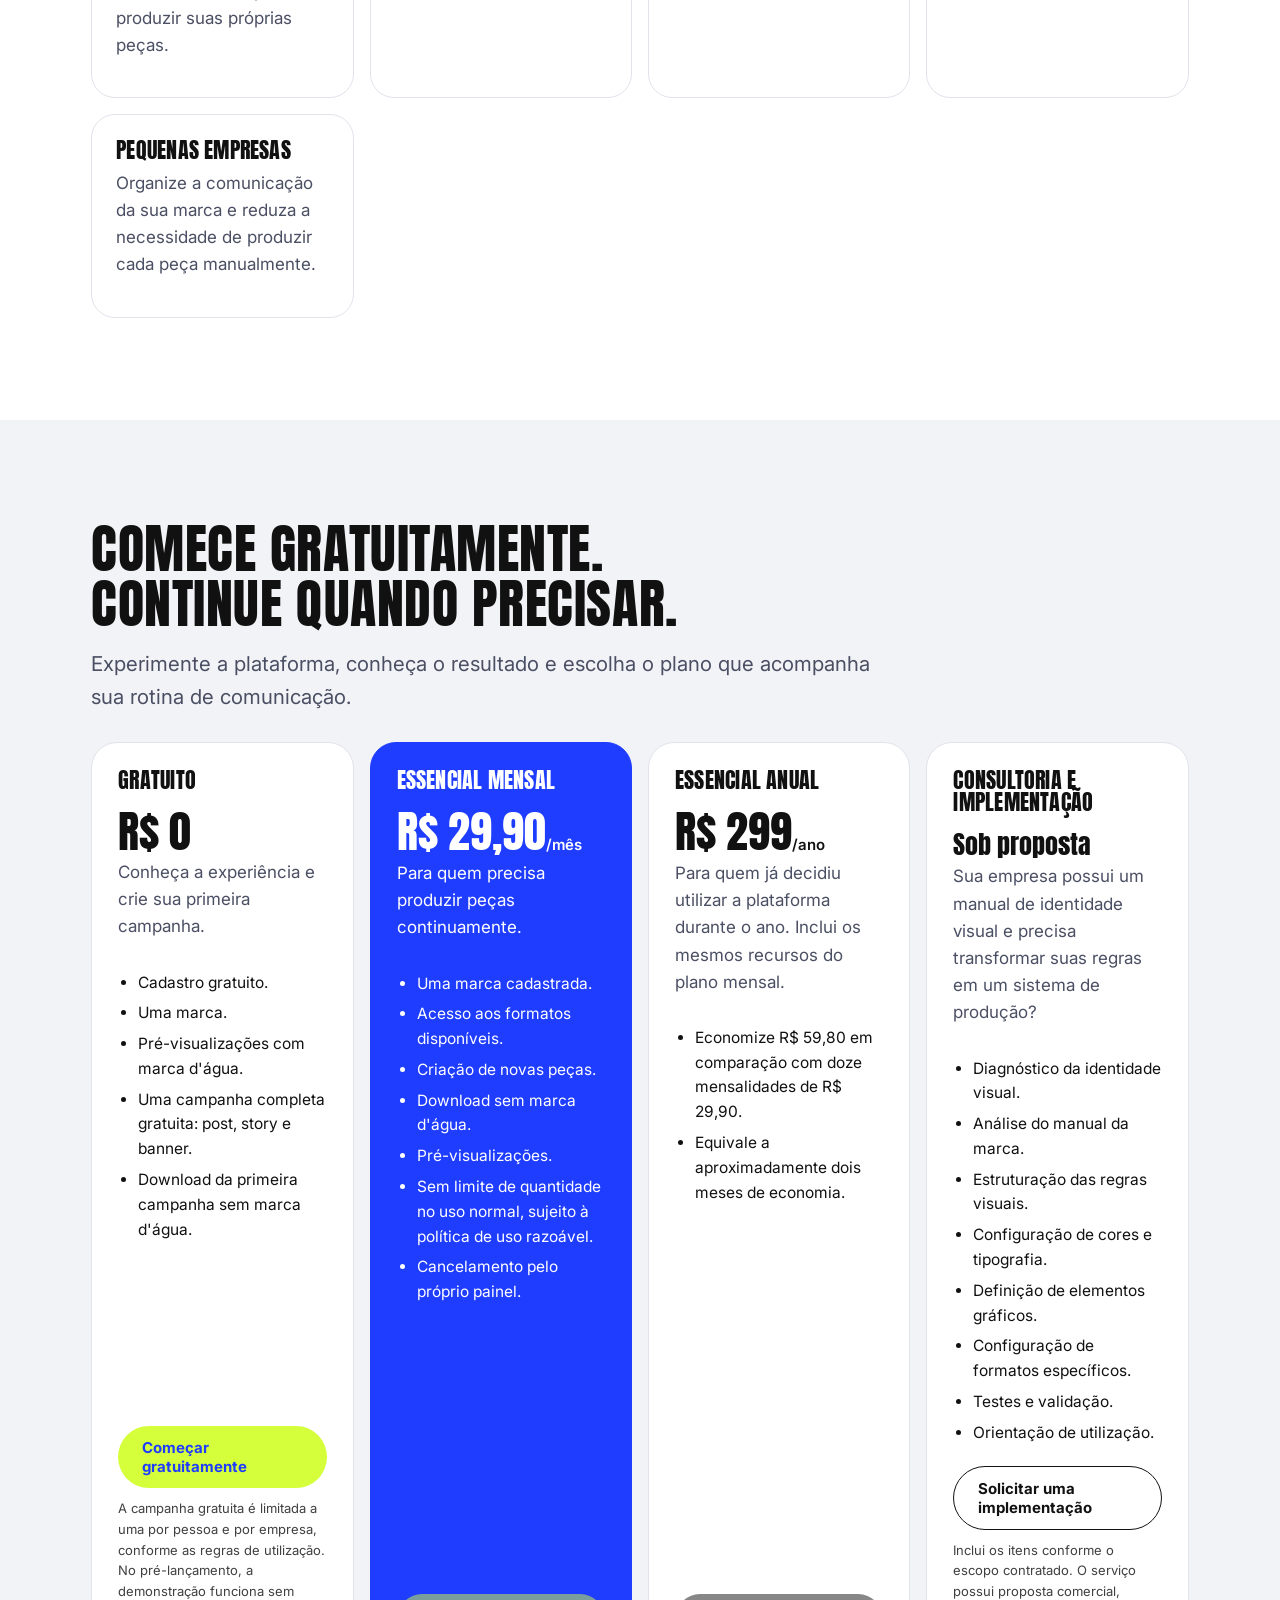
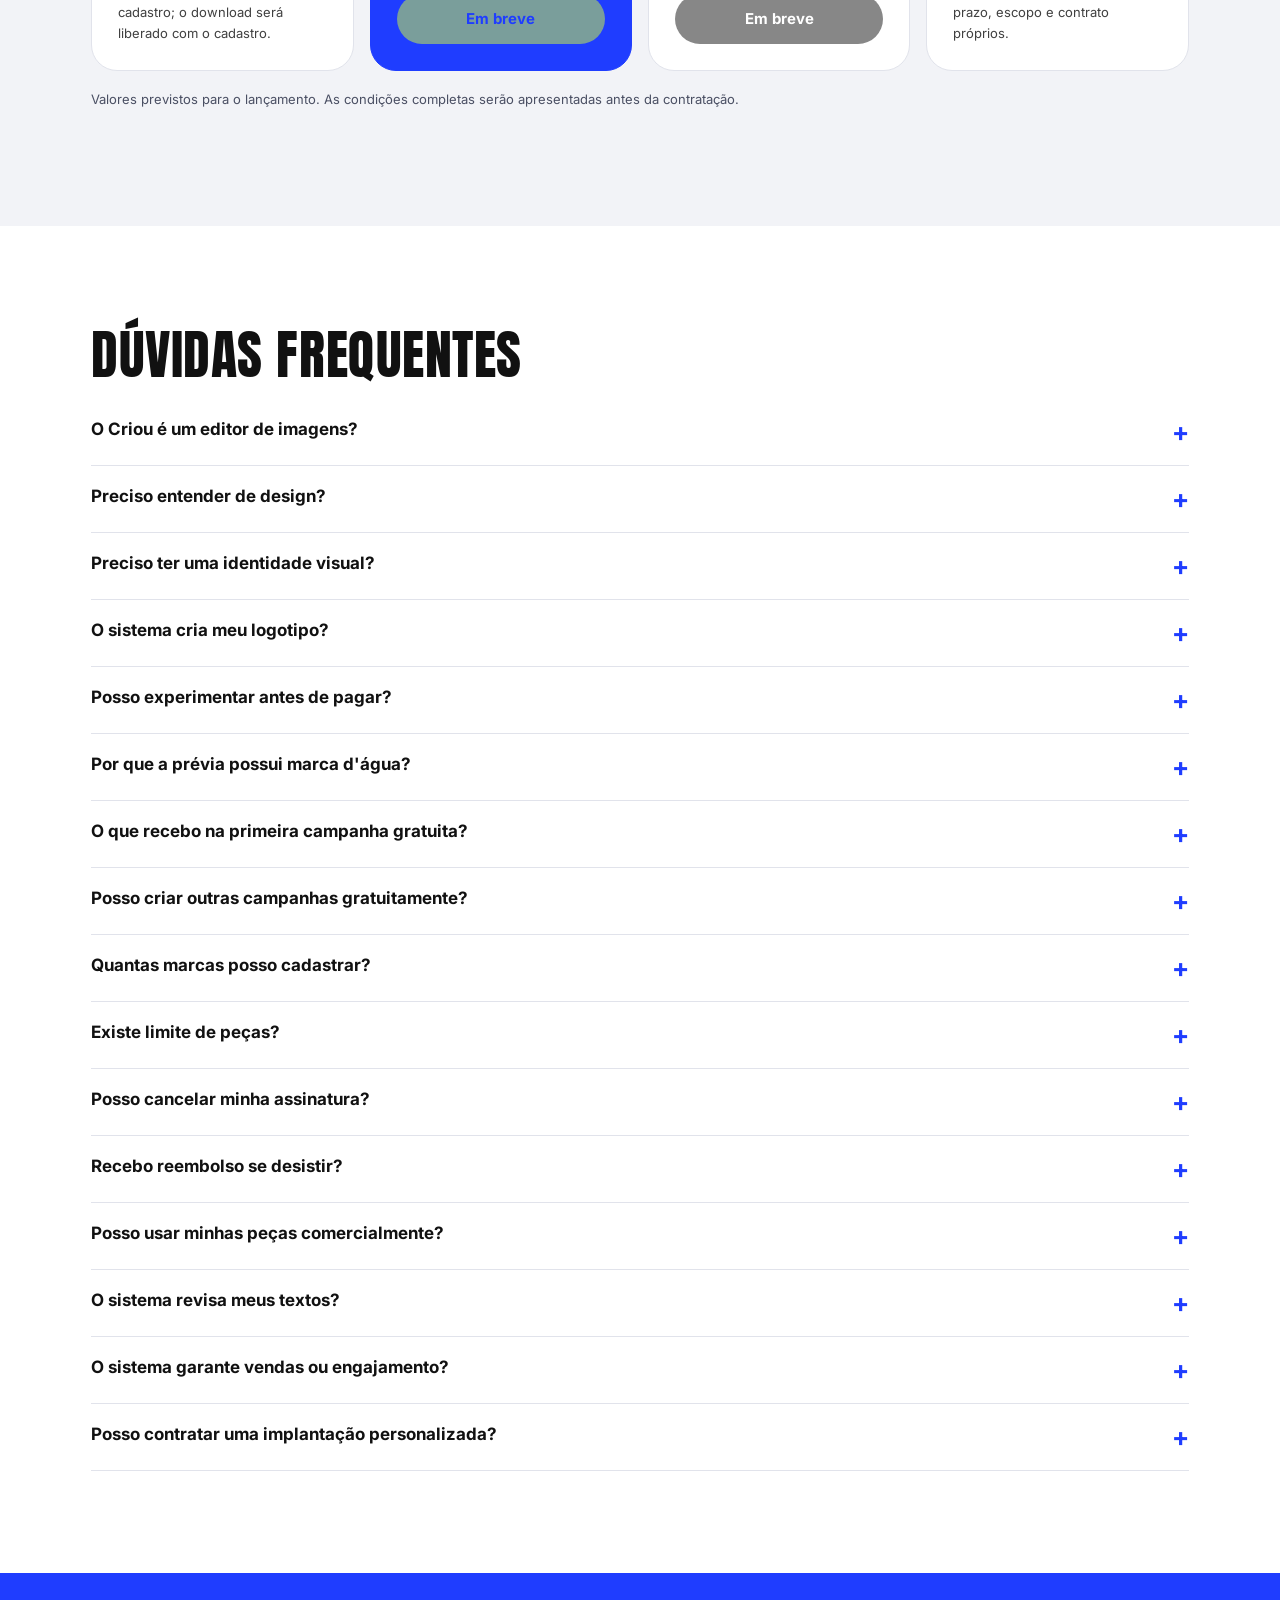
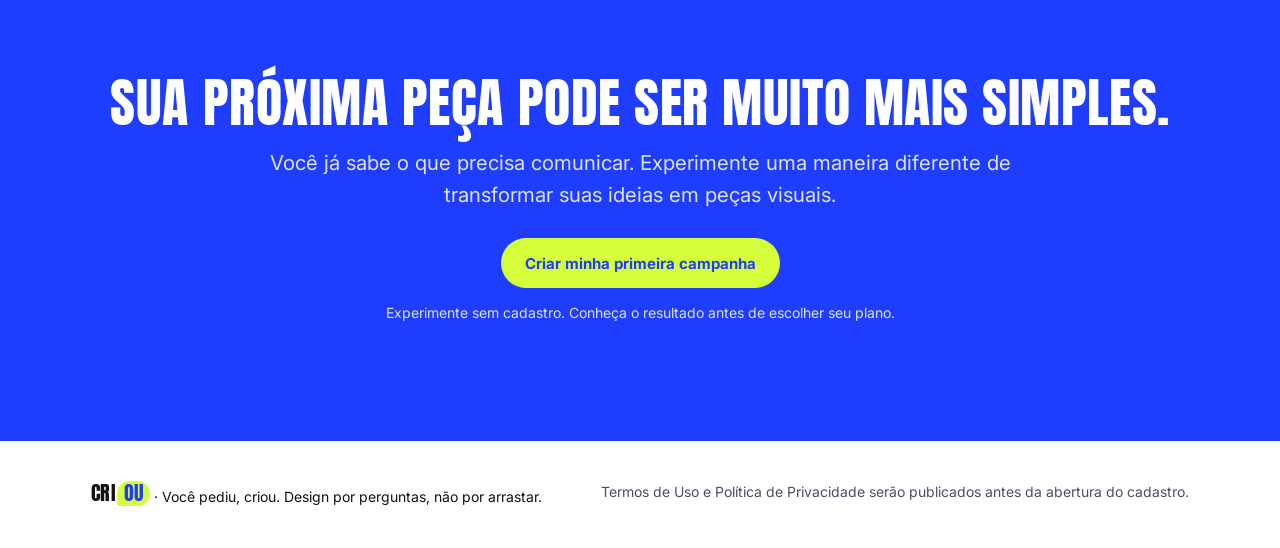
<file: public/index.html>
<!DOCTYPE html>
<html lang="pt-BR">
<head>
<meta charset="utf-8">
<meta name="viewport" content="width=device-width, initial-scale=1">
<title>Criou · Design por perguntas</title>
<meta name="description" content="Crie posts, stories e campanhas para sua empresa sem precisar entender de design. Responda algumas perguntas e receba peças organizadas de acordo com a identidade visual da sua marca.">
<link rel="preconnect" href="https://fonts.googleapis.com">
<link href="https://fonts.googleapis.com/css2?family=Anton&family=Inter:wght@400;500;600;700&family=Bricolage+Grotesque:opsz,wght@12..96,500;12..96,700;12..96,800&family=Figtree:wght@400;500;600;700&family=Instrument+Serif:ital@1&family=DM+Serif+Display&family=Space+Grotesk:wght@500;700&display=swap" rel="stylesheet">
<style>
/* VOICE: ousado e próximo ("Cria aí"), sem prometer o que o produto não faz.
   IDEA: um balcão de pedidos — você diz o que precisa, o sistema entrega a peça.
   PICTURE: peças reais geradas pelo motor (marcas fictícias), nunca mockups genéricos.
   COLOUR and TYPE: azul elétrico + ácido (base), pink, amarelo e preto (energia); Anton + Inter.
   LAYOUT: faixas largas, uma ideia por seção, CTA para a demonstração em todo o caminho. */
:root{--bg:#FFFFFF;--ink:#111111;--soft:#F2F3F7;--card:#FFFFFF;--line:#E1E3EB;--mute:#4A4F63;--acc:#D4FF3A;--accInk:#1F3DFF;--blue:#1F3DFF;--pink:#FF2E88;--yel:#FFE500}
.wm{font:400 28px/1 Anton,sans-serif;letter-spacing:.01em;text-transform:uppercase;display:inline-flex;align-items:center}.wm b{font-weight:400;background:var(--acc);color:var(--blue);border-radius:14px 14px 14px 3px;padding:2px 7px 3px;margin-left:1px}

*{box-sizing:border-box;min-width:0}
html{scroll-padding-top:80px}
body{margin:0;background:var(--bg);color:var(--ink);font:17px/1.6 Inter,system-ui,sans-serif;overflow-x:clip}
h1,h2,h3{font-family:Anton,Inter,sans-serif;font-weight:400;text-transform:uppercase;letter-spacing:.01em;line-height:1.02;margin:0;text-wrap:balance}
h1{font-size:clamp(42px,5.6vw,76px);line-height:1.08}
h2{font-size:clamp(34px,4.2vw,58px);margin-bottom:16px}
h3{font-size:22px;margin-bottom:8px}
p{margin:0 0 14px}
a{color:inherit}
.wrap{max-width:1200px;margin:0 auto;padding:0 max(4vw,18px)}
.band{padding:clamp(56px,8vw,104px) 0}
.dark{background:var(--ink);color:#FFFFFF}.dark .mute{color:#B9BCC8}
.blue{background:var(--blue);color:#FFFFFF}.blue .mute{color:#DCE2FF}
.pink{background:var(--pink);color:#111111}.pink .mute{color:#3A0F22}
.soft{background:var(--soft)}
.mute{color:var(--mute)}
.lead{font-size:clamp(18px,1.6vw,21px);max-width:62ch}
.pre{background:var(--ink);color:#FFFFFF;font-size:14px;text-align:center;padding:8px 16px}
.pre b{color:var(--acc)}
header.nav{position:sticky;top:0;z-index:20;background:var(--blue);color:#FFFFFF}
.nav .wrap{display:flex;align-items:center;gap:20px;min-height:68px;flex-wrap:wrap}
.logo{text-decoration:none;display:flex;align-items:center;margin-right:auto;color:#FFFFFF}
.nav nav{display:flex;gap:18px;flex-wrap:wrap}
.nav nav a{text-decoration:none;font-weight:600;font-size:15px}
.btn{display:inline-flex;align-items:center;justify-content:center;gap:8px;min-height:50px;padding:12px 24px;border-radius:999px;font:700 15px Inter,sans-serif;text-decoration:none;border:0;cursor:pointer;background:var(--ink);color:#FFFFFF}
.btn.acc{background:var(--acc);color:var(--blue)}.btn.pk{background:var(--pink);color:#111111}
.btn.ghost{background:transparent;color:inherit;border:1.5px solid currentColor}
.btn[disabled]{opacity:.5;cursor:not-allowed}
.btn:focus-visible,a:focus-visible,summary:focus-visible{outline:3px solid var(--pink);outline-offset:3px}
.hero{background:var(--blue);color:#FFFFFF;padding:clamp(40px,6vw,80px) 0 clamp(56px,7vw,104px);position:relative;overflow:hidden}
.hero .wrap{position:relative}
.chips-hero{display:flex;flex-wrap:wrap;gap:8px;margin:0 0 22px}
.chips-hero span{font:600 14px Inter,sans-serif;background:#FFFFFF;color:var(--blue);padding:8px 14px;border-radius:999px}
.chips-hero span.ok{background:var(--acc)}
.hero .grid{display:grid;grid-template-columns:minmax(0,1fr) minmax(0,1.05fr);gap:clamp(28px,4vw,56px);align-items:center}
.hero h1 em{font-style:normal;background:var(--acc);color:var(--blue);border-radius:.28em .28em .28em .08em;padding:.04em .14em 0;display:inline-block;line-height:1;margin-top:.06em}
.ctas{display:flex;flex-wrap:wrap;gap:12px;margin:26px 0 14px}
.micro{font-size:14px;color:var(--mute)}
.hero .micro{color:#DCE2FF}.hero .lead{color:#E9EDFF}
.hero .btn.ghost{color:#FFFFFF}
.stage{position:relative;overflow:hidden;display:grid;grid-template-columns:minmax(0,.75fr) minmax(0,1fr);gap:14px;align-items:end;background:var(--pink);border-radius:32px;padding:clamp(16px,2.6vw,28px)}
.stage::before{content:"";position:absolute;right:-60px;top:-60px;width:220px;height:220px;border-radius:50%;background:var(--yel)}
.stage::after{content:"";position:absolute;left:-30px;bottom:-40px;width:120px;height:120px;background:var(--ink);transform:rotate(18deg)}
.stage canvas{position:relative;z-index:1}
.stage canvas{display:block;width:100%;border-radius:6px;box-shadow:0 22px 40px -22px rgba(0,0,0,.5);height:auto}
.stage .c-banner{grid-column:1/-1}
.stage+.cap{margin-top:12px}
.cap{font-size:13px;color:var(--mute);text-align:center}
.hero .cap{color:#DCE2FF}
.cols{display:grid;grid-template-columns:repeat(auto-fit,minmax(min(100%,240px),1fr));gap:16px}
.card{background:var(--card);border:1px solid var(--line);border-radius:24px;padding:24px}
.dark .card{background:#1C1C1C;border-color:#333}
.steps{counter-reset:s;display:grid;grid-template-columns:repeat(auto-fit,minmax(min(100%,240px),1fr));gap:16px;margin:28px 0}
.steps .card{position:relative;padding-top:58px}
.steps .card::before{counter-increment:s;content:counter(s);position:absolute;top:18px;left:24px;width:34px;height:34px;border-radius:12px 12px 12px 3px;background:var(--blue);color:var(--acc);font:400 18px Anton,sans-serif;display:grid;place-items:center}
.list{list-style:none;padding:0;margin:0;display:grid;gap:10px}
.list li{display:flex;gap:12px;align-items:baseline}
.list li::before{content:"";flex:none;width:10px;height:10px;border-radius:50%;background:var(--pink);transform:translateY(-1px)}
.vs{display:grid;grid-template-columns:repeat(2,minmax(0,1fr));gap:16px;margin-top:24px}
.vs ol{margin:0;padding-left:22px;display:grid;gap:8px}
.vs .card.on{background:var(--blue);color:#FFFFFF;border-color:var(--blue)}
.quote{font:400 clamp(28px,3vw,40px)/1.1 Anton,sans-serif;text-transform:uppercase;letter-spacing:.01em;margin-top:30px;max-width:30ch}
.quote em{font-style:normal;background:var(--pink);color:#111111;padding:0 .15em;border-radius:6px}
.fmt{display:grid;grid-template-columns:repeat(3,minmax(0,1fr));gap:16px;align-items:end;margin-top:28px}
.fmt figure{margin:0}
.fmt canvas{width:100%;height:auto;display:block;border-radius:6px;box-shadow:0 16px 30px -18px rgba(0,0,0,.45)}
.fmt figcaption{margin-top:12px}
.fmt figcaption b{display:block;font:400 20px Anton,sans-serif;text-transform:uppercase;letter-spacing:.02em}
.split{display:grid;grid-template-columns:minmax(0,1fr) minmax(0,1fr);gap:clamp(24px,4vw,56px);align-items:center}
.why{display:grid;gap:12px}
.why div{background:#1C1C1C;border:1px solid #333;border-radius:18px 18px 18px 4px;padding:14px 16px}
.why b{color:var(--acc)}
.plans{display:grid;grid-template-columns:repeat(auto-fit,minmax(min(100%,250px),1fr));gap:16px;margin-top:28px;align-items:stretch}
.plan{display:flex;flex-direction:column;background:var(--card);border:1px solid var(--line);border-radius:26px;padding:26px}
.plan.hi{background:var(--blue);color:#FFFFFF;border-color:var(--blue)}
.plan .price{font:400 44px/1 Anton,sans-serif;margin:10px 0 6px;white-space:nowrap}
.plan .price small{font:600 15px Inter,sans-serif}
.plan ul{margin:16px 0 20px;padding-left:20px;display:grid;gap:6px;font-size:15.5px}
.plan .btn{margin-top:auto}
.plan .note{font-size:13px;margin:10px 0 0;opacity:.8}
.faq details{border-bottom:1px solid var(--line);padding:6px 0}
.faq summary{cursor:pointer;font:700 17px Inter,sans-serif;padding:14px 0;list-style:none;display:flex;justify-content:space-between;gap:16px}
.faq summary::after{content:"+";color:var(--blue);font-size:26px;line-height:1;font-weight:700}
.faq details[open] summary::after{content:"–"}
.faq details p{max-width:72ch;color:var(--mute)}
footer{padding:40px 0;font-size:14px}
footer .wrap{display:flex;flex-wrap:wrap;gap:12px 28px;justify-content:space-between}
@media(max-width:860px){.hero .grid,.split{grid-template-columns:minmax(0,1fr)}.vs{grid-template-columns:minmax(0,1fr)}.nav nav{display:none}.nav .wrap{flex-wrap:nowrap}}
@media(max-width:600px){.fmt{grid-template-columns:minmax(0,1fr) minmax(0,1fr)}.fmt figure:last-child{grid-column:1/-1}body{font-size:16px}}
@media(prefers-reduced-motion:no-preference){.stage canvas{transition:transform .5s}.stage:hover .c-post{transform:translateY(-6px)}}
</style>
</head>
<body>
<div class="pre"><b>Pré-lançamento.</b> A demonstração já funciona. Cadastro, download e planos serão liberados em breve.</div>
<header class="nav"><div class="wrap">
  <a class="logo" href="#topo"><span class="wm">cri<b>ou</b></span></a>
  <nav aria-label="Principal"><a href="#como-funciona">Como funciona</a><a href="#para-quem">Para quem é</a><a href="#planos">Planos</a><a href="#duvidas">Dúvidas</a></nav>
  <a class="btn acc" href="criar/">Cria aí</a>
</div></header>

<main id="topo">
<section class="hero"><div class="wrap grid">
  <div>
    <div class="chips-hero" aria-hidden="true"><span>Pra quem é?</span><span>Qual é o recado?</span><span class="ok">Criou ✓</span></div>
    <h1>Você sabe o que precisa comunicar. A gente sabe como transformar isso em <em>design.</em></h1>
    <p class="lead" style="margin-top:20px">Crie posts, stories e campanhas para sua empresa sem precisar entender de design. Responda algumas perguntas e receba peças organizadas de acordo com a identidade visual da sua marca.</p>
    <div class="ctas"><a class="btn acc" href="criar/">Cria aí com a minha marca</a><a class="btn ghost" href="#como-funciona">Entender como funciona</a></div>
    <p class="micro">Sem cadastro para experimentar. Sem editor complicado. Você só precisa saber o que quer comunicar.</p>
  </div>
  <div>
    <div class="stage" aria-label="Exemplo de campanha gerada: post, story e banner da mesma marca">
      <canvas class="c-story" data-marca="aurora" data-fmt="story" data-ex="hero"></canvas>
      <canvas class="c-post" data-marca="aurora" data-fmt="post" data-ex="hero"></canvas>
      <canvas class="c-banner" data-marca="aurora" data-fmt="banner" data-ex="hero"></canvas>
    </div>
    <p class="cap">Peças geradas pelo sistema para a Padaria Aurora, uma marca fictícia.</p>
  </div>
</div></section>

<section class="band pink"><div class="wrap">
  <h2 style="max-width:22ch">Criar uma arte não deveria ser mais difícil do que pensar no que você quer comunicar.</h2>
  <div class="split" style="align-items:start;margin-top:20px">
    <div>
      <p class="lead">Você abre uma ferramenta, procura um modelo, tenta adaptar as cores, muda a fonte, ajusta o texto e, quando percebe, perdeu um bom tempo tentando fazer algo que deveria ser simples.</p>
      <p class="mute">O problema não é falta de criatividade. É precisar tomar decisões de design sem necessariamente entender de design. Você não precisa aprender a escolher espaçamentos, hierarquias, combinações de cores e composições para divulgar sua empresa. Precisa de uma solução que faça essas escolhas por você.</p>
    </div>
    <div>
      <ul class="list" style="font-size:18px">
        <li>Chega de perder tempo adaptando templates.</li>
        <li>Chega de tentar acertar combinações de cores.</li>
        <li>Chega de peças diferentes a cada publicação.</li>
        <li>Chega de depender de conhecimento técnico para comunicar.</li>
      </ul>
      <p style="margin-top:22px;font-weight:700">Foi por isso que criamos uma experiência diferente.</p>
    </div>
  </div>
</div></section>

<section class="band" id="como-funciona"><div class="wrap">
  <h2>Você responde. O design acontece.</h2>
  <p class="lead mute">Uma experiência pensada para quem sabe o que quer comunicar, mas não quer precisar aprender a criar uma arte.</p>
  <div class="steps">
    <div class="card"><h3>Conte o que precisa</h3><p class="mute">Escolha o tipo de material, informe o assunto e explique a mensagem.</p></div>
    <div class="card"><h3>O sistema toma as decisões visuais</h3><p class="mute">A plataforma aplica as regras da sua marca, organiza as informações e define a composição da peça.</p></div>
    <div class="card"><h3>Veja sua criação pronta</h3><p class="mute">Visualize o resultado e receba orientações sobre as decisões de design.</p></div>
    <div class="card"><h3>Transforme sua mensagem em uma campanha</h3><p class="mute">Gere post, story e banner com a mesma mensagem e identidade visual.</p></div>
  </div>
  <a class="btn" href="criar/">Experimentar agora</a>
</div></section>

<section class="band soft"><div class="wrap">
  <h2>Não é mais uma tela para você aprender a editar.</h2>
  <p class="lead mute">A diferença está em quem precisa tomar as decisões.</p>
  <div class="vs">
    <div class="card"><h3>Método tradicional</h3><ol><li>Escolher um template.</li><li>Adaptar os elementos.</li><li>Escolher cores.</li><li>Ajustar fontes.</li><li>Organizar os textos.</li><li>Corrigir o layout.</li><li>Adaptar os formatos.</li></ol></div>
    <div class="card on"><h3>Com o Criou</h3><ol><li>Informar o que precisa.</li><li>Responder às perguntas.</li><li>Visualizar o resultado.</li><li>Baixar a campanha.</li></ol></div>
  </div>
  <p class="quote">Você não precisa aprender a ferramenta. A ferramenta precisa <em>entender</em> o que você precisa.</p>
</div></section>

<section class="band"><div class="wrap">
  <h2>Sua mensagem merece mais de um formato.</h2>
  <p class="lead mute">Uma comunicação não precisa terminar em uma única publicação. Você informa a mensagem uma vez e recebe uma campanha adaptada para diferentes formatos.</p>
  <div class="fmt">
    <figure><canvas data-marca="ventura" data-fmt="post" data-ex="fmt"></canvas><figcaption><b>Post · 1080 × 1350 px</b><span class="mute">Para publicações no feed do Instagram.</span></figcaption></figure>
    <figure><canvas data-marca="ventura" data-fmt="story" data-ex="fmt"></canvas><figcaption><b>Story · 1080 × 1920 px</b><span class="mute">Para stories e comunicações verticais.</span></figcaption></figure>
    <figure><canvas data-marca="ventura" data-fmt="banner" data-ex="fmt"></canvas><figcaption><b>Banner · 1500 × 500 px</b><span class="mute">Para aplicações horizontais digitais compatíveis com esse formato.</span></figcaption></figure>
  </div>
  <p style="margin-top:26px;font-weight:700">Uma mesma comunicação. Três formatos. Uma identidade visual consistente.</p>
  <p class="cap" style="text-align:left">Exemplo com a Clínica Ventura, uma marca fictícia.</p>
</div></section>

<section class="band soft"><div class="wrap split">
  <div>
    <h2>Sua marca tem personalidade. Suas peças precisam respeitar isso.</h2>
    <p class="lead">Cores, fontes, logotipo e elementos visuais fazem parte de uma identidade que precisa ser preservada. Por isso, o Criou usa as características da sua marca na produção das peças.</p>
    <p style="font-weight:700">Não é você quem precisa lembrar de todas as regras da sua marca. O sistema aplica as regras que foram cadastradas.</p>
    <a class="btn" href="criar/">Configurar minha marca</a>
  </div>
  <div class="card">
    <h3>Na demonstração</h3>
    <ul class="list" style="margin:10px 0 18px"><li>Nome da empresa.</li><li>Logotipo (opcional).</li><li>Cor principal.</li></ul>
    <h3>No cadastro completo (em breve)</h3>
    <ul class="list" style="margin-top:10px"><li>Cores de apoio.</li><li>Fontes.</li><li>Formas e elementos gráficos.</li><li>Fotografias.</li><li>Textos obrigatórios.</li><li>Palavras que devem ser evitadas.</li></ul>
  </div>
</div></section>

<section class="band dark"><div class="wrap split">
  <div>
    <h2>Além de criar, o sistema explica.</h2>
    <p class="lead">Cada peça é construída com decisões visuais que possuem uma finalidade. O Criou apresenta explicações curtas sobre essas escolhas, ajudando você a entender como sua comunicação foi organizada.</p>
    <p class="mute">O objetivo não é apenas entregar uma peça, mas tornar a experiência de comunicação mais simples e compreensível.</p>
  </div>
  <div class="why">
    <div><b>Contraste:</b> a combinação de cores foi selecionada para facilitar a leitura.</div>
    <div><b>Hierarquia:</b> o título recebeu destaque para deixar a mensagem principal mais evidente.</div>
    <div><b>Composição:</b> os elementos foram distribuídos para organizar a informação.</div>
    <div><b>Formato:</b> o conteúdo foi adaptado às dimensões da publicação.</div>
  </div>
</div></section>

<section class="band" id="para-quem"><div class="wrap">
  <h2>Feito para quem precisa comunicar, não necessariamente desenhar.</h2>
  <div class="cols" style="margin-top:24px">
    <div class="card"><h3>Pequenos empreendedores</h3><p class="mute">Você administra seu negócio, cuida dos clientes e ainda precisa divulgar seus produtos e serviços. Tenha uma maneira mais simples de produzir suas próprias peças.</p></div>
    <div class="card"><h3>Lojas e comércios</h3><p class="mute">Divulgue promoções, novidades, eventos, produtos e comunicados mantendo uma identidade visual consistente.</p></div>
    <div class="card"><h3>Prestadores de serviços</h3><p class="mute">Apresente seus serviços, divulgue informações e mantenha uma comunicação profissional.</p></div>
    <div class="card"><h3>Profissionais autônomos</h3><p class="mute">Produza conteúdo sem precisar depender de ferramentas complexas.</p></div>
    <div class="card"><h3>Pequenas empresas</h3><p class="mute">Organize a comunicação da sua marca e reduza a necessidade de produzir cada peça manualmente.</p></div>
  </div>
</div></section>

<section class="band soft" id="planos"><div class="wrap">
  <h2>Comece gratuitamente. Continue quando precisar.</h2>
  <p class="lead mute">Experimente a plataforma, conheça o resultado e escolha o plano que acompanha sua rotina de comunicação.</p>
  <div class="plans">
    <div class="plan"><h3>Gratuito</h3><div class="price">R$ 0</div><p class="mute">Conheça a experiência e crie sua primeira campanha.</p>
      <ul><li>Cadastro gratuito.</li><li>Uma marca.</li><li>Pré-visualizações com marca d'água.</li><li>Uma campanha completa gratuita: post, story e banner.</li><li>Download da primeira campanha sem marca d'água.</li></ul>
      <a class="btn acc" href="criar/">Começar gratuitamente</a>
      <p class="note">A campanha gratuita é limitada a uma por pessoa e por empresa, conforme as regras de utilização. No pré-lançamento, a demonstração funciona sem cadastro; o download será liberado com o cadastro.</p></div>
    <div class="plan hi"><h3>Essencial mensal</h3><div class="price">R$ 29,90<small>/mês</small></div><p>Para quem precisa produzir peças continuamente.</p>
      <ul><li>Uma marca cadastrada.</li><li>Acesso aos formatos disponíveis.</li><li>Criação de novas peças.</li><li>Download sem marca d'água.</li><li>Pré-visualizações.</li><li>Sem limite de quantidade no uso normal, sujeito à política de uso razoável.</li><li>Cancelamento pelo próprio painel.</li></ul>
      <button class="btn acc" disabled>Em breve</button></div>
    <div class="plan"><h3>Essencial anual</h3><div class="price">R$ 299<small>/ano</small></div><p class="mute">Para quem já decidiu utilizar a plataforma durante o ano. Inclui os mesmos recursos do plano mensal.</p>
      <ul><li>Economize R$ 59,80 em comparação com doze mensalidades de R$ 29,90.</li><li>Equivale a aproximadamente dois meses de economia.</li></ul>
      <button class="btn" disabled>Em breve</button></div>
    <div class="plan"><h3>Consultoria e implementação</h3><div class="price" style="font-size:26px;white-space:normal">Sob proposta</div><p class="mute">Sua empresa possui um manual de identidade visual e precisa transformar suas regras em um sistema de produção?</p>
      <ul><li>Diagnóstico da identidade visual.</li><li>Análise do manual da marca.</li><li>Estruturação das regras visuais.</li><li>Configuração de cores e tipografia.</li><li>Definição de elementos gráficos.</li><li>Configuração de formatos específicos.</li><li>Testes e validação.</li><li>Orientação de utilização.</li></ul>
      <a class="btn ghost" href="https://joandersantos.com.br" rel="noopener">Solicitar uma implementação</a>
      <p class="note">Inclui os itens conforme o escopo contratado. O serviço possui proposta comercial, prazo, escopo e contrato próprios.</p></div>
  </div>
  <p class="cap" style="text-align:left;margin-top:18px">Valores previstos para o lançamento. As condições completas serão apresentadas antes da contratação.</p>
</div></section>

<section class="band faq" id="duvidas"><div class="wrap">
  <h2>Dúvidas frequentes</h2>
  <div id="faq" style="margin-top:16px"></div>
</div></section>

<section class="band blue"><div class="wrap" style="text-align:center">
  <h2>Sua próxima peça pode ser muito mais simples.</h2>
  <p class="lead mute" style="margin:0 auto 26px">Você já sabe o que precisa comunicar. Experimente uma maneira diferente de transformar suas ideias em peças visuais.</p>
  <a class="btn acc" href="criar/">Criar minha primeira campanha</a>
  <p class="micro" style="color:#DCE2FF;margin-top:14px">Experimente sem cadastro. Conheça o resultado antes de escolher seu plano.</p>
</div></section>
</main>

<footer><div class="wrap">
  <span><span class="wm" style="font-size:20px">cri<b>ou</b></span> · Você pediu, criou. Design por perguntas, não por arrastar.</span>
  <span class="mute">Termos de Uso e Política de Privacidade serão publicados antes da abertura do cadastro.</span>
</div></footer>

<script src="js/motor.js"></script>
<script>
{
const FAQ=[
['O Criou é um editor de imagens?','Não. A plataforma não oferece uma tela de edição livre. Você responde perguntas sobre sua necessidade e o sistema define a composição visual utilizando as regras da marca cadastrada.'],
['Preciso entender de design?','Não. A experiência foi desenvolvida justamente para quem não possui conhecimento técnico de design.'],
['Preciso ter uma identidade visual?','Não necessariamente. Você pode começar informando o nome da empresa e uma cor de referência. O cadastro de logotipo, fontes e outros elementos pode ser feito posteriormente.'],
['O sistema cria meu logotipo?','Não. A plataforma utiliza os elementos de identidade visual fornecidos pelo usuário. Ela não cria logotipos nem desenvolve uma identidade visual completa.'],
['Posso experimentar antes de pagar?','Sim. Você pode acessar a demonstração e visualizar prévias sem realizar cadastro.'],
['Por que a prévia possui marca d\'água?','A prévia permite conhecer o resultado, mas é destinada à visualização. A primeira campanha completa poderá ser baixada gratuitamente após o cadastro e a confirmação do e-mail.'],
['O que recebo na primeira campanha gratuita?','Um post, um story e um banner produzidos a partir da mesma mensagem.'],
['Posso criar outras campanhas gratuitamente?','Você pode continuar visualizando prévias com marca d\'água. Para baixar novas peças sem marca d\'água, é necessário possuir uma assinatura ativa.'],
['Quantas marcas posso cadastrar?','O plano gratuito e o plano Essencial permitem cadastrar uma marca por conta.'],
['Existe limite de peças?','O plano Essencial não possui um limite fixo de quantidade para o uso normal, sujeito à política de uso razoável e às regras de prevenção de abuso.'],
['Posso cancelar minha assinatura?','Sim. O cancelamento pode ser realizado pelo próprio painel, sem necessidade de ligação telefônica.'],
['Recebo reembolso se desistir?','Nas contratações abrangidas pelo direito de arrependimento previsto na legislação brasileira, o consumidor poderá solicitar o cancelamento e a devolução integral dentro do prazo legal de sete dias, observadas as condições aplicáveis.'],
['Posso usar minhas peças comercialmente?','Você poderá utilizar as peças baixadas conforme as condições dos Termos de Uso, desde que possua os direitos necessários sobre os logotipos, imagens, fontes e demais materiais fornecidos.'],
['O sistema revisa meus textos?','Não. A plataforma organiza visualmente as mensagens informadas, mas não garante revisão ortográfica, jurídica ou técnica do conteúdo.'],
['O sistema garante vendas ou engajamento?','Não. O produto é uma ferramenta de produção visual. Não garante resultados comerciais, alcance ou desempenho de campanhas.'],
['Posso contratar uma implantação personalizada?','Sim. Empresas com manuais de identidade visual e necessidades específicas podem contratar o serviço de consultoria e implementação.']];
const esc=s=>String(s).replace(/[&<>"']/g,c=>({'&':'&amp;','<':'&lt;','>':'&gt;','"':'&quot;',"'":'&#39;'})[c]);
document.getElementById('faq').innerHTML=FAQ.map(([q,a])=>`<details><summary>${esc(q)}</summary><p>${esc(a)}</p></details>`).join('');
const EX={
  hero:{publico:'clientes',assunto:'novidade',titulo:'Pão de fermentação natural sai às 7h',apoio:'Encomende até as 18h do dia anterior.',chamada:'Encomendar'},
  fmt:{publico:'campanha',assunto:'novidade',titulo:'Check-up completo em uma manhã',apoio:'Exames, consulta e resultado no mesmo dia.',chamada:'Agendar'}
};
async function pinta(){
  for(const k of ['aurora','ventura'])await DPP.fontes(DPP.EXEMPLOS[k]);
  document.querySelectorAll('canvas[data-marca]').forEach(c=>{
    const m=DPP.EXEMPLOS[c.dataset.marca],r=EX[c.dataset.ex],out=DPP.desenhar(m,c.dataset.fmt,r);
    DPP.previa(c,out.canvas,{maxW:c.dataset.fmt==='banner'?900:640,marcaDagua:false});
  });
}
pinta();
DPP.evento('landing_view');
}
</script>
</body>
</html>
</file>
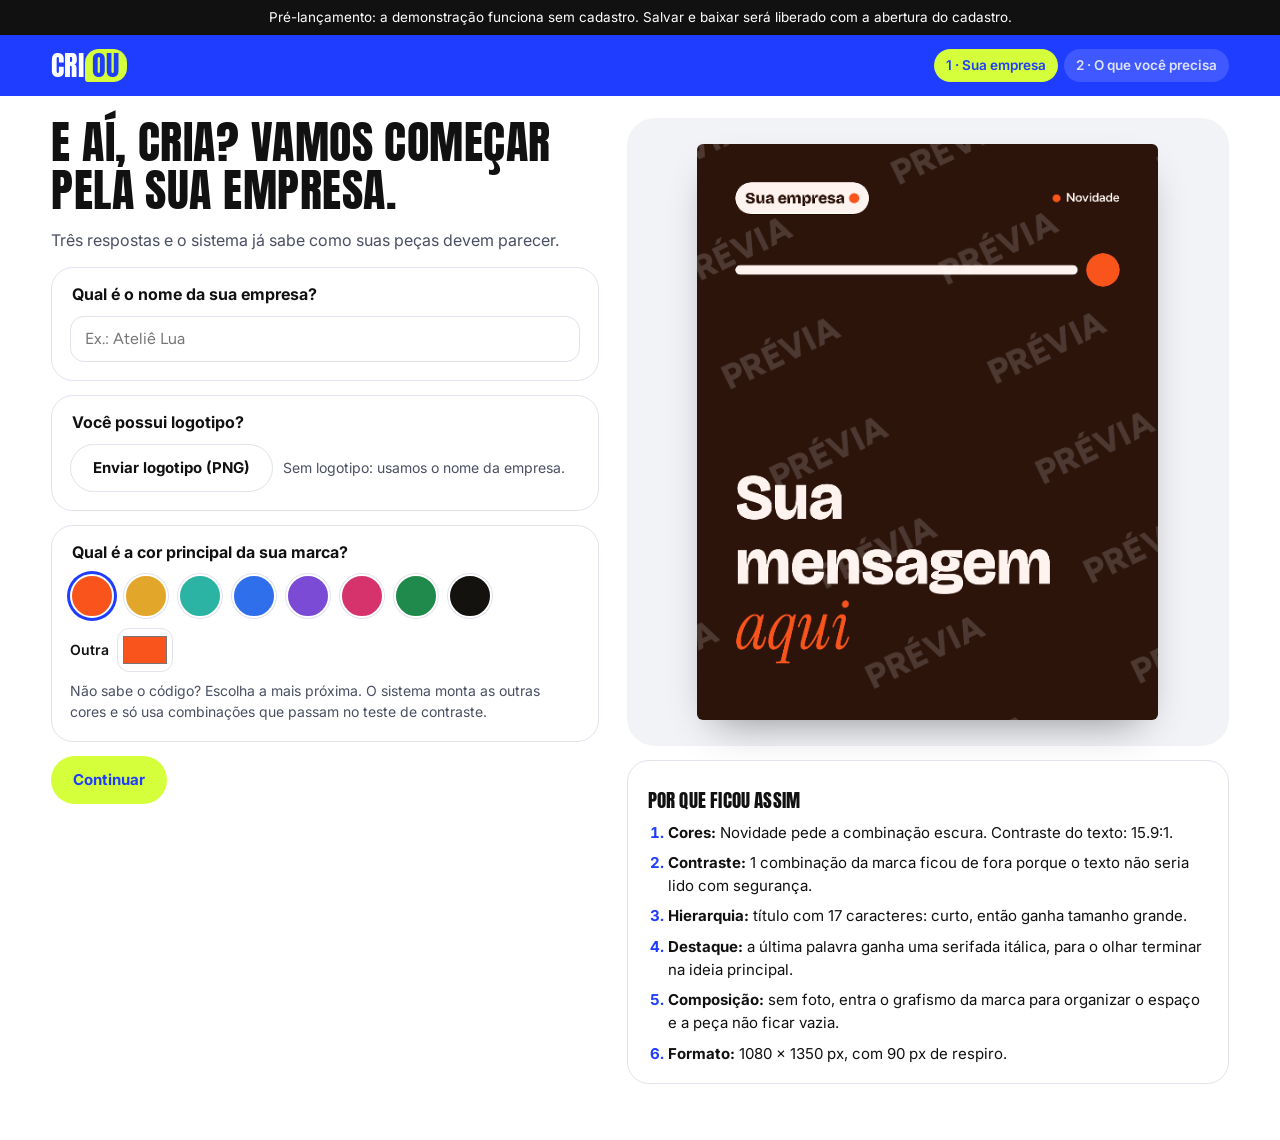
<file: public/criar/index.html>
<!DOCTYPE html>
<html lang="pt-BR">
<head>
<meta charset="utf-8">
<meta name="viewport" content="width=device-width, initial-scale=1">
<title>Criar · Criou</title>
<link rel="preconnect" href="https://fonts.googleapis.com">
<link href="https://fonts.googleapis.com/css2?family=Anton&family=Inter:wght@400;500;600;700&family=Bricolage+Grotesque:opsz,wght@12..96,500;12..96,700;12..96,800&family=Figtree:wght@400;500;600;700&family=Instrument+Serif:ital@1&family=DM+Serif+Display&family=Space+Grotesk:wght@500;700&display=swap" rel="stylesheet">
<style>
/* VOICE: um atendente calmo que pergunta uma coisa de cada vez.
   IDEA: balcão de pedidos — perguntas de um lado, a peça pronta do outro.
   PICTURE: a peça (ou a campanha) ao vivo, com marca d'água de prévia.
   COLOUR and TYPE: creme, quase preto e laranja; Bricolage e Figtree.
   LAYOUT: perguntas à esquerda, peça à direita; no celular, peça primeiro. */
:root{--bg:#FFFFFF;--ink:#111111;--soft:#F2F3F7;--card:#FFFFFF;--line:#E1E3EB;--mute:#4A4F63;--acc:#D4FF3A;--accInk:#1F3DFF;--blue:#1F3DFF;--pink:#FF2E88;--yel:#FFE500}
.wm{font:400 28px/1 Anton,sans-serif;letter-spacing:.01em;text-transform:uppercase;display:inline-flex;align-items:center}.wm b{font-weight:400;background:var(--acc);color:var(--blue);border-radius:14px 14px 14px 3px;padding:2px 7px 3px;margin-left:1px}

*{box-sizing:border-box;min-width:0}
body{margin:0;background:var(--bg);color:var(--ink);font:16px/1.55 Inter,system-ui,sans-serif;overflow-x:clip}
h1,h2,h3{font-family:Anton,Inter,sans-serif;font-weight:400;text-transform:uppercase;letter-spacing:.01em;line-height:1.04;margin:0;text-wrap:balance}
.pre{background:var(--ink);color:#FFFFFF;font-size:13.5px;text-align:center;padding:7px 16px}
.top{display:flex;align-items:center;gap:16px;padding:14px max(4vw,16px);background:var(--blue);color:#FFFFFF;flex-wrap:wrap}
.logo{text-decoration:none;color:#FFFFFF;display:flex;align-items:center;margin-right:auto}
.prog{display:flex;gap:6px;font-size:13.5px;font-weight:600}
.prog span{padding:6px 12px;border-radius:999px;background:rgba(255,255,255,.14);color:#DCE2FF}
.prog span.on{background:var(--acc);color:var(--blue)}
.grid{display:grid;grid-template-columns:minmax(0,1fr) minmax(0,1.1fr);gap:28px;padding:22px max(4vw,16px) 56px;max-width:1320px;margin:0 auto;align-items:start}
.panel{display:grid;gap:14px}
.panel>h1{font-size:clamp(32px,3.6vw,48px)}
.panel>p{margin:0;color:var(--mute)}
.q{border:1px solid var(--line);background:var(--card);border-radius:22px;padding:16px 18px 18px;margin:0}
.q legend{float:left;width:100%;font:700 16px Inter,sans-serif;margin-bottom:12px}
.q .help{clear:both;color:var(--mute);font-size:14px;margin:8px 0 0}
.chips{clear:both;display:flex;flex-wrap:wrap;gap:8px}
.chips label{position:relative}
.chips input{position:absolute;opacity:0;inset:0;margin:0;cursor:pointer}
.chips span{display:inline-flex;align-items:center;gap:8px;min-height:44px;padding:8px 16px;border-radius:999px;border:1px solid var(--line);background:var(--bg);font-weight:600;font-size:15px}
.chips small{font-weight:400;color:var(--mute)}
.chips input:checked+span{background:var(--blue);color:#FFFFFF;border-color:var(--blue)}
.chips input:checked+span small{color:inherit;opacity:.75}
.chips input:focus-visible+span,button:focus-visible,input:focus-visible,textarea:focus-visible,a:focus-visible{outline:3px solid var(--pink);outline-offset:2px}
.f{clear:both;display:grid;gap:6px;margin-top:10px}
.f label{font-size:14px;font-weight:600}
input[type=text],input[type=date],input[type=time],textarea{width:100%;font:16px Figtree,sans-serif;color:var(--ink);background:var(--bg);border:1px solid var(--line);border-radius:14px;padding:11px 14px;min-height:46px}
textarea{resize:vertical;min-height:72px}
.row{clear:both;display:grid;grid-template-columns:repeat(3,minmax(0,1fr));gap:10px}
.count{font-size:13px;color:var(--mute);justify-self:end}.count.bad{color:var(--accInk);font-weight:700}
.colors{clear:both;display:flex;flex-wrap:wrap;gap:10px;align-items:center}
.colors button{width:44px;height:44px;border-radius:50%;border:2px solid var(--bg);box-shadow:0 0 0 1px var(--line);cursor:pointer}
.colors button[aria-pressed=true]{box-shadow:0 0 0 3px var(--blue)}
input[type=color]{width:56px;height:44px;border:1px solid var(--line);border-radius:12px;background:var(--bg);padding:3px;cursor:pointer}
.btn{display:inline-flex;align-items:center;justify-content:center;gap:8px;min-height:48px;padding:12px 22px;border-radius:999px;font:700 15px Inter,sans-serif;text-decoration:none;border:0;cursor:pointer;background:var(--ink);color:#FFFFFF}
.btn.acc{background:var(--acc);color:var(--blue)}.btn.ghost{background:transparent;color:var(--ink);border:1.5px solid var(--line)}
.actions{display:flex;flex-wrap:wrap;gap:10px;align-items:center}
.status{font-size:14px;color:var(--mute)}
.out{position:sticky;top:12px;display:grid;gap:14px}
.stage{background:var(--soft);border-radius:28px;padding:clamp(14px,2.4vw,26px);display:flex;gap:12px;align-items:flex-end;justify-content:center;min-height:340px}
.stage canvas{max-width:100%;max-height:64vh;width:auto;height:auto;border-radius:6px;box-shadow:0 18px 40px -18px rgba(0,0,0,.45)}
.stage.camp{display:grid;grid-template-columns:minmax(0,1fr) minmax(0,.75fr);align-items:end}
.stage.camp canvas{width:100%;max-height:none}
.stage.camp canvas.b{grid-column:1/-1}
.nudge{background:var(--blue);color:#FFFFFF;border-radius:22px 22px 22px 6px;padding:16px 18px;display:grid;gap:10px}
.nudge p{margin:0;font-weight:600}
.why{background:var(--card);border:1px solid var(--line);border-radius:22px;padding:18px 20px}
.why h2{font-size:19px;margin-bottom:10px}
.why ol{margin:0;padding-left:20px;display:grid;gap:7px;font-size:15px}
.why li::marker{color:var(--blue);font-weight:700}
.warn{display:grid;gap:6px;margin:0 0 12px;padding:0;list-style:none}
.warn li{background:#FDE4D9;border-radius:12px;padding:8px 12px;font-size:14px}
dialog{border:0;border-radius:26px;padding:26px;background:var(--card);color:var(--ink);max-width:min(92vw,520px)}
dialog::backdrop{background:rgba(20,18,15,.6)}
dialog h2{font-size:24px;margin-bottom:10px}
[hidden]{display:none!important}
@media(max-width:900px){.grid{grid-template-columns:minmax(0,1fr)}.out{position:static;order:-1}.stage canvas{max-height:42vh}.stage.camp canvas{max-height:none}}
@media(max-width:520px){.row{grid-template-columns:minmax(0,1fr)}.prog{display:none}}
</style>
</head>
<body>
<div class="pre">Pré-lançamento: a demonstração funciona sem cadastro. Salvar e baixar será liberado com a abertura do cadastro.</div>
<header class="top"><a class="logo" href="../"><span class="wm">cri<b>ou</b></span></a>
  <div class="prog" aria-label="Etapas"><span id="p1" class="on">1 · Sua empresa</span><span id="p2">2 · O que você precisa</span></div></header>

<main class="grid">
  <section class="panel" id="etapa1" aria-label="Sua empresa">
    <h1>E aí, cria? Vamos começar pela sua empresa.</h1>
    <p>Três respostas e o sistema já sabe como suas peças devem parecer.</p>
    <fieldset class="q"><legend>Qual é o nome da sua empresa?</legend>
      <div class="f"><input type="text" id="nome" maxlength="40" placeholder="Ex.: Ateliê Lua" autocomplete="organization"></div></fieldset>
    <fieldset class="q"><legend>Você possui logotipo?</legend>
      <div class="actions" style="clear:both"><label class="btn ghost" for="logo">Enviar logotipo (PNG)</label><input type="file" id="logo" accept="image/png,image/jpeg,image/webp" hidden><button class="btn ghost" id="semLogo" hidden>Remover</button><span class="status" id="logoNome">Sem logotipo: usamos o nome da empresa.</span></div></fieldset>
    <fieldset class="q"><legend>Qual é a cor principal da sua marca?</legend>
      <div class="colors" id="cores"></div>
      <p class="help">Não sabe o código? Escolha a mais próxima. O sistema monta as outras cores e só usa combinações que passam no teste de contraste.</p></fieldset>
    <div class="actions"><button class="btn acc" id="ir2">Continuar</button><span class="status" id="st1"></span></div>
  </section>

  <section class="panel" id="etapa2" aria-label="O que você precisa" hidden>
    <h1>Qual é o recado de hoje?</h1>
    <p>Responda sobre o conteúdo. As decisões de design ficam com o sistema.</p>
    <fieldset class="q"><legend>O que você precisa criar?</legend><div class="chips" id="q-formato"></div></fieldset>
    <fieldset class="q"><legend>Para quem é essa comunicação?</legend><div class="chips" id="q-publico"></div></fieldset>
    <fieldset class="q"><legend>Qual é o assunto?</legend><div class="chips" id="q-assunto"></div></fieldset>
    <fieldset class="q"><legend>Qual é a mensagem principal?</legend>
      <div class="f"><label for="titulo">Título</label><input type="text" id="titulo" maxlength="90"><span class="count" id="c-titulo"></span></div>
      <div class="f"><label for="apoio">Frase de apoio <small>(opcional)</small></label><textarea id="apoio" maxlength="140"></textarea><span class="count" id="c-apoio"></span></div></fieldset>
    <fieldset class="q"><legend>Existe uma data ou local?</legend>
      <div class="row"><div class="f"><label for="data">Data</label><input type="date" id="data"></div><div class="f"><label for="hora">Horário</label><input type="time" id="hora"></div><div class="f"><label for="local">Local</label><input type="text" id="local" maxlength="28" placeholder="Ex.: Online"></div></div></fieldset>
    <fieldset class="q"><legend>Você deseja que o público realize alguma ação?</legend>
      <div class="f"><label for="chamada">Texto do botão <small>(opcional)</small></label><input type="text" id="chamada" maxlength="24" placeholder="Ex.: Fale com a gente"></div></fieldset>
    <fieldset class="q"><legend>Você possui alguma fotografia para utilizar?</legend>
      <div class="actions" style="clear:both"><label class="btn ghost" for="foto">Enviar foto</label><input type="file" id="foto" accept="image/*" hidden><button class="btn ghost" id="semFoto" hidden>Tirar foto</button><span class="status" id="fotoNome">Sem foto</span></div></fieldset>
    <div class="actions"><button class="btn ghost" id="volta1">Voltar para a empresa</button></div>
  </section>

  <aside class="out" aria-label="Prévia">
    <div class="stage" id="stage"><canvas id="cv1" role="img" aria-label="Prévia da peça"></canvas></div>
    <div class="nudge" id="nudge" hidden><p id="nudgeTxt"></p><div class="actions" id="nudgeAct"></div></div>
    <div class="why"><ul class="warn" id="avisos"></ul><h2>Por que ficou assim</h2><ol id="motivos"><li>Responda as perguntas e o sistema explica cada decisão.</li></ol></div>
  </aside>
</main>

<dialog id="dlg" aria-labelledby="dlgT">
  <h2 id="dlgT">Crie sua conta gratuita para salvar e baixar sua primeira campanha completa.</h2>
  <p>Estamos finalizando o cadastro. Quando ele abrir, você vai poder salvar esta marca e baixar a primeira campanha (post, story e banner) sem marca d'água, depois de confirmar o seu e-mail.</p>
  <p class="status">Por enquanto, a demonstração funciona sem conta e nenhum dado seu é guardado.</p>
  <div class="actions" style="margin-top:14px"><button class="btn" id="fechar">Continuar experimentando</button></div>
</dialog>

<script src="../js/motor.js"></script>
<script>
{
const $=id=>document.getElementById(id);
const esc=s=>String(s).replace(/[&<>"']/g,c=>({'&':'&amp;','<':'&lt;','>':'&gt;','"':'&quot;',"'":'&#39;'})[c]);
const CORES=['#F9541C','#E2A62B','#2BB3A3','#2F6FEB','#7B4BD6','#D6336C','#1F8A4C','#14120F'];
const st={nome:'',logo:null,cor:'#F9541C',formato:'post',publico:'clientes',assunto:'novidade',titulo:'',apoio:'',data:'',hora:'',local:'',chamada:'',foto:null,campanha:false,viuPrevia:false};
let marca=DPP.marcaDeCor('Sua empresa',st.cor);
DPP.evento('demo_started');

/* ---------- etapa 1 ---------- */
$('cores').innerHTML=CORES.map(c=>`<button type="button" style="background:${c}" aria-label="Cor ${c}" aria-pressed="${c===st.cor}" data-c="${c}"></button>`).join('')+`<label style="display:flex;align-items:center;gap:8px;font-size:14px;font-weight:600">Outra<input type="color" id="corLivre" value="${st.cor}"></label>`;
const setCor=c=>{st.cor=c;document.querySelectorAll('#cores button').forEach(b=>b.setAttribute('aria-pressed',b.dataset.c===c));$('corLivre').value=c;atualizaMarca();};
$('cores').addEventListener('click',e=>{const b=e.target.closest('button[data-c]');if(b)setCor(b.dataset.c);});
$('corLivre').addEventListener('input',e=>setCor(e.target.value));
$('nome').addEventListener('input',()=>{st.nome=$('nome').value;atualizaMarca();});
const lerImg=(file,cb)=>{if(file.size>8e6){alertar('Imagem muito grande. Use um arquivo de até 8 MB.');return;}const fr=new FileReader();fr.onload=()=>{const im=new Image();im.onload=()=>cb(im);im.src=fr.result;};fr.readAsDataURL(file);};
const alertar=t=>{$('st1').textContent=t;};
$('logo').onchange=e=>{const f=e.target.files[0];if(!f)return;lerImg(f,im=>{st.logo=im;$('logoNome').textContent=f.name;$('semLogo').hidden=false;atualizaMarca();});};
$('semLogo').onclick=()=>{st.logo=null;$('logo').value='';$('logoNome').textContent='Sem logotipo: usamos o nome da empresa.';$('semLogo').hidden=true;atualizaMarca();};
function atualizaMarca(){marca=DPP.marcaDeCor(st.nome||'Sua empresa',st.cor,{logo:st.logo});render();}
$('ir2').onclick=()=>{if(!st.nome.trim()){alertar('Escreva o nome da empresa para continuar.');$('nome').focus();return;}
  DPP.evento('brand_completed');$('etapa1').hidden=true;$('etapa2').hidden=false;$('p1').classList.remove('on');$('p2').classList.add('on');
  if(!st.titulo){st.titulo='Novidade fresquinha para você';$('titulo').value=st.titulo;cont('titulo',45,90);}render();window.scrollTo({top:0,behavior:'smooth'});};
$('volta1').onclick=()=>{$('etapa2').hidden=true;$('etapa1').hidden=false;$('p2').classList.remove('on');$('p1').classList.add('on');};

/* ---------- etapa 2 ---------- */
function chips(el,name,ops,val,on){el.innerHTML=Object.entries(ops).map(([k,v])=>`<label><input type="radio" name="${name}" value="${esc(k)}" ${k===val?'checked':''}><span>${v}</span></label>`).join('');el.onchange=e=>on(e.target.value);}
chips($('q-formato'),'formato',{post:'Post <small>1080 × 1350</small>',story:'Story <small>1080 × 1920</small>',banner:'Banner <small>1500 × 500</small>',campanha:'Campanha completa <small>os três</small>'},st.formato,v=>{if(v==='campanha'){st.campanha=true;DPP.evento('campaign_started');}else{st.campanha=false;st.formato=v;}render();});
chips($('q-publico'),'publico',DPP.PUBLICOS,st.publico,v=>{st.publico=v;render();});
chips($('q-assunto'),'assunto',DPP.ASSUNTOS,st.assunto,v=>{st.assunto=v;render();});
const cont=(id,ideal,max)=>{const n=$(id).value.length,c=$('c-'+id);c.textContent=`${n} de ${max}${ideal?` · ideal até ${ideal}`:''}`;c.classList.toggle('bad',!!ideal&&n>ideal);};
[['titulo',45,90],['apoio',0,140]].forEach(([id,i,mx])=>{cont(id,i,mx);$(id).addEventListener('input',()=>{st[id]=$(id).value;cont(id,i,mx);render();});});
['data','hora','local','chamada'].forEach(id=>$(id).addEventListener('input',()=>{st[id]=$(id).value;render();}));
$('foto').onchange=e=>{const f=e.target.files[0];if(!f)return;lerImg(f,im=>{st.foto=im;$('fotoNome').textContent=f.name;$('semFoto').hidden=false;render();});};
$('semFoto').onclick=()=>{st.foto=null;$('foto').value='';$('fotoNome').textContent='Sem foto';$('semFoto').hidden=true;render();};

/* ---------- prévia ---------- */
let pend=0;
async function render(){
  const id=++pend;await DPP.fontes(marca);if(id!==pend)return;
  const r={publico:st.publico,assunto:st.assunto,titulo:st.titulo||(st.nome?`${st.nome}: sua mensagem aqui`:'Sua mensagem aqui'),apoio:st.apoio,data:st.data,hora:st.hora,local:st.local,chamada:st.chamada,foto:st.foto};
  const stage=$('stage');let d;
  if(st.campanha){
    stage.classList.add('camp');
    const outs=['post','story','banner'].map(f=>DPP.desenhar(marca,f,r));
    stage.innerHTML='<canvas class="p" role="img" aria-label="Prévia do post"></canvas><canvas class="s" role="img" aria-label="Prévia do story"></canvas><canvas class="b" role="img" aria-label="Prévia do banner"></canvas>';
    const cs=stage.querySelectorAll('canvas');outs.forEach((o,i)=>DPP.previa(cs[i],o.canvas,{maxW:i===2?760:420}));
    d=outs[0].decisao;d={...d,motivos:[['Campanha','a mesma mensagem foi adaptada para post, story e banner, com a mesma identidade visual.'],...d.motivos.filter(x=>x[0]!=='Formato')]};
    nudge('Você acabou de criar uma campanha com três formatos, sem precisar editar uma única peça.',[['Salvar e baixar minha campanha','acc',abrirCadastro]]);
    DPP.evento('campaign_completed');
  }else{
    stage.classList.remove('camp');
    if(!stage.querySelector('#cv1')){stage.innerHTML='<canvas id="cv1" role="img" aria-label="Prévia da peça"></canvas>';}
    const o=DPP.desenhar(marca,st.formato,r);DPP.previa($('cv1'),o.canvas,{maxW:st.formato==='banner'?820:520});d=o.decisao;
    if(!$('etapa2').hidden){
      if(!st.viuPrevia){st.viuPrevia=true;DPP.evento('first_preview');}
      nudge('Sua primeira peça está pronta. Vamos transformar essa mensagem em uma campanha completa?',[['Gerar campanha completa','acc',()=>{document.querySelector('input[name=formato][value=campanha]').checked=true;st.campanha=true;DPP.evento('campaign_started');render();}],['Salvar e baixar','ghost',abrirCadastro]]);
    }else $('nudge').hidden=true;
  }
  $('motivos').innerHTML=d.motivos.map(([a,b])=>`<li><b>${esc(a)}:</b> ${esc(b)}</li>`).join('');
  $('avisos').innerHTML=d.avisos.map(a=>`<li>${esc(a)}</li>`).join('');
}
function nudge(txt,btns){$('nudge').hidden=false;$('nudgeTxt').textContent=txt;$('nudgeAct').innerHTML='';btns.forEach(([t,cls,fn])=>{const b=document.createElement('button');b.className='btn '+(cls==='acc'?'acc':'ghost');if(cls!=='acc')b.style.cssText='color:#FFFFFF;border-color:rgba(255,255,255,.5)';b.textContent=t;b.onclick=fn;$('nudgeAct').appendChild(b);});}
function abrirCadastro(){DPP.evento('signup_started');$('dlg').showModal();}
$('fechar').onclick=()=>$('dlg').close();
/* Botão direito e arrastar ficam desligados na prévia: ela é para visualizar. */
$('stage').addEventListener('contextmenu',e=>e.preventDefault());
$('stage').addEventListener('dragstart',e=>e.preventDefault());
render();
}
</script>
</body>
</html>
</file>
<file: app/app.css>
:root{--blue:#1F3DFF;--acc:#D4FF3A;--pink:#FF2E88;--yel:#FFE500;--ink:#111;--suave:#5b5b6b;--linha:#e3e3ea;--fundo:#f4f4f7;--ok:#0f7a3d;--erro:#c4002f;--aviso:#8a5a00;--r:14px}
*{box-sizing:border-box}
html{-webkit-text-size-adjust:100%}
body{margin:0;font:16px/1.5 Inter,system-ui,-apple-system,Segoe UI,Arial,sans-serif;color:var(--ink);background:var(--fundo)}
h1,h2,h3{font-family:Anton,Impact,'Arial Narrow',sans-serif;font-weight:400;text-transform:uppercase;letter-spacing:.005em;line-height:1.02;margin:0}
a{color:var(--blue)}
button,input,select,textarea{font:inherit;color:inherit}
:focus-visible{outline:3px solid var(--pink);outline-offset:2px}
.sr{position:absolute!important;width:1px;height:1px;overflow:hidden;clip:rect(0 0 0 0);white-space:nowrap}
.aviso-topo{background:var(--ink);color:#fff;font-size:13px;text-align:center;padding:8px 14px}
.aviso-topo b{color:var(--acc)}
.topo{position:sticky;top:0;z-index:20;background:var(--blue);color:#fff;display:flex;align-items:center;gap:18px;padding:12px clamp(14px,3vw,32px)}
.wm{font-family:Anton,Impact,sans-serif;font-size:26px;letter-spacing:.01em;color:#fff;text-decoration:none;display:inline-flex;align-items:center;line-height:1}
.wm span{background:var(--acc);color:var(--ink);border-radius:999px;padding:2px 7px 1px;margin-left:2px}
.topo nav{display:flex;gap:4px;margin-left:auto;flex-wrap:wrap}
.topo nav button{background:transparent;border:0;color:#fff;font-weight:600;font-size:15px;padding:9px 14px;border-radius:999px;cursor:pointer;min-height:44px}
.topo nav button[aria-current=page]{background:var(--acc);color:var(--ink)}
.topo nav button:hover:not([aria-current=page]){background:rgba(255,255,255,.14)}
main{max-width:1320px;margin:0 auto;padding:28px clamp(14px,3vw,32px) 80px}
[hidden]{display:none!important}
.cab{display:flex;align-items:flex-end;justify-content:space-between;gap:16px;flex-wrap:wrap;margin-bottom:22px}
.cab h1{font-size:clamp(34px,5vw,56px)}
.cab h1 em{font-style:normal;background:var(--acc);padding:0 .14em;border-radius:.18em}
.lede{color:var(--suave);max-width:640px;margin:8px 0 0;font-size:17px}
.cartao{background:#fff;border:1px solid var(--linha);border-radius:var(--r);padding:20px}
.grade{display:grid;grid-template-columns:minmax(0,1fr) minmax(0,1.1fr);gap:22px;align-items:start}
@media (max-width:960px){.grade{grid-template-columns:minmax(0,1fr)}}
.grade > *{min-width:0}
.secao{border-top:1px solid var(--linha);padding:18px 0}
.secao:first-child{border-top:0;padding-top:0}
.secao h2{font-size:22px;margin-bottom:4px}
.secao p.ajuda,.ajuda{color:var(--suave);font-size:14px;margin:2px 0 10px}
.campo{margin:12px 0}
.campo label,.rot{display:block;font-weight:700;font-size:14px;margin-bottom:6px}
.campo .opc{font-weight:400;color:var(--suave)}
input[type=text],input[type=url],input[type=date],input[type=time],select,textarea{width:100%;min-height:46px;border:1.5px solid #c9c9d4;border-radius:10px;padding:10px 12px;background:#fff}
textarea{min-height:150px;resize:vertical}
input:focus,select:focus,textarea:focus{border-color:var(--blue);outline:none;box-shadow:0 0 0 3px rgba(31,61,255,.18)}
.linha2{display:grid;grid-template-columns:1fr 1fr;gap:12px}
@media (max-width:520px){.linha2{grid-template-columns:1fr}}
.cores{display:grid;grid-template-columns:repeat(auto-fill,minmax(150px,1fr));gap:10px}
.cor{display:flex;align-items:center;gap:10px;border:1.5px solid #c9c9d4;border-radius:10px;padding:6px 10px;background:#fff}
.cor input[type=color]{width:38px;height:38px;border:0;padding:0;background:none;cursor:pointer;border-radius:8px}
.cor span{font-size:13px;line-height:1.25}
.cor span b{display:block;font-size:14px}
.cor small{color:var(--suave)}
.btn{display:inline-flex;align-items:center;justify-content:center;gap:8px;min-height:48px;padding:0 22px;border-radius:999px;border:2px solid var(--ink);background:var(--acc);color:var(--ink);font-weight:800;cursor:pointer;text-decoration:none}
.btn:hover{background:#c6f224}
.btn.sec{background:#fff}
.btn.sec:hover{background:var(--fundo)}
.btn.esc{background:var(--ink);color:#fff}
.btn[disabled]{opacity:.5;cursor:not-allowed}
.btn:not(.sec):not(.esc){--sd:4px 4px 0 var(--ink);position:relative;overflow:hidden;isolation:isolate;box-shadow:var(--sd);transition:transform .15s,box-shadow .15s;animation:cta-pulso 2.6s ease-out infinite}
.btn:not(.sec):not(.esc)::after{content:"";position:absolute;inset:-2px;z-index:-1;pointer-events:none;background:linear-gradient(110deg,transparent 30%,rgba(255,255,255,.8) 48%,rgba(255,255,255,.2) 56%,transparent 70%);transform:translateX(-120%);animation:cta-brilho 3.2s ease-in-out infinite}
.btn:not(.sec):not(.esc):hover{--sd:6px 6px 0 var(--ink);transform:translate(-2px,-2px)}
.btn:not(.sec):not(.esc):active{--sd:1px 1px 0 var(--ink);transform:translate(3px,3px)}
.btn:not(.sec):not(.esc)[disabled]{animation:none;--sd:none;transform:none}
.btn:not(.sec):not(.esc)[disabled]::after{display:none}
@keyframes cta-brilho{0%{transform:translateX(-120%)}55%,100%{transform:translateX(120%)}}
@keyframes cta-pulso{0%{box-shadow:var(--sd),0 0 0 0 rgba(214,255,61,.75)}70%,100%{box-shadow:var(--sd),0 0 0 12px rgba(214,255,61,0)}}
@media(prefers-reduced-motion:reduce){.btn,.btn::after{animation:none!important}.btn::after{display:none}}
.btn-mini{min-height:36px;padding:0 12px;border-radius:999px;border:1.5px solid #c9c9d4;background:#fff;font-weight:600;font-size:13px;cursor:pointer}
.link{background:none;border:0;color:var(--blue);font-weight:700;cursor:pointer;padding:6px 0;text-decoration:underline;text-underline-offset:3px}
.chips{display:flex;flex-wrap:wrap;gap:8px}
.chip{border:1.5px solid #c9c9d4;background:#fff;border-radius:999px;padding:8px 14px;min-height:44px;font-weight:600;cursor:pointer}
.chip[aria-pressed=true]{background:var(--ink);border-color:var(--ink);color:#fff}
.estilos{display:grid;grid-template-columns:repeat(3,minmax(0,1fr));gap:12px}
@media (max-width:640px){.estilos{grid-template-columns:1fr}}
.estilo{border:2px solid var(--linha);background:#fff;border-radius:var(--r);padding:10px;text-align:left;cursor:pointer}
.estilo[aria-pressed=true]{border-color:var(--blue);box-shadow:0 0 0 3px rgba(31,61,255,.18)}
.estilo b{display:block;font-family:Anton,Impact,sans-serif;font-weight:400;text-transform:uppercase;font-size:20px;margin-top:8px}
.estilo small{display:block;color:var(--suave);font-size:13px;line-height:1.35}
.mini{position:relative;width:100%;aspect-ratio:4/5;overflow:hidden;border-radius:10px;background:var(--fundo)}
.mini iframe{position:absolute;left:0;top:0;border:0;transform-origin:0 0;pointer-events:none}
.formatos{display:grid;grid-template-columns:repeat(auto-fill,minmax(200px,1fr));gap:12px}
.fmt{border:2px solid var(--linha);background:#fff;border-radius:var(--r);padding:14px;text-align:left;cursor:pointer;display:flex;flex-direction:column;gap:4px;min-height:110px}
.fmt:hover{border-color:var(--ink)}
.fmt[aria-pressed=true]{border-color:var(--blue);box-shadow:0 0 0 3px rgba(31,61,255,.18)}
.fmt .g{font-size:12px;font-weight:700;text-transform:uppercase;letter-spacing:.08em;color:var(--suave)}
.fmt b{font-size:17px}
.fmt small{color:var(--suave);font-size:13px}
.fmt .rec{align-self:flex-start;background:var(--pink);color:#fff;font-size:11px;font-weight:800;border-radius:999px;padding:2px 8px;text-transform:uppercase;letter-spacing:.06em}
.previa-col{position:sticky;top:92px}
@media (max-width:960px){.previa-col{position:static}}
.palco{background:repeating-conic-gradient(#ececf1 0 25%,#f7f7fa 0 50%) 0 0/22px 22px;border-radius:var(--r);border:1px solid var(--linha);padding:18px;display:flex;justify-content:center}
.quadro{position:relative;overflow:hidden;box-shadow:0 10px 30px rgba(17,17,17,.14);background:#fff}
.quadro iframe{position:absolute;left:0;top:0;border:0;transform-origin:0 0}
.kit{display:grid;grid-template-columns:1fr 1fr;gap:14px;align-items:start}
.kit figure{margin:0}
.kit figcaption{font-size:12px;font-weight:700;color:var(--suave);margin-top:6px;text-transform:uppercase;letter-spacing:.06em}
.legenda{font-size:13px;color:var(--suave);margin-top:8px;text-align:center}
.porque{margin:14px 0 0;padding:0;list-style:none;display:grid;gap:8px}
.porque li{background:#fff;border:1px solid var(--linha);border-radius:10px;padding:10px 12px;font-size:14px}
.porque li b{color:var(--blue)}
details.porque-caixa summary{cursor:pointer;font-weight:800;margin-top:14px;min-height:44px;display:flex;align-items:center}
.msgs{display:grid;gap:8px;margin:10px 0}
.msg{border-radius:10px;padding:10px 12px;font-size:14px;border:1.5px solid}
.msg.erro{border-color:var(--erro);background:#fff0f3;color:#7a001d}
.msg.aviso{border-color:#e0b400;background:#fffbe6;color:#5c3d00}
.msg.ok{border-color:var(--ok);background:#eefaf2;color:#0b4d27}
.campo.tem-erro input,.campo.tem-erro textarea{border-color:var(--erro)}
.conta{float:right;font-weight:400;color:var(--suave);font-size:12px}
.acoes{display:flex;flex-wrap:wrap;gap:10px;align-items:center;margin-top:16px}
.feito{border:2px solid var(--ink);background:#fff;border-radius:var(--r);padding:20px;margin-top:18px}
.feito h2{font-size:30px}
.codigo{display:inline-block;font:800 20px/1 ui-monospace,Menlo,monospace;background:var(--acc);border:2px solid var(--ink);border-radius:10px;padding:10px 14px;margin:10px 0}
.exportar{display:flex;flex-wrap:wrap;gap:8px;margin-top:10px}
.lista-pecas{display:grid;gap:10px}
.peca-item{display:flex;align-items:center;justify-content:space-between;gap:12px;flex-wrap:wrap}
.peca-item b{display:block}
.peca-item small{color:var(--suave)}
.vazio{color:var(--suave);text-align:center;padding:40px 10px}
.upload{display:flex;align-items:center;gap:12px;flex-wrap:wrap}
.upload .ver{width:120px;height:64px;border:1.5px dashed #c9c9d4;border-radius:10px;display:flex;align-items:center;justify-content:center;background:#fff;overflow:hidden}
.upload .ver.escuro{background:#222}
.upload .ver img{max-width:100%;max-height:100%;object-fit:contain}
.upload input[type=file]{font-size:14px}
.passos{display:flex;gap:8px;align-items:center;margin-bottom:16px;flex-wrap:wrap}
.passos span{font-size:13px;font-weight:700;color:var(--suave)}
.passos span.at{color:var(--ink)}
.recorte{margin-top:8px}
.recorte-quadro{position:relative;overflow:hidden;width:100%;background:var(--fundo);border-radius:10px;cursor:grab;touch-action:none;user-select:none}
.recorte-quadro.arrastando{cursor:grabbing}
.recorte-quadro img{position:absolute;top:0;left:0;max-width:none;pointer-events:none;transform-origin:0 0}
.recorte-etiqueta{position:absolute;left:8px;bottom:8px;background:rgba(17,17,17,.8);color:#fff;font-size:11px;font-weight:700;padding:3px 8px;border-radius:8px}
.recorte-controles{display:flex;flex-wrap:wrap;align-items:center;gap:6px 8px;margin-top:6px;font-size:13px}
.recorte-controles input[type=range]{flex:1 1 90px;accent-color:var(--blue)}
.fmt-barra{display:flex;flex-wrap:wrap;align-items:center;gap:4px;padding:6px;border:1.5px solid #c9c9d4;border-bottom:0;border-radius:10px 10px 0 0;background:var(--fundo)}
.fmt-barra + input,.fmt-barra + textarea{border-top-left-radius:0;border-top-right-radius:0}
.fmt-btn{min-width:32px;height:32px;border:1px solid transparent;border-radius:8px;background:#fff;font-size:14px;cursor:pointer;padding:0 8px}
.fmt-btn:hover{border-color:var(--blue)}
.fmt-realce{border-radius:999px;font-weight:700;font-size:12px}
.fmt-limpar{font-size:12px;color:var(--suave)}
.fmt-sep{width:1px;height:20px;background:#c9c9d4;margin:0 4px}
.fmt-rot{font-size:12px;font-weight:700;color:var(--suave);margin-right:2px}
.fmt-box{display:inline-flex;align-items:center;gap:6px;font-size:12px;font-weight:700}
.fmt-box-ico{width:14px;height:10px;background:#d2d8ff;border:1.5px solid var(--ink);border-radius:4px}
.toast{position:fixed;left:50%;bottom:22px;transform:translateX(-50%);background:var(--ink);color:#fff;padding:12px 18px;border-radius:999px;font-weight:600;z-index:60;font-size:14px}
@media (prefers-reduced-motion:reduce){*{transition:none!important;animation:none!important}}

.ir-previa{display:none}
@media (max-width:760px){
  .ir-previa{display:inline-flex;position:fixed;right:14px;bottom:16px;z-index:30;box-shadow:0 6px 18px rgba(17,17,17,.25)}
}
@media (max-width:520px){
  .topo{gap:8px;padding:10px 12px}
  .wm{font-size:22px}
  .topo nav{flex-wrap:nowrap;gap:0}
  .topo nav button{font-size:13.5px;padding:8px 9px}
  main{padding-top:20px}
}

.marcador{font-style:normal;background:var(--acc);padding:0 .14em;border-radius:.18em}
.swatches{display:flex;flex-wrap:wrap;gap:10px;align-items:center}
.sw{width:44px;height:44px;border-radius:50%;border:3px solid #fff;box-shadow:0 0 0 1.5px #c9c9d4;cursor:pointer;padding:0}
.sw[aria-checked=true]{box-shadow:0 0 0 3px var(--ink)}
.sw-livre{position:relative;overflow:hidden;background:conic-gradient(red,yellow,lime,cyan,blue,magenta,red)}
.sw-livre input{position:absolute;inset:0;opacity:0;cursor:pointer;width:100%;height:100%}
.sw-marca{width:auto;border-radius:999px;padding:0 14px 0 6px;display:inline-flex;align-items:center;gap:8px;background:#fff;font-weight:700;font-size:13px}
.sw-marca i{width:30px;height:30px;border-radius:50%;display:block}
.rede{display:flex;flex-wrap:wrap;align-items:center;gap:8px;margin:8px 0}
.rede > span{font-size:12px;font-weight:800;text-transform:uppercase;letter-spacing:.08em;color:var(--suave);min-width:92px}
.chip small{font-weight:500;color:inherit;opacity:.7;margin-left:4px}
.chip.rec{border-color:var(--pink)}
details.mais{margin-top:6px}
details.mais summary{cursor:pointer;font-weight:700;min-height:44px;display:flex;align-items:center;gap:6px;color:var(--blue)}
details.mais summary .opc{color:var(--suave);font-weight:400}
.opc-h{font-family:Inter,sans-serif;font-size:13px;text-transform:none;color:var(--suave);font-weight:500;letter-spacing:0;margin-left:6px}
.niveis{display:grid;grid-template-columns:repeat(3,minmax(0,1fr));gap:12px}
.nivel > span{display:block;font-size:12px;font-weight:800;text-transform:uppercase;letter-spacing:.08em;color:var(--suave);margin-bottom:6px}
.nivel .itens{display:grid;gap:10px}
.lay{border:2px solid var(--linha);background:#fff;border-radius:12px;padding:6px;cursor:pointer;text-align:left}
.lay[aria-checked=true]{border-color:var(--blue);box-shadow:0 0 0 3px rgba(31,61,255,.2)}
.lay b{display:block;font-size:13px;margin:6px 2px 2px}
.lay .mini{aspect-ratio:4/5}
@media (max-width:560px){.niveis{grid-template-columns:1fr 1fr 1fr;gap:8px}.lay b{font-size:12px}}

.lay{position:relative}
.lay .cadeado{position:absolute;top:10px;right:10px;z-index:2;background:var(--ink);color:var(--acc);font-size:10px;font-weight:800;letter-spacing:.06em;text-transform:uppercase;border-radius:999px;padding:3px 8px}
.lay .mini{background:var(--fundo)}
.niveis{grid-template-columns:repeat(3,minmax(0,1fr))}
.nivel .itens{grid-template-columns:1fr}
.nivel.premium .itens{grid-template-columns:1fr 1fr}
.niveis{grid-template-columns:minmax(0,1fr) minmax(0,1fr) minmax(0,2fr)}
@media (max-width:560px){.niveis{grid-template-columns:1fr 1fr}.nivel.premium{grid-column:1/-1}.nivel.premium .itens{grid-template-columns:1fr 1fr 1fr}}
.msg.premium{border-color:var(--ink);background:#f6ffd6;color:#1f2a00}

/* Estúdio em três áreas: informações · criação · opções */
.grade3{display:grid;grid-template-columns:minmax(300px,1fr) minmax(340px,1.15fr) minmax(300px,1fr);gap:20px;align-items:start}
.zona{min-width:0}
.zona-rot{font:400 15px/1 Anton,Impact,sans-serif;text-transform:uppercase;letter-spacing:.04em;margin:0 0 10px;display:flex;gap:10px;align-items:baseline;flex-wrap:wrap}
.zona-rot span{font:500 13px Inter,sans-serif;text-transform:none;letter-spacing:0;color:var(--suave)}
.zona-criacao .previa-col{position:static}
.zona-criacao .previa-col.fixa{position:sticky;top:92px}
.zona-opcoes .cartao{padding:18px}
.zona-opcoes .secao h2,.zona-info .secao h2{font-size:20px}
.abas{display:none}
.ir-aba{display:none}
.zona-opcoes .niveis{grid-template-columns:1fr 1fr}
.zona-opcoes .nivel.premium{grid-column:1/-1}
.zona-opcoes .nivel.premium .itens{grid-template-columns:repeat(3,1fr)}
.zona-opcoes .nivel .itens{grid-template-columns:1fr 1fr}
.zona-opcoes .nivel:not(.premium) .itens{grid-template-columns:1fr 1fr}
@media (max-width:1240px){
  .grade3{grid-template-columns:minmax(0,1fr) minmax(0,1fr);grid-template-areas:"info criacao" "opcoes criacao"}
  .zona-info{grid-area:info}.zona-criacao{grid-area:criacao;align-self:stretch}.zona-opcoes{grid-area:opcoes}
}
@media (max-width:760px){
  .grade3{grid-template-columns:minmax(0,1fr);grid-template-areas:none}
  .zona-info,.zona-criacao,.zona-opcoes{grid-area:auto}
  .abas{display:flex;position:sticky;top:64px;z-index:15;background:var(--fundo);padding:8px 0 10px;margin:-8px 0 12px;gap:6px}
  .abas button{flex:1;min-height:44px;border:1.5px solid #c9c9d4;background:#fff;border-radius:999px;font-weight:700;font-size:13.5px;cursor:pointer}
  .abas button[aria-selected=true]{background:var(--ink);color:#fff;border-color:var(--ink)}
  #vista-criar[data-aba=info] .zona-criacao,#vista-criar[data-aba=info] .zona-opcoes,
  #vista-criar[data-aba=opcoes] .zona-info,#vista-criar[data-aba=opcoes] .zona-criacao,
  #vista-criar[data-aba=criacao] .zona-info,#vista-criar[data-aba=criacao] .zona-opcoes{display:none}
  .zona-rot{display:none}
  .ir-aba{display:flex;width:100%;margin-top:14px}
  .zona-criacao .previa-col{position:static}
  .ir-previa{display:none!important}
}

.registro{margin-top:16px}
.registro .msgs{margin-top:0}
@media(max-width:380px){.topo .wm{font-size:20px}.topo nav button{font-size:13px;padding:8px 7px}.topo{gap:4px;padding:10px 8px}}
input[type=file]{min-height:44px;font-size:15px}

.pular-conteudo{position:absolute;left:12px;top:-60px;z-index:100;background:#111;color:#fff;padding:12px 18px;border-radius:999px;font-weight:700;text-decoration:none}.pular-conteudo:focus{top:12px}
#feito{scroll-margin-top:140px}

/* Tablet (761–960px): duas colunas em vez das abas do celular */
@media (min-width:761px) and (max-width:960px){
  .grade3{gap:16px}
  .zona-criacao .previa-col{top:80px}
  .zona-opcoes .nivel.premium .itens{grid-template-columns:1fr 1fr}
}
@media (max-width:400px){.abas button{font-size:12.5px;white-space:nowrap;padding:0 6px}}
.topo .wm{display:inline-flex;align-items:center;min-height:44px}

/* Editor visual do título */
.fmt-editor{position:relative}
.fmt-visual{gap:6px 8px}
.fmt-grupo{display:flex;flex-wrap:wrap;gap:4px;align-items:center}
.fmt-estilo{display:inline-flex;align-items:center;gap:6px;height:34px;font-size:12.5px;font-weight:700;border:1.5px solid #dcdce4;border-radius:999px;padding:0 10px 0 6px}
.fmt-estilo[aria-pressed=true]{border-color:var(--ink);background:var(--ink);color:#fff}
.fmt-amostra{font-weight:800;font-size:12px;line-height:1;padding:3px 4px;border-radius:4px}
.fmt-a-auto{border-bottom:2px dashed currentColor;border-radius:0;padding:1px 2px}
.fmt-a-cor{color:var(--pink)}
.fmt-a-box{background:var(--acc);color:var(--ink)}
.fmt-a-faixa{background:linear-gradient(transparent 55%,var(--acc) 55%)}
.fmt-cor{width:28px;min-width:28px;height:28px;padding:0;border-radius:50%;border:2px solid #fff;box-shadow:0 0 0 1.5px #c9c9d4}
.fmt-cor[aria-pressed=true]{box-shadow:0 0 0 2.5px var(--ink)}
.fmt-campo{min-height:48px;border:1.5px solid #c9c9d4;border-radius:0 0 10px 10px;padding:11px 12px;background:#fff;font-size:17px;line-height:1.5;white-space:pre-wrap;word-break:break-word;cursor:text}
.fmt-campo:focus{border-color:var(--blue);outline:none;box-shadow:0 0 0 3px rgba(31,61,255,.18)}
.fmt-campo:empty::before{content:attr(data-placeholder);color:#8a8a99;pointer-events:none}
.fmt-campo mark{color:inherit}
.campo.tem-erro .fmt-campo{border-color:var(--erro)}
.fmt-dica{font-size:13px;color:var(--suave);margin:6px 0 0;min-height:0}
.fmt-dica:empty{display:none}
@media (pointer:coarse){.fmt-estilo{height:40px}.fmt-cor{width:34px;min-width:34px;height:34px}}

/* Paletas prontas */
.dica-cor{font-size:14px;color:var(--suave);margin:0 0 10px}
.pal-acoes{display:flex;flex-wrap:wrap;gap:8px;margin-bottom:12px}
.btn.sm{min-height:38px;padding:6px 14px;font-size:14px}
.paletas{display:flex;flex-direction:column;gap:10px}
.pal-grupo{display:flex;flex-wrap:wrap;gap:6px;align-items:center}
.pal-grupo>span{flex:0 0 100%;font-size:11px;font-weight:800;letter-spacing:.08em;text-transform:uppercase;color:var(--suave)}
.pal{display:inline-flex;align-items:center;gap:0;min-height:38px;padding:4px 12px 4px 5px;border:1.5px solid #dcdce4;border-radius:999px;background:#fff;font-size:13px;font-weight:700;cursor:pointer}
.pal i{width:20px;height:20px;border-radius:50%;border:2px solid #fff;box-shadow:0 0 0 1px rgba(0,0,0,.12);display:block}
.pal i+i{margin-left:-7px;margin-right:7px}
.pal[aria-pressed=true]{border-color:var(--ink);box-shadow:inset 0 0 0 1.5px var(--ink)}
.cor-unica{margin-top:14px}.cor-unica summary{cursor:pointer;font-weight:700;font-size:14px;margin-bottom:10px}

/* Catálogo de ícones */
.campo-icone .icone-atual{display:flex;align-items:center;gap:10px;flex-wrap:wrap;margin-top:6px}
.icone-amostra{width:44px;height:44px;border-radius:50%;background:var(--fundo);display:inline-flex;align-items:center;justify-content:center;color:var(--ink)}
.icone-amostra:empty{border:1.5px dashed #c9c9d4;background:none}
.icone-amostra svg{width:26px;height:26px}
.icone-painel{margin-top:12px;border:1.5px solid #dcdce4;border-radius:12px;padding:12px;background:#fff}
.icone-busca{width:100%;min-height:44px;border:1.5px solid #c9c9d4;border-radius:10px;padding:8px 12px;font-size:16px}
.icone-temas{margin:10px 0;max-height:96px;overflow:auto}
.icone-temas .chip{font-size:12.5px;min-height:32px;padding:4px 10px}
.icone-grade{display:grid;grid-template-columns:repeat(auto-fill,minmax(48px,1fr));gap:6px;max-height:300px;overflow:auto;padding:2px}
.icone-op{aspect-ratio:1;border:1.5px solid transparent;border-radius:10px;background:var(--fundo);color:var(--ink);display:flex;align-items:center;justify-content:center;cursor:pointer;padding:0}
.icone-op svg{width:24px;height:24px}
.icone-op:hover{border-color:var(--blue)}
.icone-op[aria-selected=true]{border-color:var(--ink);background:var(--acc)}
.icone-conta{font-size:12px;color:var(--suave);margin:8px 0 0}
.icone-vazio{grid-column:1/-1;font-size:14px;color:var(--suave)}
.icone-temas{flex-wrap:nowrap;overflow-x:auto;max-height:none;padding-bottom:4px;scrollbar-width:thin}
.icone-temas .chip{flex:none}

/* Opções em abas: uma decisão por vez */
.sub-abas{display:grid;grid-template-columns:repeat(4,1fr);gap:4px;background:var(--fundo);border-radius:999px;padding:4px;margin-bottom:16px}
.sub-abas button{min-height:40px;border:0;border-radius:999px;background:none;font-weight:800;font-size:14px;cursor:pointer;color:var(--suave)}
.sub-abas button[aria-selected=true]{background:var(--ink);color:#fff}
.cartao.opcoes .secao{display:none;border:0;padding-top:0;margin-top:0}
.cartao.opcoes[data-sub=layout] .secao[data-sub=layout],.cartao.opcoes[data-sub=cor] .secao[data-sub=cor],.cartao.opcoes[data-sub=fonte] .secao[data-sub=fonte],.cartao.opcoes[data-sub=texto] .secao[data-sub=texto]{display:block}
.cartao.opcoes .secao h2{position:absolute;width:1px;height:1px;overflow:hidden;clip:rect(0 0 0 0)}
/* Grade de layouts compacta */
.lay-filtro{margin-bottom:10px}.lay-filtro .chip{min-height:34px;font-size:13px;padding:4px 12px}
.lay-grade{display:grid;grid-template-columns:repeat(4,minmax(0,1fr));gap:8px}
.lay-grade .lay{padding:4px;border-radius:10px}
.lay-grade .lay[hidden]{display:none}
.lay-grade .lay b{font-size:12px;margin:5px 2px 1px;white-space:nowrap;overflow:hidden;text-overflow:ellipsis}
.lay-grade .lay .mini{border-radius:6px;overflow:hidden}
.lay-grade .lay .cadeado{top:8px;right:8px;width:22px;height:22px;padding:0;border-radius:50%;display:flex;align-items:center;justify-content:center;font-size:11px}
.lay-grade .lay .cadeado.livre{background:var(--acc);color:var(--ink)}
.lay-frase{font-size:13.5px;line-height:1.45;color:var(--suave);margin:12px 0 0}
.lay-frase b{color:var(--ink)}
@media (max-width:420px){.lay-grade{grid-template-columns:repeat(3,minmax(0,1fr))}}
/* Paletas e fontes mais compactas */
.pal-acoes{display:grid;grid-template-columns:1fr 1fr}
.pal-acoes .btn{justify-content:center}
.pal{min-height:34px;font-size:12.5px;padding:3px 10px 3px 4px}
#pares .chip{min-height:38px;font-size:14px;padding:6px 14px}

/* Barra de destaque embaixo do campo, recolhida até haver seleção */
.fmt-editor .fmt-campo{border-radius:10px}
.fmt-editor .fmt-visual{border:1.5px solid #dcdce4;border-radius:10px;margin-top:6px}
.fmt-visual .fmt-dica-r{display:none;font-size:13px;color:var(--suave);padding:2px 4px}
.fmt-visual .fmt-dica-r b{color:var(--ink)}
.fmt-visual.recolhida{background:none;border-style:dashed;padding:6px 8px}
.fmt-visual.recolhida>*{display:none}
.fmt-visual.recolhida>.fmt-dica-r{display:inline}
/* Escolher foto em português */
.arquivo{display:flex;align-items:center;gap:10px;flex-wrap:wrap;cursor:pointer}
.sr-arquivo{position:absolute;width:1px;height:1px;opacity:0;overflow:hidden}
.arquivo:focus-within .btn{outline:3px solid var(--pink);outline-offset:2px}
.arquivo-nome{font-size:14px;color:var(--suave);overflow:hidden;text-overflow:ellipsis;white-space:nowrap;max-width:60%}
.zona-opcoes #layouts.niveis,#layouts.niveis{display:block}
.lay-filtro{display:flex;flex-wrap:wrap;gap:6px}
.lay-filtro .chip{flex:none;height:auto}
details.mais>summary{display:block}
.lay-frase{margin:0 0 10px}

/* Troca de prévia sem piscar */
#palco{position:relative}
.palco-novo.chegando{position:absolute;inset:0;visibility:hidden}
.lay .mini{position:relative}
.lay .mini iframe{display:block}
.lay .mini iframe.chegando{position:absolute;inset:0;visibility:hidden}
.quadro iframe,.lay .mini iframe{border:0;background:transparent}

/* Formatos: marque onde vai publicar */
.pub-pergunta{font-weight:800;font-size:15px;margin:0 0 8px}.pub-pergunta span{font-weight:500;color:var(--suave)}
.pub-atalhos{display:flex;flex-wrap:wrap;gap:6px;margin-bottom:14px}
.pub-atalhos .chip{min-height:34px;font-size:13px;padding:4px 12px}
.pub-grupo{margin-bottom:10px}
.pub-grupo>span{display:block;font-size:11px;font-weight:800;letter-spacing:.08em;text-transform:uppercase;color:var(--suave);margin-bottom:6px}
.pub-lista{display:grid;grid-template-columns:repeat(2,minmax(0,1fr));gap:6px}
.pub{display:flex;align-items:center;gap:10px;min-height:52px;padding:6px 10px;border:1.5px solid #dcdce4;border-radius:12px;background:#fff;text-align:left;cursor:pointer}
.pub-forma{width:30px;height:30px;display:flex;align-items:center;justify-content:center;flex:none}
.pub-forma i{display:block;border:2px solid currentColor;border-radius:3px;color:#9a9aa8}
.pub-txt{display:flex;flex-direction:column;min-width:0;flex:1}
.pub-txt b{font-size:13.5px;line-height:1.2}
.pub-txt small{font-size:11.5px;color:var(--suave)}
.pub-check{width:20px;height:20px;border-radius:6px;border:2px solid #c9c9d4;flex:none}
.pub[aria-pressed=true]{border-color:var(--ink);background:#fbfff0;box-shadow:inset 0 0 0 1px var(--ink)}
.pub[aria-pressed=true] .pub-forma i{color:var(--ink);background:var(--acc)}
.pub[aria-pressed=true] .pub-check{background:var(--ink);border-color:var(--ink);background-image:url("data:image/svg+xml,%3Csvg xmlns='http://www.w3.org/2000/svg' viewBox='0 0 24 24' fill='none' stroke='%23D6FF3D' stroke-width='3.5' stroke-linecap='round' stroke-linejoin='round'%3E%3Cpath d='M5 12l5 5L20 7'/%3E%3C/svg%3E");background-size:14px;background-position:center;background-repeat:no-repeat}
.pub-resumo{font-size:13.5px;color:var(--suave);margin:12px 0 0;padding:10px 12px;background:var(--fundo);border-radius:10px}
.pub-resumo b{color:var(--ink)}
#formatos details.mais .pub-lista{margin-top:8px}
@media (max-width:360px){.pub-lista{grid-template-columns:1fr}}
@media (max-width:420px){.pub-forma{display:none}.pub{gap:8px;padding:6px 8px}}

/* Prévia sempre dentro do quadro */
.kit{grid-template-columns:repeat(2,minmax(0,1fr));justify-items:center}
.kit figure{max-width:100%;min-width:0}
.kit .quadro,.palco .quadro{max-width:100%}
.palco{overflow:hidden}
.grade3>.zona-criacao{align-self:stretch}

/* Aviso de teste: uma linha, com X para fechar */
.aviso-topo{font-size:13px!important;line-height:1.3;padding:7px 44px!important;position:relative;text-align:center;margin:0}
.aviso-topo[hidden]{display:none}
.aviso-x{position:absolute;right:8px;top:50%;transform:translateY(-50%);width:32px;height:32px;border:0;border-radius:50%;background:transparent;color:inherit;font-size:20px;line-height:1;cursor:pointer}
.aviso-x:hover{background:rgba(255,255,255,.15)}
@media(max-width:420px){.aviso-topo{font-size:12.5px!important}}
@media(max-width:420px){.aviso-topo{padding:7px 40px 7px 12px!important}}
</file>
